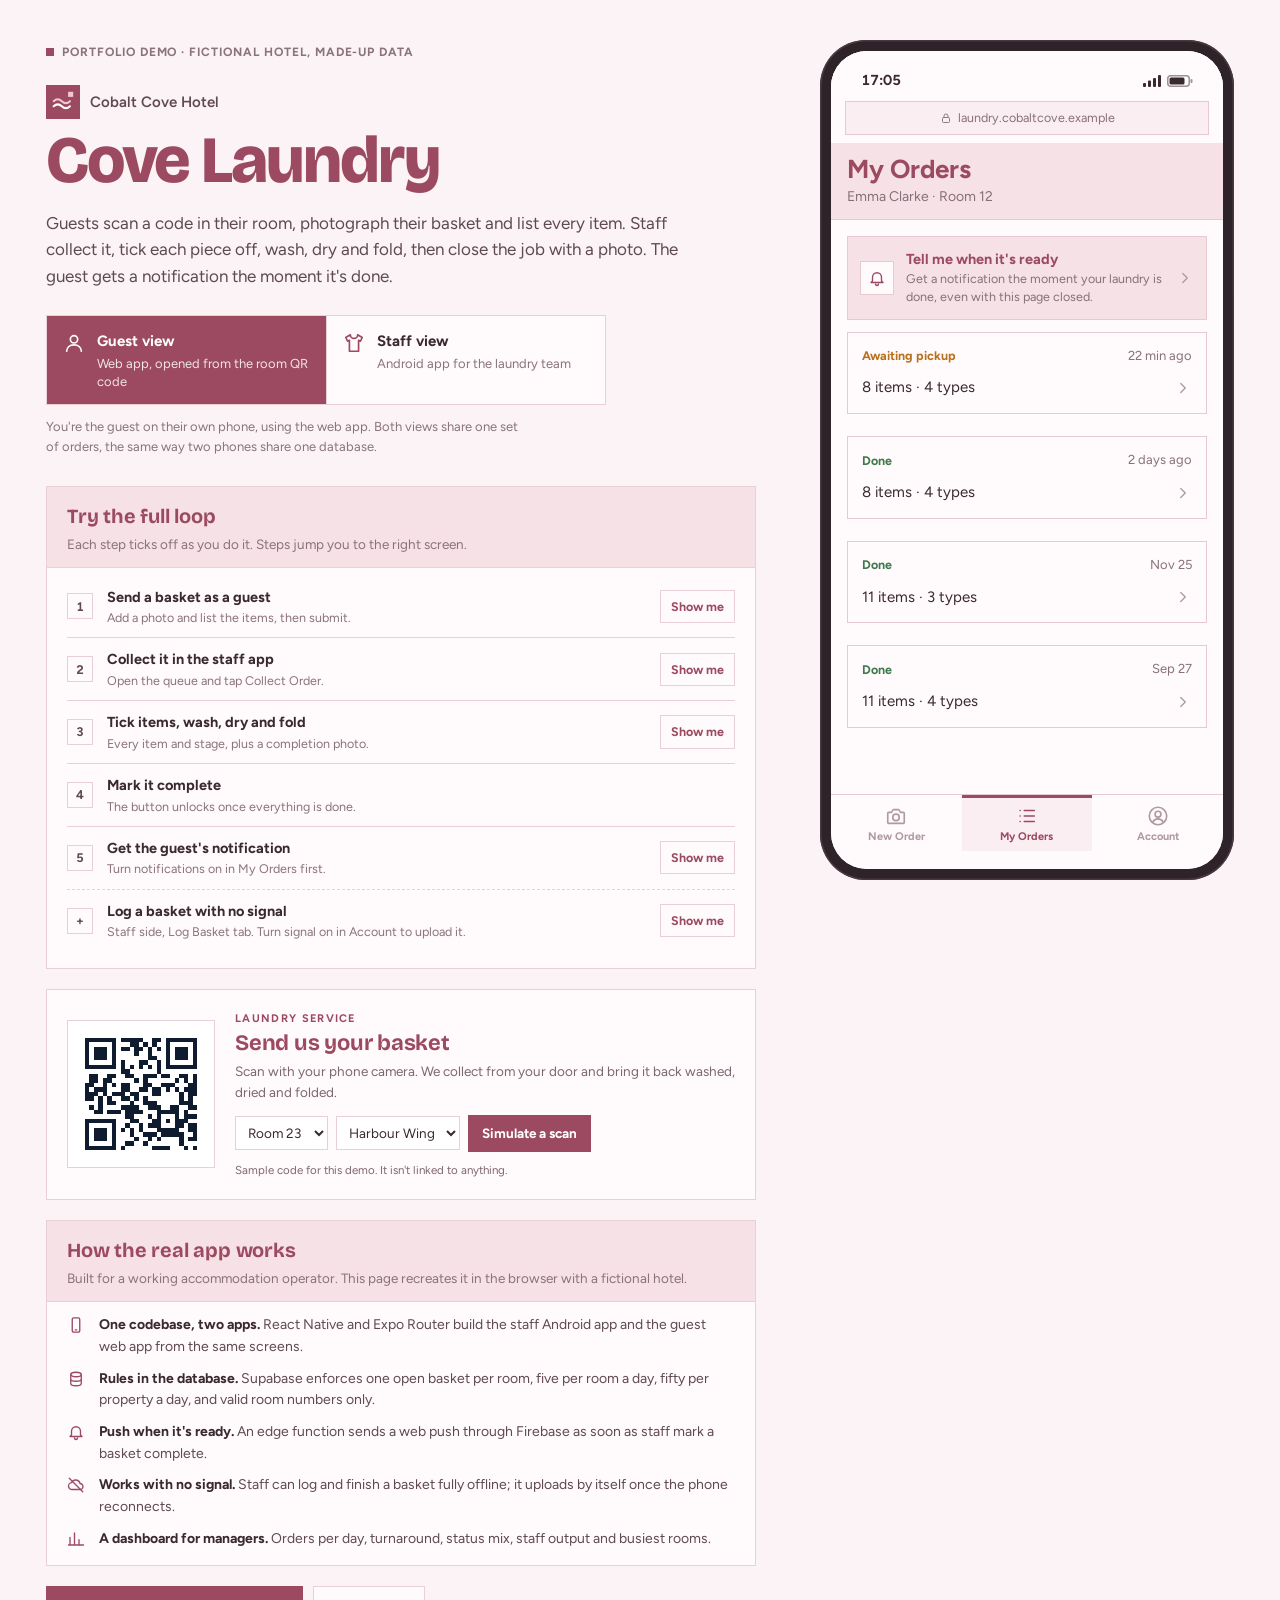
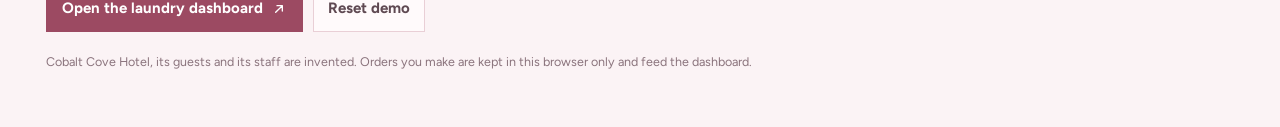
<file: demos/cove-laundry/index.html>
<!doctype html>
<html lang="en">
<head>
<meta charset="utf-8">
<meta name="viewport" content="width=device-width, initial-scale=1, viewport-fit=cover">
<title>Cove Laundry</title>
<meta name="claude:viewport-fit-sides" content="cover">
<meta name="description" content="Interactive demo of a hotel laundry app: guests send a basket from a QR code in their room, staff collect, process and complete it.">
<link rel="preconnect" href="https://fonts.googleapis.com">
<link rel="preconnect" href="https://fonts.gstatic.com" crossorigin>
<link rel="stylesheet" href="https://fonts.googleapis.com/css2?family=Bricolage+Grotesque:opsz,wght@12..96,500;12..96,700;12..96,800&family=Figtree:wght@400;500;600;700&display=swap">
<style>

:root {
  
  --bg: #fbf3f5;          /* page background */
  --panel: #fffafb;       /* boxes on the page */
  --band: #f6e1e7;        /* tinted header strips */
  --ink: #3a2a30;         /* main text */
  --ink-2: #5f4952;       /* secondary text */
  --muted: #8a737c;       /* hints and captions */
  --line: #e9cfd6;        /* borders */
  --accent: #9c4a62;      /* buttons, links, highlights */
  --accent-ink: #ffffff;  /* text on accent buttons */
  --soft: #f6e1e7;        /* selected / hover fill */
  --bezel: #2e2328;       /* phone frame */
  --bezel-edge: #4a3940;
  --paper: #fffafb;       /* the printed room card */
  --paper-ink: #3a2a30;
  --paper-muted: #7d6770;
  --paper-line: #e9cfd6;
  --done: #3f7a4e;        /* ticked steps */

  --f-display: "Bricolage Grotesque", "Segoe UI", system-ui, sans-serif;
  --f-body: "Figtree", "Segoe UI", system-ui, -apple-system, sans-serif;

  
  --s-bg: #fffafb;         /* screen background */
  --s-band: #f6e1e7;       /* header strip at the top of each screen */
  --s-surface: #fffafb;    /* rows and panels */
  --s-hover: #fbeef2;      /* row hover */
  --s-border: #e6c9d1;     /* all lines and outlines */
  --s-accent: #9c4a62;     /* titles, buttons, active tab */
  --s-accent-l: #b55e78;   /* "In progress", secondary buttons */
  --s-accent-soft: #f6e1e7;/* tags and tinted boxes */
  --s-grey: #b09aa2;       /* icons, inactive tabs */
  --s-text: #3a2a30;       /* body text */
  --s-muted: #86707a;      /* hints and timestamps */
  --s-success: #3f7a4e;
  --s-success-l: #e6f1e8;
  --s-warning: #b8701a;
  --s-warning-l: #fbefdf;
  --s-danger: #ae3b2e;
  --s-danger-l: #fbe9e6;
  --s-white: #ffffff;
  --s-overlay: rgba(58, 42, 48, 0.55);
  --s-push: #fffafb;
}
/* Page around the phone (dark theme). Same names, darker values. */
@media (prefers-color-scheme: dark) {
  :root:not([data-theme="light"]) {
    --bg: #1b1417; --panel: #241a1e; --band: #2e2126; --ink: #f6eaee; --ink-2: #dac6cd;
    --muted: #a8919a; --line: #3d2d33; --accent: #e6a2b5; --accent-ink: #2a1a20; --soft: #33242a;
    --bezel: #0d090b; --bezel-edge: #3d2d33; --done: #6fbf83;
    color-scheme: dark;
  }
}
:root[data-theme="dark"] {
  --bg: #1b1417; --panel: #241a1e; --band: #2e2126; --ink: #f6eaee; --ink-2: #dac6cd;
  --muted: #a8919a; --line: #3d2d33; --accent: #e6a2b5; --accent-ink: #2a1a20; --soft: #33242a;
  --bezel: #0d090b; --bezel-edge: #3d2d33; --done: #6fbf83;
  color-scheme: dark;
}

* { box-sizing: border-box; border-radius: 0; }
body {
  margin: 0;
  background: var(--bg);
  color: var(--ink);
  font: 15px/1.55 var(--f-body);
  -webkit-font-smoothing: antialiased;
}
button, input, select { font: inherit; }
:focus-visible { outline: 2px solid var(--accent); outline-offset: 2px; }

/*page around the phone*/
.page {
  max-width: 1220px;
  margin: 0 auto;
  padding-block: 40px 56px;
  padding-left: max(16px, env(safe-area-inset-left, 0px));
  padding-right: max(16px, env(safe-area-inset-right, 0px));
  display: grid;
  grid-template-columns: minmax(0, 1fr) 414px;
  grid-template-areas: "intro device" "details device";
  column-gap: 64px;
  row-gap: 28px;
  align-items: start;
}
.intro { grid-area: intro; min-width: 0; }
.details { grid-area: details; min-width: 0; display: grid; gap: 20px; }
.device-col { grid-area: device; position: sticky; top: 24px; }

.eyebrow {
  display: inline-flex; align-items: center; gap: 8px;
  font-size: 12px; font-weight: 700; letter-spacing: 0.08em; text-transform: uppercase;
  color: var(--muted);
}
.eyebrow .dot { width: 8px; height: 8px; background: var(--accent); }
.brandline { display: flex; align-items: center; gap: 10px; margin-top: 22px; color: var(--ink-2); font-weight: 600; }
.brandline svg { width: 34px; height: 34px; flex: none; }
h1 {
  font-family: var(--f-display);
  font-weight: 800;
  font-size: clamp(42px, 6vw, 66px);
  line-height: 0.98;
  letter-spacing: -0.03em;
  margin: 10px 0 16px;
  color: var(--accent);
  text-wrap: balance;
}
.lede { font-size: 17px; color: var(--ink-2); max-width: 60ch; margin: 0 0 26px; }

.modes { display: grid; grid-template-columns: 1fr 1fr; gap: 0; max-width: 560px; border: 1px solid var(--line); }
.mode {
  display: flex; gap: 12px; align-items: flex-start; text-align: left;
  padding: 14px 16px; cursor: pointer;
  background: var(--panel); color: var(--ink); border: 0;
  transition: background .15s, color .15s;
}
.mode + .mode { border-left: 1px solid var(--line); }
.mode:hover { background: var(--soft); }
.mode svg { width: 22px; height: 22px; flex: none; margin-top: 2px; color: var(--accent); }
.mode b { display: block; font-weight: 700; }
.mode span { display: block; font-size: 13px; color: var(--muted); line-height: 1.35; margin-top: 2px; }
.mode[aria-pressed="true"] { background: var(--accent); color: var(--accent-ink); }
.mode[aria-pressed="true"] svg, .mode[aria-pressed="true"] span { color: var(--accent-ink); }
.mode[aria-pressed="true"] span { opacity: .85; }
.modehint { color: var(--muted); font-size: 13px; margin: 12px 0 0; max-width: 60ch; }

.panel { background: var(--panel); border: 1px solid var(--line); }
.panel-head { background: var(--band); border-bottom: 1px solid var(--line); padding: 14px 20px 12px; }
.panel-body { padding: 8px 20px 16px; }
.panel h2 {
  font-family: var(--f-display); font-weight: 700; font-size: 20px; letter-spacing: -0.01em;
  margin: 0; color: var(--accent);
}
.panel .hint { color: var(--muted); font-size: 13.5px; margin: 2px 0 0; }

.steps { list-style: none; padding: 0; margin: 0; display: grid; }
.step {
  display: grid; grid-template-columns: 28px minmax(0, 1fr) auto; gap: 12px; align-items: center;
  padding: 10px 0; border-top: 1px solid var(--line);
}
.step:first-child { border-top: 0; }
.step .num {
  width: 26px; height: 26px; display: grid; place-items: center;
  font-size: 12.5px; font-weight: 700; border: 1px solid var(--line); color: var(--ink-2);
  font-variant-numeric: tabular-nums; background: var(--panel);
}
.step.done .num { background: var(--done); border-color: var(--done); color: #fff; }
.step .txt b { display: block; font-weight: 700; font-size: 14.5px; }
.step .txt span { display: block; font-size: 12.5px; color: var(--muted); }
.step.done .txt b { color: var(--ink-2); }
.linkbtn {
  border: 1px solid var(--line); background: var(--panel); color: var(--accent); font-weight: 700; font-size: 12.5px; cursor: pointer;
  padding: 6px 10px; white-space: nowrap;
}
.linkbtn:hover { background: var(--soft); }

/* In room card a printed tent card, paper-white in both themes. */
.roomcard {
  background: var(--paper); color: var(--paper-ink);
  border: 1px solid var(--paper-line);
  padding: 20px; display: grid; grid-template-columns: 148px minmax(0, 1fr); gap: 20px; align-items: center;
}
.qrbox { background: #fff; border: 1px solid var(--paper-line); padding: 8px; }
.qrbox svg { display: block; width: 100%; height: auto; }
.roomcard .kicker { font-size: 11px; letter-spacing: .12em; text-transform: uppercase; font-weight: 700; color: #9c4a62; }
.roomcard h3 { font-family: var(--f-display); font-size: 22px; line-height: 1.1; margin: 4px 0 6px; letter-spacing: -0.01em; color: #9c4a62; }
.roomcard p { margin: 0 0 12px; font-size: 13.5px; color: var(--paper-muted); }
.roomcard .pickrow { display: flex; flex-wrap: wrap; gap: 8px; align-items: center; }
.roomcard select {
  border: 1px solid var(--paper-line); background: #fff; color: var(--paper-ink);
  padding: 7px 8px; font-size: 13.5px; color-scheme: light;
}
.scanbtn {
  border: 0; padding: 8px 14px; cursor: pointer; font-weight: 700; font-size: 13.5px;
  background: #9c4a62; color: #fff;
}
.scanbtn:hover { background: #86394f; }
.roomcard .fine { font-size: 11.5px; color: var(--paper-muted); margin: 10px 0 0; }

.stack { margin: 0; padding: 4px 0 0; list-style: none; display: grid; gap: 10px; }
.stack li { display: grid; grid-template-columns: 22px minmax(0, 1fr); gap: 10px; font-size: 14px; color: var(--ink-2); }
.stack li svg { width: 18px; height: 18px; color: var(--accent); margin-top: 2px; }
.stack li b { color: var(--ink); font-weight: 700; }

.actions { display: flex; flex-wrap: wrap; gap: 10px; align-items: center; }
.cta {
  display: inline-flex; align-items: center; gap: 8px; text-decoration: none;
  background: var(--accent); color: var(--accent-ink); font-weight: 700;
  padding: 11px 16px; border: 0; cursor: pointer;
}
.cta svg { width: 16px; height: 16px; }
.ghost {
  display: inline-flex; align-items: center; gap: 8px; cursor: pointer;
  background: var(--panel); color: var(--ink-2); border: 1px solid var(--line);
  padding: 10px 14px; font-weight: 700;
}
.ghost:hover { color: var(--ink); border-color: var(--muted); }
.ghost.warn { color: #ae3b2e; border-color: #ae3b2e; }
.small { color: var(--muted); font-size: 12.5px; margin: 0; }

/*phone*/
.phone {
  width: 414px; max-width: 100%;
  height: clamp(640px, calc(100vh - 48px), 840px);
  padding: 11px; border-radius: 46px;
  background: var(--bezel);
  box-shadow: inset 0 0 0 1.5px var(--bezel-edge);
}
.screen {
  position: relative; height: 100%; overflow: hidden; border-radius: 36px;
  background: var(--s-bg); color: var(--s-text);
  display: flex; flex-direction: column;
  font-family: var(--f-body); font-size: 15px; line-height: 1.45;
  color-scheme: light;
}
#app { display: flex; flex-direction: column; height: 100%; min-height: 0; }
.sbar {
  flex: none; height: 46px; padding: 14px 30px 0; display: flex; align-items: center; justify-content: space-between;
  font-weight: 700; font-size: 14.5px; color: var(--s-text); background: var(--s-surface);
  font-variant-numeric: tabular-nums;
}
.sbar.staff { background: var(--s-band); }
.sbar .icons { display: flex; align-items: center; gap: 6px; }
.sbar .icons svg { height: 12px; width: auto; }
.sbar .nosig { font-size: 11.5px; font-weight: 700; color: var(--s-warning); }
.urlbar {
  flex: none; margin: 4px 14px 8px; padding: 7px 12px;
  background: var(--s-hover); border: 1px solid var(--s-border); color: var(--s-muted); font-size: 12.5px;
  display: flex; align-items: center; gap: 6px; justify-content: center;
}
.urlbar svg { width: 12px; height: 12px; }
.urlwrap { background: var(--s-surface); flex: none; }
.view { flex: 1; min-height: 0; overflow-y: auto; overscroll-behavior: contain; scrollbar-width: thin; }
.pad { padding: 16px 16px 28px; }

/* Header strip at the top of every screen*/
.band {
  position: sticky; top: 0; z-index: 2;
  background: var(--s-band); border-bottom: 1px solid var(--s-border);
  padding: 12px 16px 12px;
}
.band.detail { display: flex; align-items: center; justify-content: space-between; gap: 12px; padding: 10px 16px; }
.band-title { font-weight: 700; font-size: 17px; color: var(--s-accent); text-align: right; }
.backbtn {
  border: 1px solid var(--s-border); background: var(--s-surface); color: var(--s-accent);
  font-weight: 700; font-size: 14px; padding: 6px 16px; cursor: pointer;
}
.backbtn:hover { background: var(--s-hover); }
.s-title { font-size: 26px; font-weight: 700; margin: 0; color: var(--s-accent); line-height: 1.15; }
.s-sub { color: var(--s-muted); margin: 2px 0 0; font-size: 14px; }
.pad > .s-sub { margin: 2px 0 14px; }
.inline-head { margin-bottom: 18px; }
.inline-head .s-sub { margin-top: 4px; }

.tabbar {
  flex: none; display: grid; background: var(--s-surface); border-top: 1px solid var(--s-border);
  padding: 0 0 18px;
}
.tab {
  border: 0; border-top: 3px solid transparent; background: none; cursor: pointer; display: grid; justify-items: center; gap: 2px;
  color: var(--s-grey); font-size: 11px; font-weight: 700; padding: 7px 2px 6px;
}
.tab svg { width: 22px; height: 22px; }
.tab[aria-current="page"] { color: var(--s-accent); border-top-color: var(--s-accent); background: var(--s-hover); }

.card {
  background: var(--s-surface); border: 1px solid var(--s-border); padding: 14px;
}
.card + .card { margin-top: 12px; }
.card h3 { margin: 0; font-size: 16px; font-weight: 700; color: var(--s-accent); }
.card .h-hint { color: var(--s-muted); font-size: 13px; font-weight: 500; margin: 3px 0 12px; }
.card-row { display: flex; align-items: center; gap: 10px; justify-content: space-between; }
.tap { cursor: pointer; transition: background .12s; display: block; width: 100%; text-align: left; font: inherit; color: inherit; }
.tap:hover { background: var(--s-hover); }
.tap.card-row { display: flex; }
.list { display: grid; gap: 10px; }


.badge { display: inline-block; flex: none; font-size: 12.5px; font-weight: 700; white-space: nowrap; padding: 0; }
.b-pending { color: var(--s-warning); }
.b-in_progress { color: var(--s-accent-l); }
.b-completed { color: var(--s-success); }

.meta { color: var(--s-muted); font-size: 13px; }
.who { font-weight: 700; font-size: 16px; color: var(--s-accent); }
.chev { width: 18px; height: 18px; color: var(--s-grey); flex: none; }
.hint-line { display: flex; align-items: center; gap: 6px; margin-top: 8px; color: var(--s-warning); font-size: 12.5px; font-weight: 700; }
.hint-line svg { width: 15px; height: 15px; }
.unsynced {
  display: inline-flex; align-items: center; gap: 6px; margin-top: 6px;
  background: var(--s-warning-l); color: var(--s-warning); border: 1px solid #efd3ad; padding: 2px 8px;
  font-size: 11.5px; font-weight: 700;
}
.unsynced svg { width: 13px; height: 13px; }

.btn {
  display: inline-flex; align-items: center; justify-content: center; gap: 8px;
  height: 46px; padding: 0 16px; cursor: pointer; width: 100%;
  font-weight: 700; font-size: 15px; border: 1px solid transparent; text-decoration: none;
}
.btn svg { width: 18px; height: 18px; }
.btn.lg { height: 50px; font-size: 16px; }
.btn.primary { background: var(--s-accent); color: var(--s-white); }
.btn.primary:hover:not(:disabled) { background: #86394f; }
.btn.secondary { background: var(--s-accent-l); color: var(--s-white); }
.btn.outline { background: var(--s-surface); color: var(--s-accent); border-color: var(--s-border); }
.btn.outline:hover:not(:disabled) { background: var(--s-hover); }
.btn:disabled, .btn[aria-disabled="true"] { opacity: .42; cursor: not-allowed; }
.btn-row { display: flex; gap: 8px; }
.mt { margin-top: 12px; }
.mt-l { margin-top: 18px; }

.field { display: grid; gap: 5px; }
.field + .field { margin-top: 14px; }
.field > span { font-size: 13px; font-weight: 700; color: var(--s-muted); }
.input {
  width: 100%; height: 44px; padding: 0 12px; font-size: 15px;
  border: 1px solid var(--s-border); background: #fff; color: var(--s-text);
  appearance: none;
}
select.input {
  background-image: url("data:image/svg+xml,%3Csvg xmlns='http://www.w3.org/2000/svg' viewBox='0 0 24 24' fill='none' stroke='%23B09AA2' stroke-width='2'%3E%3Cpath d='M6 9l6 6 6-6'/%3E%3C/svg%3E");
  background-repeat: no-repeat; background-position: right 12px center; background-size: 18px; padding-right: 38px;
}
.input::placeholder { color: var(--s-grey); }
.input:focus { outline: 2px solid var(--s-accent-l); outline-offset: -1px; }

.photo { position: relative; overflow: hidden; background: var(--s-hover); height: 180px; border: 1px solid var(--s-border); }
.photo svg, .photo img { display: block; width: 100%; height: 100%; object-fit: cover; }
.chip-x {
  position: absolute; top: 8px; right: 8px; display: inline-flex; align-items: center; gap: 4px;
  background: var(--s-overlay); color: var(--s-white); border: 0; padding: 5px 10px;
  font-size: 12px; font-weight: 700; cursor: pointer;
}
.chip-x svg { width: 13px; height: 13px; }

.items { display: grid; margin-bottom: 12px; border-top: 1px solid var(--s-border); }
.item {
  display: flex; align-items: center; gap: 10px; padding: 9px 0; border-bottom: 1px solid var(--s-border);
  font: inherit; color: inherit; background: none; border-left: 0; border-right: 0; border-top: 0; text-align: left; width: 100%;
}
button.item { cursor: pointer; }
button.item:hover:not(:disabled) { background: var(--s-hover); }
button.item:disabled { cursor: default; }
.qty {
  min-width: 28px; height: 24px; background: var(--s-accent-soft); color: var(--s-accent); border: 1px solid var(--s-border);
  display: inline-grid; place-items: center; padding: 0 6px; font-size: 12.5px; font-weight: 700;
  font-variant-numeric: tabular-nums;
}
.item .nm { flex: 1; }
.item .nm.checked { color: var(--s-muted); text-decoration: line-through; }
.item svg { width: 20px; height: 20px; flex: none; }
.icon-btn { border: 0; background: none; cursor: pointer; padding: 4px; display: grid; place-items: center; }
.icon-btn svg { width: 18px; height: 18px; }
.c-danger { color: var(--s-danger); }
.c-success { color: var(--s-success); }
.c-grey { color: var(--s-grey); }

.addrow { display: flex; gap: 8px; }
.addrow .input { flex: 1; min-width: 0; }
.stepper {
  display: flex; align-items: center; height: 44px; padding: 0 2px;
  background: #fff; border: 1px solid var(--s-border);
}
.stepper button { width: 30px; height: 30px; border: 0; background: none; color: var(--s-accent); cursor: pointer; display: grid; place-items: center; }
.stepper button:hover { background: var(--s-hover); }
.stepper button svg { width: 16px; height: 16px; }
.stepper b { min-width: 22px; text-align: center; font-variant-numeric: tabular-nums; }
.quick { display: flex; flex-wrap: wrap; gap: 6px; margin-top: 10px; }
.quick button {
  border: 1px solid var(--s-border); background: var(--s-surface); color: var(--s-muted);
  padding: 4px 10px; font-size: 12.5px; font-weight: 600; cursor: pointer;
}
.quick button:hover { color: var(--s-accent); border-color: var(--s-accent); }

.banner {
  display: flex; gap: 12px; align-items: center; padding: 12px; margin-bottom: 12px;
  background: var(--s-accent-soft); border: 1px solid var(--s-border); cursor: pointer; width: 100%; text-align: left;
  color: var(--s-text); font: inherit;
}
.banner:hover { background: #f2d6de; }
.banner .ic { width: 34px; height: 34px; background: var(--s-surface); border: 1px solid var(--s-border); display: grid; place-items: center; color: var(--s-accent); flex: none; }
.banner .ic svg { width: 18px; height: 18px; }
.banner b { display: block; font-size: 14.5px; color: var(--s-accent); }
.banner span { display: block; font-size: 12.5px; color: var(--s-muted); }
.banner.ok { background: var(--s-success-l); border-color: #cfe3d3; cursor: default; }
.banner.ok b { color: var(--s-success); }
.banner.ok .ic { color: var(--s-success); border-color: #cfe3d3; }

.note {
  display: flex; gap: 10px; align-items: flex-start; padding: 12px;
  background: var(--s-accent-soft); border: 1px solid var(--s-border); color: var(--s-text); font-size: 13px; margin-bottom: 14px;
}
.note svg { width: 18px; height: 18px; color: var(--s-accent); flex: none; margin-top: 1px; }
.error {
  display: flex; gap: 10px; align-items: flex-start; padding: 12px;
  background: var(--s-danger-l); border: 1px solid #efc9c3; color: #8f2a20; font-size: 13.5px; margin-bottom: 12px;
}
.error svg { width: 18px; height: 18px; flex: none; margin-top: 1px; }
.error.warn { background: var(--s-warning-l); border-color: #efd3ad; color: var(--s-warning); }

.timeline { display: grid; }
.tl { display: grid; grid-template-columns: 22px minmax(0, 1fr); gap: 12px; }
.tl .mk { display: grid; justify-items: center; }
.tl .dot { width: 20px; height: 20px; border: 1px solid var(--s-border); background: #fff; display: grid; place-items: center; }
.tl .dot svg { width: 12px; height: 12px; color: var(--s-white); }
.tl.done .dot { background: var(--s-success); border-color: var(--s-success); }
.tl .ln { width: 2px; flex: 1; min-height: 22px; background: var(--s-border); }
.tl.done .ln { background: var(--s-success); }
.tl .tx { padding-bottom: 14px; }
.tl .tx b { display: block; font-weight: 700; color: var(--s-muted); }
.tl.done .tx b { color: var(--s-text); }
.tl .tx span { font-size: 12.5px; color: var(--s-muted); }

.stages { display: grid; grid-template-columns: repeat(3, 1fr); border: 1px solid var(--s-border); }
.stage {
  display: grid; justify-items: center; gap: 4px; padding: 12px 6px; cursor: pointer;
  border: 0; background: var(--s-surface); color: var(--s-muted); font-weight: 700; font-size: 13px;
}
.stage + .stage { border-left: 1px solid var(--s-border); }
.stage svg { width: 20px; height: 20px; }
.stage.on { background: var(--s-success-l); color: var(--s-success); }
.stage:disabled { opacity: .55; cursor: default; }
.chips { display: flex; gap: 6px; flex-wrap: wrap; }
.chipst { display: inline-flex; align-items: center; gap: 5px; padding: 3px 9px; font-size: 12.5px; font-weight: 700; background: var(--s-hover); border: 1px solid var(--s-border); color: var(--s-muted); }
.chipst.on { background: var(--s-success-l); border-color: #cfe3d3; color: var(--s-success); }
.chipst svg { width: 14px; height: 14px; }

.profile { display: grid; justify-items: center; text-align: center; padding: 22px 16px; }
.avatar { width: 60px; height: 60px; background: var(--s-accent); color: var(--s-white); display: grid; place-items: center; margin-bottom: 10px; }
.avatar svg { width: 28px; height: 28px; }
.profile .nm { font-size: 19px; font-weight: 700; color: var(--s-accent); }
.roletag { margin-top: 10px; background: var(--s-accent-soft); border: 1px solid var(--s-border); color: var(--s-accent); padding: 2px 10px; font-size: 12px; font-weight: 700; }
.statrow { display: grid; grid-template-columns: repeat(3, 1fr); margin-top: 12px; border: 1px solid var(--s-border); }
.stat { text-align: center; padding: 10px 4px; }
.stat + .stat { border-left: 1px solid var(--s-border); }
.stat b { display: block; font-size: 24px; font-weight: 700; font-variant-numeric: tabular-nums; }
.stat span { font-size: 12px; color: var(--s-muted); font-weight: 600; }
.switch {
  width: 48px; height: 26px; border: 1px solid var(--s-border); cursor: pointer; position: relative; flex: none;
  background: var(--s-hover); transition: background .15s;
}
.switch::after { content: ""; position: absolute; top: 3px; left: 3px; width: 18px; height: 18px; background: var(--s-grey); transition: transform .15s, background .15s; }
.switch[aria-checked="true"] { background: var(--s-success-l); border-color: var(--s-success); }
.switch[aria-checked="true"]::after { transform: translateX(22px); background: var(--s-success); }

.empty { text-align: center; padding: 48px 18px; color: var(--s-muted); }
.empty svg { width: 44px; height: 44px; color: var(--s-grey); }
.empty b { display: block; color: var(--s-accent); font-size: 16px; margin: 8px 0 4px; }
.empty span { font-size: 13.5px; }

.hotelmark { display: flex; align-items: center; gap: 10px; margin: 4px 0 26px; }
.hotelmark svg { width: 40px; height: 40px; }
.hotelmark b { display: block; font-size: 15px; color: var(--s-accent); }
.hotelmark span { display: block; font-size: 12px; color: var(--s-muted); letter-spacing: .06em; text-transform: uppercase; font-weight: 700; }
.namechips { display: flex; flex-wrap: wrap; gap: 6px; margin-top: 10px; }
.namechips button { border: 1px solid var(--s-border); background: var(--s-surface); color: var(--s-text); padding: 5px 11px; font-size: 13px; cursor: pointer; }
.namechips button:hover { border-color: var(--s-accent); color: var(--s-accent); }
.offline-note { display: flex; gap: 10px; padding: 12px; background: var(--s-accent-soft); border: 1px solid var(--s-border); font-size: 13px; color: var(--s-text); margin-bottom: 12px; }
.offline-note svg { width: 18px; height: 18px; color: var(--s-accent); flex: none; margin-top: 1px; }
.listnote { text-align: center; color: var(--s-muted); font-size: 12.5px; padding: 6px 0 0; }

/* toasts, push notifications and sheets live above the re-rendered app */
#toasts { position: absolute; left: 10px; right: 10px; top: 50px; display: grid; gap: 8px; z-index: 30; pointer-events: none; }
.toast {
  pointer-events: auto; background: var(--s-text); color: var(--s-white); padding: 12px 14px;
  font-size: 13.5px; animation: drop .25s ease-out; border-left: 4px solid var(--s-accent-l);
}
.toast b { display: block; font-size: 14px; }
.toast.push {
  background: var(--s-push); color: var(--s-text); border: 1px solid var(--s-border); border-left: 4px solid var(--s-accent); cursor: pointer;
  display: grid; grid-template-columns: 36px minmax(0, 1fr); gap: 10px; align-items: start;
  box-shadow: 0 8px 24px rgba(58, 42, 48, .16);
}
.toast.push .appic { width: 36px; height: 36px; background: var(--s-accent); display: grid; place-items: center; color: #fff; }
.toast.push .appic svg { width: 20px; height: 20px; }
.toast.push small { display: block; color: var(--s-muted); font-size: 11.5px; }
.toast.push b { color: var(--s-accent); }
.toast.push span { display: block; color: var(--s-muted); }
@keyframes drop { from { transform: translateY(-14px); opacity: 0; } to { transform: none; opacity: 1; } }
#sheet[hidden] { display: none; }
#sheet { position: absolute; inset: 0; background: var(--s-overlay); z-index: 40; display: grid; align-items: end; }
.sheetbox { background: var(--s-surface); border-top: 4px solid var(--s-accent); padding: 20px 18px 30px; animation: rise .22s ease-out; }
.sheetbox h3 { margin: 0 0 6px; font-size: 18px; color: var(--s-accent); }
.sheetbox p { margin: 0 0 18px; color: var(--s-muted); font-size: 14px; }
@keyframes rise { from { transform: translateY(30px); opacity: .4; } to { transform: none; opacity: 1; } }
@media (prefers-reduced-motion: reduce) { .toast, .sheetbox { animation: none; } }

@media (max-width: 1040px) {
  .page { grid-template-columns: minmax(0, 1fr); grid-template-areas: "intro" "device" "details"; padding-block: 28px 48px; }
  .device-col { position: static; justify-self: center; width: 100%; max-width: 414px; }
  .phone { height: 780px; }
}
@media (max-width: 480px) {
  .phone { padding: 0; border-radius: 0; height: 740px; box-shadow: 0 0 0 1px var(--line); }
  .screen { border-radius: 0; }
  .sbar { padding: 6px 18px 0; height: 34px; }
  .modes { grid-template-columns: 1fr; }
  .mode + .mode { border-left: 0; border-top: 1px solid var(--line); }
  .roomcard { grid-template-columns: 1fr; justify-items: start; }
  .roomcard .qrbox { width: 150px; }
  .panel-head, .panel-body { padding-left: 16px; padding-right: 16px; }
}
</style>
</head>
<body>

<div class="page">
  <header class="intro">
    <div class="eyebrow"><span class="dot"></span>Portfolio demo · fictional hotel, made-up data</div>
    <div class="brandline">
      <svg viewBox="0 0 40 40" aria-hidden="true"><rect width="40" height="40" fill="#9c4a62"/><path d="M9 25c3.2-3 6.4-3 9.6 0s6.4 3 9.6 0" fill="none" stroke="#fff" stroke-width="2.4" stroke-linecap="round"/><path d="M9 19c3.2-3 6.4-3 9.6 0s6.4 3 9.6 0" fill="none" stroke="#f4c6d3" stroke-width="2.4" stroke-linecap="round"/><rect x="26" y="8" width="6" height="6" fill="#f4c6d3"/></svg>
      Cobalt Cove Hotel
    </div>
    <h1>Cove Laundry</h1>
    <p class="lede">Guests scan a code in their room, photograph their basket and list every item. Staff collect it, tick each piece off, wash, dry and fold, then close the job with a photo. The guest gets a notification the moment it's done.</p>
    <div class="modes" id="modes">
      <button class="mode" type="button" data-mode="guest" aria-pressed="true">
        <svg viewBox="0 0 24 24" fill="none" stroke="currentColor" stroke-width="1.8" stroke-linecap="round" stroke-linejoin="round" aria-hidden="true"><circle cx="12" cy="8" r="4"/><path d="M4 21c0-4.4 3.6-7 8-7s8 2.6 8 7"/></svg>
        <div><b>Guest view</b><span>Web app, opened from the room QR code</span></div>
      </button>
      <button class="mode" type="button" data-mode="staff" aria-pressed="false">
        <svg viewBox="0 0 24 24" fill="none" stroke="currentColor" stroke-width="1.8" stroke-linecap="round" stroke-linejoin="round" aria-hidden="true"><path d="M8 3l-5 3 2 4 2-1v12h10V9l2 1 2-4-5-3a4 4 0 0 1-8 0z"/></svg>
        <div><b>Staff view</b><span>Android app for the laundry team</span></div>
      </button>
    </div>
    <p class="modehint" id="modeHint">Both views share one set of orders, the same way two phones share one database in the real app.</p>
  </header>

  <div class="device-col">
    <div class="phone">
      <div class="screen" id="screen">
        <div id="app"></div>
        <div id="toasts" aria-live="polite"></div>
        <div id="sheet" hidden></div>
      </div>
    </div>
  </div>

  <aside class="details">
    <section class="panel" aria-labelledby="tourTitle">
      <div class="panel-head">
        <h2 id="tourTitle">Try the full loop</h2>
        <p class="hint">Each step ticks off as you do it. Steps jump you to the right screen.</p>
      </div>
      <div class="panel-body"><ol class="steps" id="steps"></ol></div>
    </section>

    <section class="roomcard" aria-label="In-room QR card">
      <div class="qrbox" id="qr"></div>
      <div>
        <div class="kicker">Laundry service</div>
        <h3>Send us your basket</h3>
        <p>Scan with your phone camera. We collect from your door and bring it back washed, dried and folded.</p>
        <div class="pickrow">
          <select id="qrRoom" aria-label="Room on the card"></select>
          <select id="qrSite" aria-label="Property on the card"></select>
          <button class="scanbtn" type="button" id="scanBtn">Simulate a scan</button>
        </div>
        <p class="fine">Sample code for this demo. It isn't linked to anything.</p>
      </div>
    </section>

    <section class="panel" aria-labelledby="stackTitle">
      <div class="panel-head">
        <h2 id="stackTitle">How the real app works</h2>
        <p class="hint">Built for a working accommodation operator. This page recreates it in the browser with a fictional hotel.</p>
      </div>
      <div class="panel-body"><ul class="stack">
        <li><svg viewBox="0 0 24 24" fill="none" stroke="currentColor" stroke-width="1.8" stroke-linecap="round" stroke-linejoin="round"><rect x="7" y="2.5" width="10" height="19" rx="2"/><path d="M11 18.5h2"/></svg><div><b>One codebase, two apps.</b> React Native and Expo Router build the staff Android app and the guest web app from the same screens.</div></li>
        <li><svg viewBox="0 0 24 24" fill="none" stroke="currentColor" stroke-width="1.8" stroke-linecap="round" stroke-linejoin="round"><ellipse cx="12" cy="6" rx="7" ry="3"/><path d="M5 6v12c0 1.7 3.1 3 7 3s7-1.3 7-3V6M5 12c0 1.7 3.1 3 7 3s7-1.3 7-3"/></svg><div><b>Rules in the database.</b> Supabase enforces one open basket per room, five per room a day, fifty per property a day, and valid room numbers only.</div></li>
        <li><svg viewBox="0 0 24 24" fill="none" stroke="currentColor" stroke-width="1.8" stroke-linecap="round" stroke-linejoin="round"><path d="M6 16V11a6 6 0 1 1 12 0v5l2 2H4z"/><path d="M10 20a2 2 0 0 0 4 0"/></svg><div><b>Push when it's ready.</b> An edge function sends a web push through Firebase as soon as staff mark a basket complete.</div></li>
        <li><svg viewBox="0 0 24 24" fill="none" stroke="currentColor" stroke-width="1.8" stroke-linecap="round" stroke-linejoin="round"><path d="M7 18h10a4 4 0 0 0 .5-8A6 6 0 0 0 6.2 8.8 4.6 4.6 0 0 0 7 18z"/><path d="M3 3l18 18"/></svg><div><b>Works with no signal.</b> Staff can log and finish a basket fully offline; it uploads by itself once the phone reconnects.</div></li>
        <li><svg viewBox="0 0 24 24" fill="none" stroke="currentColor" stroke-width="1.8" stroke-linecap="round" stroke-linejoin="round"><path d="M4 20V10M10 20V4M16 20v-7M22 20H2"/></svg><div><b>A dashboard for managers.</b> Orders per day, turnaround, status mix, staff output and busiest rooms.</div></li>
      </ul></div>
    </section>

    <div class="actions">
      <a class="cta" href="dashboard.html" target="_blank" rel="noopener">Open the laundry dashboard
        <svg viewBox="0 0 24 24" fill="none" stroke="currentColor" stroke-width="2" stroke-linecap="round" stroke-linejoin="round"><path d="M7 17L17 7M9 7h8v8"/></svg></a>
      <button class="ghost" type="button" id="resetBtn">Reset demo</button>
    </div>
    <p class="small">Cobalt Cove Hotel, its guests and its staff are invented. Orders you make are kept in this browser only and feed the dashboard.</p>
  </aside>
</div>

<script src="demo-data.js"></script>
<script>
(function () {
  "use strict";
  var D = window.CoveData;
  var S = D.load();

  /*icons */
  var P = {
    camera: '<path d="M4 8h3l2-3h6l2 3h3a1 1 0 0 1 1 1v10a1 1 0 0 1-1 1H4a1 1 0 0 1-1-1V9a1 1 0 0 1 1-1z"/><circle cx="12" cy="13.5" r="3.5"/>',
    list: '<path d="M9 6h11M9 12h11M9 18h11M4.5 6h.01M4.5 12h.01M4.5 18h.01"/>',
    user: '<circle cx="12" cy="12" r="9.5"/><circle cx="12" cy="10" r="3.2"/><path d="M6.2 18.6c1.3-2.3 3.4-3.4 5.8-3.4s4.5 1.1 5.8 3.4"/>',
    person: '<circle cx="12" cy="8" r="4"/><path d="M4 21c0-4.4 3.6-7 8-7s8 2.6 8 7"/>',
    tray: '<path d="M3 13l2.5-7h13L21 13v6a1 1 0 0 1-1 1H4a1 1 0 0 1-1-1z"/><path d="M3 13h5l1 2h6l1-2h5"/>',
    plusCircle: '<circle cx="12" cy="12" r="9.5"/><path d="M12 8v8M8 12h8"/>',
    checkDone: '<path d="M2 13l4 4L16 7"/><path d="M12 15l2 2L22 7"/>',
    chevR: '<path d="M9 6l6 6-6 6"/>',
    chevL: '<path d="M15 6l-6 6 6 6"/>',
    trash: '<path d="M4 7h16M10 11v6M14 11v6M6 7l1 13h10l1-13M9 7V4h6v3"/>',
    water: '<path d="M12 3s6 6.5 6 11a6 6 0 0 1-12 0c0-4.5 6-11 6-11z"/>',
    sun: '<circle cx="12" cy="12" r="4"/><path d="M12 2.5v2M12 19.5v2M4.6 4.6l1.4 1.4M18 18l1.4 1.4M2.5 12h2M19.5 12h2M4.6 19.4L6 18M18 6l1.4-1.4"/>',
    fold: '<path d="M12 3l9 5-9 5-9-5 9-5z"/><path d="M3 13l9 5 9-5"/>',
    basket: '<path d="M3 10h18l-2 9.5a1 1 0 0 1-1 .5H6a1 1 0 0 1-1-.5z"/><path d="M8 10l4-6 4 6M9 14v3M12 14v3M15 14v3"/>',
    bell: '<path d="M6 16V11a6 6 0 1 1 12 0v5l2 2H4z"/><path d="M10 20a2 2 0 0 0 4 0"/>',
    bellOff: '<path d="M6 16V11a6 6 0 0 1 9.4-4.9M18 11v5l2 2H8"/><path d="M10 20a2 2 0 0 0 4 0M3 3l18 18"/>',
    phone: '<rect x="7" y="2.5" width="10" height="19" rx="2"/><path d="M11 18.5h2"/>',
    cloudOff: '<path d="M7 18h10a4 4 0 0 0 .5-8A6 6 0 0 0 6.2 8.8 4.6 4.6 0 0 0 7 18z"/><path d="M3 3l18 18"/>',
    image: '<rect x="3" y="4" width="18" height="16" rx="2"/><circle cx="9" cy="10" r="2"/><path d="M21 16l-5-5-9 9"/>',
    close: '<path d="M6 6l12 12M18 6L6 18"/>',
    swap: '<path d="M4 8h15l-3-3M20 16H5l3 3"/>',
    check: '<path d="M5 12.5l4.5 4.5L19 7.5"/>',
    plus: '<path d="M12 5v14M5 12h14"/>',
    minus: '<path d="M5 12h14"/>',
    sparkles: '<path d="M12 3l1.8 5.2L19 10l-5.2 1.8L12 17l-1.8-5.2L5 10l5.2-1.8z"/><path d="M19 16l.7 1.8 1.8.7-1.8.7L19 21l-.7-1.8-1.8-.7 1.8-.7z"/>',
    shirt: '<path d="M8 3l-5 3 2 4 2-1v12h10V9l2 1 2-4-5-3a4 4 0 0 1-8 0z"/>',
    pin: '<path d="M12 21s-7-6.2-7-11a7 7 0 0 1 14 0c0 4.8-7 11-7 11z"/><circle cx="12" cy="10" r="2.5"/>',
    qr: '<rect x="3" y="3" width="7" height="7" rx="1"/><rect x="14" y="3" width="7" height="7" rx="1"/><rect x="3" y="14" width="7" height="7" rx="1"/><path d="M14 14h3v3h-3zM20 14v.01M14 20h.01M17 17h4v4h-4"/>',
    lock: '<rect x="5" y="11" width="14" height="10" rx="2"/><path d="M8 11V8a4 4 0 0 1 8 0v3"/>',
    alert: '<circle cx="12" cy="12" r="9.5"/><path d="M12 7.5v5.5M12 16.5h.01"/>',
    upload: '<path d="M12 16V4M7 9l5-5 5 5M4 20h16"/>',
  };
  function ic(name, cls) {
    return '<svg class="' + (cls || "") + '" viewBox="0 0 24 24" fill="none" stroke="currentColor" stroke-width="1.8" stroke-linecap="round" stroke-linejoin="round" aria-hidden="true">' + P[name] + "</svg>";
  }
  function checkCircle(cls) {
    return '<svg class="' + (cls || "") + '" viewBox="0 0 24 24" aria-hidden="true"><circle cx="12" cy="12" r="10" fill="currentColor"/><path d="M7.5 12.5l3 3 6-6.5" fill="none" stroke="#fff" stroke-width="2" stroke-linecap="round" stroke-linejoin="round"/></svg>';
  }
  function ring(cls) {
    return '<svg class="' + (cls || "") + '" viewBox="0 0 24 24" aria-hidden="true"><circle cx="12" cy="12" r="9" fill="none" stroke="currentColor" stroke-width="1.8"/></svg>';
  }
  function boxChecked(cls) {
    return '<svg class="' + (cls || "") + '" viewBox="0 0 24 24" aria-hidden="true"><rect x="3" y="3" width="18" height="18" rx="4" fill="currentColor"/><path d="M7.5 12.5l3 3 6-6.5" fill="none" stroke="#fff" stroke-width="2" stroke-linecap="round" stroke-linejoin="round"/></svg>';
  }
  function boxEmpty(cls) {
    return '<svg class="' + (cls || "") + '" viewBox="0 0 24 24" aria-hidden="true"><rect x="3.9" y="3.9" width="16.2" height="16.2" rx="3.5" fill="none" stroke="currentColor" stroke-width="1.8"/></svg>';
  }
  var LOGO = '<svg viewBox="0 0 40 40" aria-hidden="true"><rect width="40" height="40" fill="#9c4a62"/><path d="M9 25c3.2-3 6.4-3 9.6 0s6.4 3 9.6 0" fill="none" stroke="#fff" stroke-width="2.4" stroke-linecap="round"/><path d="M9 19c3.2-3 6.4-3 9.6 0s6.4 3 9.6 0" fill="none" stroke="#f4c6d3" stroke-width="2.4" stroke-linecap="round"/><rect x="26" y="8" width="6" height="6" fill="#f4c6d3"/></svg>';

  /* ---------------------------------------------------------- helpers */
  function esc(s) {
    return String(s == null ? "" : s).replace(/[&<>"']/g, function (c) {
      return { "&": "&amp;", "<": "&lt;", ">": "&gt;", '"': "&quot;", "'": "&#39;" }[c];
    });
  }
  function rand(seed) {
    var a = seed | 0;
    return function () {
      a |= 0; a = (a + 0x6d2b79f5) | 0;
      var t = Math.imul(a ^ (a >>> 15), 1 | a);
      t = (t + Math.imul(t ^ (t >>> 7), 61 | t)) ^ t;
      return ((t ^ (t >>> 14)) >>> 0) / 4294967296;
    };
  }
  function hash(str) {
    var h = 2166136261;
    for (var i = 0; i < str.length; i++) { h ^= str.charCodeAt(i); h = Math.imul(h, 16777619); }
    return h >>> 0;
  }
  function fmtRel(iso) {
    var m = (Date.now() - new Date(iso).getTime()) / 6e4;
    if (m < 1) return "just now";
    if (m < 60) return Math.round(m) + " min ago";
    var h = m / 60;
    if (h < 24) return Math.round(h) + " h ago";
    var d = Math.floor(h / 24);
    if (d === 1) return "yesterday";
    if (d < 7) return d + " days ago";
    return new Date(iso).toLocaleDateString(undefined, { day: "numeric", month: "short" });
  }
  function fmtDT(iso) {
    var d = new Date(iso);
    return d.toLocaleDateString(undefined, { day: "numeric", month: "short" }) + ", " +
      d.toLocaleTimeString(undefined, { hour: "2-digit", minute: "2-digit" });
  }
  function total(o) { return o.items.reduce(function (s, i) { return s + i.quantity; }, 0); }
  function plural(n, w) { return n + " " + w + (n === 1 ? "" : "s"); }
  function shortId(o) { return o.id.slice(-6).toUpperCase(); }
  function find(id) { return S.orders.filter(function (o) { return o.id === id; })[0]; }
  function isToday(iso) { return D.dayKey(iso) === D.dayKey(new Date()); }
  function persist() { D.save(S); }

  /*fake photos*/
  var CLOTH = ["#3e6fb0", "#d9534f", "#f2c14e", "#5ba37a", "#e9edf2", "#2d3142", "#9b6fb5", "#e88d67", "#78b7d0", "#c9cfd8"];
  function basketSVG(seed) {
    var r = rand(seed);
    var s = '<svg viewBox="0 0 320 180" preserveAspectRatio="xMidYMid slice" role="img" aria-label="Photo of a laundry basket">';
    s += '<rect width="320" height="180" fill="#f4eaed"/><rect y="118" width="320" height="62" fill="#e4d3d8"/>';
    s += '<path d="M0 118h320" stroke="#d6c0c7" stroke-width="2"/>';
    s += '<ellipse cx="160" cy="166" rx="104" ry="9" fill="#c4a9b1" opacity=".55"/>';
    var n = 7 + Math.floor(r() * 4);
    for (var i = 0; i < n; i++) {
      var x = 78 + r() * 164, y = 50 + r() * 26, rx = 22 + r() * 22, ry = 12 + r() * 10;
      var c = CLOTH[Math.floor(r() * CLOTH.length)];
      s += '<ellipse cx="' + x.toFixed(1) + '" cy="' + y.toFixed(1) + '" rx="' + rx.toFixed(1) + '" ry="' + ry.toFixed(1) + '" fill="' + c + '" transform="rotate(' + ((r() - 0.5) * 40).toFixed(1) + " " + x.toFixed(1) + " " + y.toFixed(1) + ')"/>';
    }
    // a sleeve hanging over the rim
    var sc = CLOTH[Math.floor(r() * 4)];
    s += '<path d="M' + (200 + r() * 30).toFixed(0) + ' 70 q 18 10 14 40" stroke="' + sc + '" stroke-width="13" fill="none" stroke-linecap="round"/>';
    s += '<path d="M58 76h204l-22 86H80z" fill="#b98a55"/>';
    for (var k = 0; k < 5; k++) { var yy = 92 + k * 15; s += '<path d="M' + (62 + k * 4.5) + " " + yy + "H" + (258 - k * 4.5) + '" stroke="#9c7142" stroke-width="2.4"/>'; }
    for (var v = 0; v < 11; v++) { var xx = 74 + v * 17.2; s += '<path d="M' + xx.toFixed(1) + ' 82 L' + (xx + (160 - xx) * 0.1).toFixed(1) + ' 160" stroke="#a87b48" stroke-width="1.6"/>'; }
    s += '<rect x="52" y="70" width="216" height="12" rx="6" fill="#a87b48"/>';
    s += '<rect x="138" y="74" width="44" height="5" rx="2.5" fill="#7a5530"/>';
    return s + "</svg>";
  }
  function foldedSVG(seed) {
    var r = rand(seed);
    var s = '<svg viewBox="0 0 320 180" preserveAspectRatio="xMidYMid slice" role="img" aria-label="Photo of folded laundry">';
    s += '<rect width="320" height="180" fill="#f6eff1"/><rect y="132" width="320" height="48" fill="#d9cbb5"/><path d="M0 132h320" stroke="#c4b49b" stroke-width="2"/>';
    var y = 132, layers = 5 + Math.floor(r() * 3);
    for (var i = 0; i < layers; i++) {
      var w = 130 + r() * 34, h = 13 + r() * 6, x = 112 - w / 2 + 40 + (r() - 0.5) * 8;
      y -= h;
      var c = CLOTH[Math.floor(r() * CLOTH.length)];
      s += '<rect x="' + x.toFixed(1) + '" y="' + y.toFixed(1) + '" width="' + w.toFixed(1) + '" height="' + (h - 1).toFixed(1) + '" rx="5" fill="' + c + '"/>';
      s += '<path d="M' + (x + w * 0.5).toFixed(1) + " " + (y + 2).toFixed(1) + "v" + (h - 5).toFixed(1) + '" stroke="rgba(0,0,0,.12)" stroke-width="1.5"/>';
    }
    var ty = 132;
    for (var t = 0; t < 3; t++) { ty -= 15; s += '<rect x="214" y="' + ty + '" width="70" height="14" rx="5" fill="' + (t % 2 ? "#ffffff" : "#d8e4f2") + '"/>'; }
    s += '<path d="M28 0l40 0 0 96" stroke="#eadde1" stroke-width="2" fill="none"/>';
    return s + "</svg>";
  }
  function photo(ref, label) {
    var inner;
    if (!ref) return "";
    if (ref.indexOf("sample:") === 0) inner = basketSVG(+ref.slice(7));
    else if (ref.indexOf("folded:") === 0) inner = foldedSVG(+ref.slice(7));
    else inner = '<img src="' + esc(ref) + '" alt="' + esc(label || "Photo") + '">';
    return inner;
  }

  /*fake QR*/
  function qrSVG(text) {
    var N = 25, r = rand(hash(text)), M = [], R = [];
    for (var y = 0; y < N; y++) { M.push([]); R.push([]); for (var x = 0; x < N; x++) { M[y].push(0); R[y].push(0); } }
    function finder(ox, oy) {
      for (var y = -1; y <= 7; y++) for (var x = -1; x <= 7; x++) {
        var X = ox + x, Y = oy + y;
        if (X < 0 || Y < 0 || X >= N || Y >= N) continue;
        R[Y][X] = 1;
        var edge = x === 0 || x === 6 || y === 0 || y === 6, core = x >= 2 && x <= 4 && y >= 2 && y <= 4;
        M[Y][X] = (x >= 0 && x <= 6 && y >= 0 && y <= 6 && (edge || core)) ? 1 : 0;
      }
    }
    finder(0, 0); finder(N - 7, 0); finder(0, N - 7);
    for (var i = 8; i < N - 8; i++) { R[6][i] = R[i][6] = 1; M[6][i] = M[i][6] = i % 2 === 0 ? 1 : 0; }
    for (var ay = -2; ay <= 2; ay++) for (var ax = -2; ax <= 2; ax++) {
      var Y = 18 + ay, X = 18 + ax; R[Y][X] = 1;
      M[Y][X] = (Math.max(Math.abs(ax), Math.abs(ay)) !== 1) ? 1 : 0;
    }
    for (var y2 = 0; y2 < N; y2++) for (var x2 = 0; x2 < N; x2++) if (!R[y2][x2]) M[y2][x2] = r() < 0.48 ? 1 : 0;
    var d = "";
    for (var y3 = 0; y3 < N; y3++) for (var x3 = 0; x3 < N; x3++) if (M[y3][x3]) d += "M" + (x3 + 2) + " " + (y3 + 2) + "h1v1h-1z";
    return '<svg viewBox="0 0 ' + (N + 4) + " " + (N + 4) + '" shape-rendering="crispEdges" role="img" aria-label="Sample QR code"><rect width="' + (N + 4) + '" height="' + (N + 4) + '" fill="#ffffff"/><path d="' + d + '" fill="#0f1b2e"/></svg>';
  }

  /*UI state*/
  var ui = {
    stacks: { guest: [{ name: S.guest ? "orders" : "login" }], staff: [{ name: S.staff ? "queue" : "login" }] },
    scroll: {},
    error: null,
  };
  var drafts = {
    guest: { photo: null, items: [], itemName: "", qty: 1 },
    staff: { clientName: "", room: "", photo: null, items: [], itemName: "", qty: 1 },
    login: { name: "", room: "", site: "harbour", fromQR: false },
    staffLogin: { name: "" },
    completion: {},
  };
  var draftSeq = 0;
  var mode = S.mode === "staff" ? "staff" : "guest";

  function stack() { return ui.stacks[mode]; }
  function cur() { var st = stack(); return st[st.length - 1]; }
  function routeKey(r) { return mode + ":" + r.name + ":" + ((r.params && r.params.id) || ""); }
  function go(name, params) { saveScroll(); stack().push({ name: name, params: params || {} }); ui.error = null; render(true); }
  function back() { saveScroll(); if (stack().length > 1) stack().pop(); ui.error = null; render(); }
  function tab(name) { saveScroll(); ui.stacks[mode] = [{ name: name }]; ui.error = null; render(); }
  function saveScroll() { var v = document.getElementById("view"); if (v) ui.scroll[routeKey(cur())] = v.scrollTop; }

  /* rendering*/
  var appEl = document.getElementById("app");
  var toastsEl = document.getElementById("toasts");
  var sheetEl = document.getElementById("sheet");

  function clock() { var d = new Date(); return d.getHours() + ":" + String(d.getMinutes()).padStart(2, "0"); }
  function statusBar() {
    var sig = mode === "staff" && !S.signal
      ? '<span class="nosig">No signal</span>'
      : '<svg viewBox="0 0 18 12"><rect x="0" y="8" width="3" height="4" rx="1" fill="currentColor"/><rect x="5" y="5.5" width="3" height="6.5" rx="1" fill="currentColor"/><rect x="10" y="3" width="3" height="9" rx="1" fill="currentColor"/><rect x="15" y="0" width="3" height="12" rx="1" fill="currentColor"/></svg>';
    var batt = '<svg viewBox="0 0 26 12"><rect x=".75" y=".75" width="21.5" height="10.5" rx="3" fill="none" stroke="currentColor" stroke-width="1.5" opacity=".5"/><rect x="2.5" y="2.5" width="15" height="7" rx="1.5" fill="currentColor"/><rect x="23.5" y="4" width="2" height="4" rx="1" fill="currentColor" opacity=".5"/></svg>';
    return '<div class="sbar ' + mode + '"><span id="clock">' + clock() + '</span><span class="icons">' + sig + batt + "</span></div>";
  }
  function urlBar() {
    return '<div class="urlwrap">' + statusBar() + '<div class="urlbar">' + ic("lock") + esc(D.BRAND.domain) + "</div></div>";
  }
  function tabBar() {
    var r = cur();
    if (mode === "staff" && r.name === "order") return "";
    if (r.name === "login") return "";
    var tabs = mode === "guest"
      ? [["new", "New Order", "camera"], ["orders", "My Orders", "list"], ["account", "Account", "user"]]
      : [["queue", "Queue", "tray"], ["log", "Log Basket", "plusCircle"], ["completed", "Completed", "checkDone"], ["account", "Account", "user"]];
    var root = stack()[0].name;
    return '<nav class="tabbar" style="grid-template-columns:repeat(' + tabs.length + ',1fr)">' + tabs.map(function (t) {
      return '<button class="tab" type="button" data-act="tab" data-to="' + t[0] + '"' + (root === t[0] ? ' aria-current="page"' : "") + ">" + ic(t[2]) + t[1] + "</button>";
    }).join("") + "</nav>";
  }

  function render(toTop) {
    var r = cur();
    var view = VIEWS[mode][r.name] ? VIEWS[mode][r.name](r.params || {}) : "";
    appEl.innerHTML = (mode === "guest" ? urlBar() : statusBar()) +
      '<div class="view" id="view">' + view + "</div>" + tabBar();
    var v = document.getElementById("view");
    v.scrollTop = toTop ? 0 : (ui.scroll[routeKey(r)] || 0);
    renderSide();
  }

  function badge(st) {
    var l = { pending: "Awaiting pickup", in_progress: "In progress", completed: "Done" }[st];
    return '<span class="badge b-' + st + '">' + l + "</span>";
  }
  // Tinted strip at the top of a screen. Tab screens get a big title and
  // a subtitle screens you can go back from get a square Back button with
  // the title on the right (the same pattern Simple Stock uses).
  // It also opens the screen's padded body, so callers close that </div>.
  function header(title, sub, withBack) {
    if (withBack) {
      return '<div class="band detail"><button class="backbtn" type="button" data-act="back">Back</button><span class="band-title">' + title + "</span></div>" +
        '<div class="pad">' + (sub != null ? '<p class="s-sub">' + sub + "</p>" : "");
    }
    return '<div class="band"><h2 class="s-title">' + title + "</h2>" + (sub != null ? '<p class="s-sub">' + sub + "</p>" : "") + '</div><div class="pad">';
  }
  // Title block inside the page body sign-in screens.
  function inlineHead(title, sub) {
    return '<div class="inline-head"><h2 class="s-title">' + title + '</h2><p class="s-sub">' + sub + "</p></div>";
  }
  function empty(icon, title, sub) {
    return '<div class="empty">' + ic(icon) + "<b>" + esc(title) + "</b><span>" + esc(sub) + "</span></div>";
  }
  function errorBox() {
    return ui.error ? '<div class="error" role="alert">' + ic("alert") + "<div>" + esc(ui.error) + "</div></div>" : "";
  }

  /* shared editors: photo card + item list card guest new order, staff log */
  function photoCard(target, title, hint) {
    var d = drafts[target];
    var body = d.photo
      ? '<div class="photo">' + photo(d.photo, "Basket photo") + '<button class="chip-x" type="button" data-act="removePhoto" data-target="' + target + '">' + ic("close") + "Remove</button></div>"
      : '<div class="btn-row"><button class="btn secondary" type="button" data-act="samplePhoto" data-target="' + target + '">' + ic("camera") + "Take Photo</button>" +
        '<label class="btn outline" for="file-' + target + '" tabindex="0">' + ic("image") + "Choose Photo</label>" +
        '<input type="file" accept="image/*" id="file-' + target + '" data-target="' + target + '" hidden></div>';
    return '<section class="card"><h3>' + title + '</h3><p class="h-hint">' + hint + "</p>" + body + "</section>";
  }
  function itemsCard(target, title, hint) {
    var d = drafts[target];
    var list = d.items.length ? '<div class="items">' + d.items.map(function (it) {
      return '<div class="item"><span class="qty">' + it.quantity + '</span><span class="nm">' + esc(it.name) + '</span><button class="icon-btn c-danger" type="button" data-act="removeItem" data-target="' + target + '" data-id="' + it.id + '" aria-label="Remove ' + esc(it.name) + '">' + ic("trash") + "</button></div>";
    }).join("") + "</div>" : "";
    var used = {}; d.items.forEach(function (it) { used[it.name.toLowerCase()] = 1; });
    var quick = ["T-shirt", "Jeans", "Socks (pairs)", "Towel", "Shirt", "Underwear", "Shorts", "Dress"].filter(function (n) { return !used[n.toLowerCase()]; }).slice(0, 5);
    return '<section class="card"><h3>' + title + '</h3><p class="h-hint">' + hint + "</p>" + list +
      '<div class="addrow"><input class="input" id="item-' + target + '" data-target="' + target + '" placeholder="e.g. T-shirt" value="' + esc(d.itemName) + '" autocomplete="off" aria-label="Item name">' +
      '<div class="stepper"><button type="button" data-act="qty" data-target="' + target + '" data-d="-1" aria-label="Fewer">' + ic("minus") + "</button><b>" + d.qty + '</b><button type="button" data-act="qty" data-target="' + target + '" data-d="1" aria-label="More">' + ic("plus") + "</button></div></div>" +
      '<button class="btn outline mt" type="button" id="add-' + target + '" data-act="addItem" data-target="' + target + '"' + (d.itemName.trim() ? "" : " disabled") + ">Add Item</button>" +
      (quick.length ? '<div class="quick">' + quick.map(function (n) { return '<button type="button" data-act="addQuick" data-target="' + target + '" data-name="' + esc(n) + '">+ ' + esc(n) + "</button>"; }).join("") + "</div>" : "") +
      "</section>";
  }
  function siteRow() {
    var site = mode === "guest" ? S.guest.site : S.staff.site;
    return '<button class="card card-row tap mt" type="button" data-act="go" data-to="site">' +
      '<div><div class="meta">Site</div><div class="who">' + esc(D.siteLabel(site)) + "</div></div>" + ic("chevR", "chev") + "</button>";
  }

  var VIEWS = { guest: {}, staff: {} };

  /*guest views*/
  VIEWS.guest.login = function () {
    var L = drafts.login;
    var rooms = '<option value="">Select your room</option>';
    for (var i = 1; i <= 50; i++) rooms += '<option value="' + i + '"' + (String(i) === L.room ? " selected" : "") + ">Room " + i + "</option>";
    var sites = D.SITES.map(function (s) { return '<option value="' + s.id + '"' + (s.id === L.site ? " selected" : "") + ">" + s.label + "</option>"; }).join("");
    var ok = L.name.trim() && L.room;
    return '<div class="pad"><div class="hotelmark">' + LOGO + "<div><span>" + esc(D.BRAND.company) + "</span><b>Laundry service</b></div></div>" +
      inlineHead("Guest sign in", "Enter your details so staff know whose laundry this is.") +
      (L.fromQR ? '<div class="note">' + ic("qr") + "<div>Room " + esc(L.room) + " · " + esc(D.siteLabel(L.site)) + " filled in from the card in your room.</div></div>" : "") +
      '<label class="field"><span>Your name</span><input class="input" id="g-name" placeholder="e.g. Sarah Nkosi" value="' + esc(L.name) + '" autocomplete="off"></label>' +
      '<label class="field"><span>Room number</span><select class="input" id="g-room">' + rooms + "</select></label>" +
      '<label class="field"><span>Property</span><select class="input" id="g-site">' + sites + "</select></label>" +
      '<button class="btn primary lg mt-l" type="button" id="g-continue" data-act="guestLogin"' + (ok ? "" : " disabled") + ">Continue</button></div>";
  };

  VIEWS.guest.new = function () {
    var g = S.guest, d = drafts.guest;
    var ok = d.photo && d.items.length;
    return header("New Order", esc(g.name) + " · Room " + esc(g.roomNumber)) + errorBox() +
      photoCard("guest", "1. Photo of your basket", "A clear photo helps staff confirm everything on arrival.") +
      itemsCard("guest", "2. List every item", "Add each item in the basket so nothing gets lost.") +
      '<button class="btn primary lg mt" type="button" data-act="submitGuest"' + (ok ? "" : " disabled") + ">Submit Order</button>" +
      (ok ? "" : '<p class="listnote">Add a photo and at least one item to submit.</p>') + "</div>";
  };

  function myOrders() {
    var g = S.guest;
    return S.orders.filter(function (o) {
      return o.clientName.trim().toLowerCase() === g.name.trim().toLowerCase() && o.roomNumber === g.roomNumber && o.site === g.site;
    }).sort(function (a, b) { return a.submittedAt < b.submittedAt ? 1 : -1; });
  }

  VIEWS.guest.orders = function () {
    var g = S.guest, mine = myOrders();
    var hasActive = mine.some(function (o) { return o.status !== "completed"; });
    var banner = "";
    if (S.guestPush === "default") {
      banner = '<button class="banner" type="button" data-act="askPush"><span class="ic">' + ic("bell") + "</span><span style=\"flex:1\"><b>Tell me when it's ready</b><span>Get a notification the moment your laundry is done, even with this page closed.</span></span>" + ic("chevR", "chev") + "</button>";
    } else if (S.guestPush === "denied") {
      banner = '<div class="banner ok" style="background:var(--s-bg);border-color:var(--s-border)"><span class="ic" style="color:var(--s-muted)">' + ic("bellOff") + "</span><span><span>Notifications are blocked for this site. To turn them on, tap the icon next to the web address and allow notifications.</span></span></div>";
    } else if (hasActive) {
      banner = '<div class="banner ok"><span class="ic">' + ic("bell") + "</span><span><b>Notifications on</b><span>We'll let you know when your basket is ready.</span></span></div>";
    }
    var rows = mine.map(function (o) {
      return '<button class="card tap" type="button" data-act="open" data-id="' + o.id + '"><div class="card-row">' + badge(o.status) + '<span class="meta">' + fmtRel(o.submittedAt) + '</span></div><div class="card-row" style="margin-top:12px"><span>' + plural(total(o), "item") + " · " + plural(o.items.length, "type") + "</span>" + ic("chevR", "chev") + "</div></button>";
    }).join("");
    return header("My Orders", esc(g.name) + " · Room " + esc(g.roomNumber)) + banner +
      (mine.length ? '<div class="list">' + rows + "</div>" : empty("basket", "No orders yet", "Submit a basket from the New Order tab to see it here.")) + "</div>";
  };

  VIEWS.guest.order = function (p) {
    var o = find(p.id);
    if (!o) return header("Order", "Order not found.", true) + "</div>";
    var steps = [
      ["Submitted", true, o.submittedAt],
      ["Collected by staff", !!o.collectedAt, o.collectedAt],
      ["Washed, dried & folded", o.status === "completed", o.completedAt],
    ];
    var tl = steps.map(function (s, i) {
      return '<div class="tl' + (s[1] ? " done" : "") + '"><div class="mk"><span class="dot">' + (s[1] ? ic("check") : "") + "</span>" + (i < steps.length - 1 ? '<span class="ln"></span>' : "") + '</div><div class="tx"><b>' + s[0] + "</b>" + (s[2] ? "<span>" + fmtDT(s[2]) + "</span>" : "") + "</div></div>";
    }).join("");
    var items = o.items.map(function (it) {
      var chk = o.status !== "pending" ? (o.itemChecks[it.id] ? checkCircle("c-success") : ring("c-grey")) : "";
      return '<div class="item"><span class="qty">' + it.quantity + '</span><span class="nm">' + esc(it.name) + "</span>" + chk + "</div>";
    }).join("");
    var done = o.status === "completed" ? '<section class="card"><h3>Completed</h3><div class="chips" style="margin-top:10px">' +
      ["Washed", "Dried", "Folded"].map(function (l) { return '<span class="chipst on">' + checkCircle() + l + "</span>"; }).join("") + "</div>" +
      (o.completedPhoto ? '<div class="photo mt">' + photo(o.completedPhoto, "Folded laundry") + "</div>" : "") +
      (o.completedBy ? '<p class="meta" style="margin:10px 0 0">Handled by ' + esc(o.completedBy) + "</p>" : "") + "</section>" : "";
    return header("Order details", null, true) +
      '<div class="card-row" style="align-items:flex-start"><h2 class="s-title" style="font-size:22px">Order #' + shortId(o) + "</h2>" + badge(o.status) + "</div>" +
      '<p class="s-sub">Submitted ' + fmtDT(o.submittedAt) + "</p>" +
      '<section class="card"><h3>Status</h3><div class="timeline" style="margin-top:12px">' + tl + "</div></section>" +
      (o.basketPhoto ? '<section class="card"><h3 style="margin-bottom:10px">Your basket</h3><div class="photo">' + photo(o.basketPhoto, "Basket photo") + "</div></section>" : "") +
      '<section class="card"><h3>Items (' + total(o) + ' total)</h3><div class="items" style="margin:6px 0 0">' + items + "</div></section>" + done + "</div>";
  };

  VIEWS.guest.account = function () {
    var g = S.guest;
    return header("Account") +
      '<section class="card profile"><span class="avatar">' + ic("person") + '</span><span class="nm">' + esc(g.name) + '</span><span class="meta">Room ' + esc(g.roomNumber) + '</span><span class="roletag">Guest mode</span></section>' +
      siteRow() +
      '<section class="card mt"><h3>About Cove Laundry</h3><p class="meta" style="margin:6px 0 0;font-size:14px">Submit a photo and list of your laundry from the New Order tab. You\'ll see live status updates here once our staff collect, process and complete your order.</p></section>' +
      '<button class="btn outline mt-l" type="button" data-act="signOut">' + ic("swap") + "Sign Out</button></div>";
  };

  VIEWS.guest.site = VIEWS.staff.site = function () {
    var cur = mode === "guest" ? S.guest.site : S.staff.site;
    return header("Select Site", "Choose which property " + (mode === "guest" ? "you're staying at." : "this device is managing laundry for. Both share the same orders system, so this just filters what you see here."), true) +
      '<div class="list">' + D.SITES.map(function (s) {
        return '<button class="card card-row tap" type="button" data-act="pickSite" data-site="' + s.id + '"' + (s.id === cur ? ' style="border-color:var(--s-accent);background:var(--s-hover)"' : "") + '><span class="who">' + s.label + "</span>" + (s.id === cur ? checkCircle("c-success") .replace('class="c-success"', 'class="c-success" style="width:22px;height:22px;color:var(--s-accent)"') : "") + "</button>";
      }).join("") + "</div></div>";
  };

  /*staff views*/
  VIEWS.staff.login = function () {
    var L = drafts.staffLogin;
    return '<div class="pad"><div class="hotelmark">' + LOGO + "<div><span>" + esc(D.BRAND.company) + "</span><b>Laundry staff</b></div></div>" +
      inlineHead("Staff sign in", "Enter your name so guests can see who processed their order.") +
      '<label class="field"><span>Staff name</span><input class="input" id="s-name" placeholder="e.g. Thabo M." value="' + esc(L.name) + '" autocomplete="off"></label>' +
      '<div class="namechips">' + D.STAFF.map(function (n) { return '<button type="button" data-act="staffPick" data-name="' + esc(n) + '">' + esc(n) + "</button>"; }).join("") + "</div>" +
      '<button class="btn primary lg mt-l" type="button" id="s-continue" data-act="staffLogin"' + (L.name.trim() ? "" : " disabled") + ">Continue</button></div>";
  };

  function siteOrders() { var s = S.staff.site; return S.orders.filter(function (o) { return o.site === s; }); }

  VIEWS.staff.queue = function () {
    var q = siteOrders().filter(function (o) { return o.status !== "completed"; })
      .sort(function (a, b) { return a.submittedAt < b.submittedAt ? -1 : 1; });
    var pend = q.filter(function (o) { return o.status === "pending"; }).length;
    var rows = q.map(function (o) {
      return '<button class="card tap" type="button" data-act="open" data-id="' + o.id + '"><div class="card-row" style="align-items:flex-start"><span class="who">' + esc(o.clientName) + " · Room " + esc(o.roomNumber) + "</span>" + badge(o.status) + "</div>" +
        (o.local ? '<span class="unsynced">' + ic("phone") + "On this phone · uploads when you're online</span>" : "") +
        '<div class="card-row" style="margin-top:10px"><span class="meta">' + plural(total(o), "item") + " · submitted " + fmtRel(o.submittedAt) + "</span>" + ic("chevR", "chev") + "</div>" +
        (o.status === "pending" ? '<div class="hint-line">' + ic("basket") + "Tap to collect</div>" : "") + "</button>";
    }).join("");
    return header("Queue", pend + " awaiting pickup · " + (q.length - pend) + " in progress · " + esc(D.siteLabel(S.staff.site))) +
      (q.length ? '<div class="list">' + rows + "</div>" : empty("checkDone", "Queue is empty", "New guest orders will show up here as soon as they're submitted.")) + "</div>";
  };

  VIEWS.staff.log = function () {
    var d = drafts.staff;
    var ok = d.clientName.trim() && d.room.trim() && d.items.length;
    return header("Log a Basket", "For guests who can't submit an order themselves.") + errorBox() +
      '<div class="offline-note">' + ic("cloudOff") + "<div>Works with no signal. Saved on this phone, added straight to your queue, and uploaded automatically once you're back online.</div></div>" +
      '<section class="card"><h3 style="margin-bottom:12px">1. Whose laundry is it?</h3><div style="display:grid;gap:10px"><input class="input" id="l-name" placeholder="Guest name" value="' + esc(d.clientName) + '" autocomplete="off" aria-label="Guest name"><input class="input" id="l-room" placeholder="Room number" inputmode="numeric" value="' + esc(d.room) + '" autocomplete="off" aria-label="Room number"></div></section>' +
      photoCard("staff", "2. Photo of the basket", "Proof of what you collected, in case anything is queried later.") +
      itemsCard("staff", "3. List every item", "Count them in front of the guest so nothing goes missing.") +
      '<button class="btn primary lg mt" type="button" id="l-submit" data-act="logBasket"' + (ok ? "" : " disabled") + ">Log Basket &amp; Collect</button></div>";
  };

  VIEWS.staff.completed = function () {
    var c = siteOrders().filter(function (o) { return o.status === "completed"; })
      .sort(function (a, b) { return (a.completedAt || "") < (b.completedAt || "") ? 1 : -1; });
    var shown = c.slice(0, 40);
    var rows = shown.map(function (o) {
      return '<button class="card tap" type="button" data-act="open" data-id="' + o.id + '"><div class="card-row"><span class="who">' + esc(o.clientName) + " · Room " + esc(o.roomNumber) + "</span>" + checkCircle("c-success").replace("<svg", '<svg style="width:18px;height:18px;flex:none"') + "</div>" +
        '<div class="meta" style="margin-top:6px">' + plural(total(o), "item") + (o.completedAt ? " · completed " + fmtDT(o.completedAt) : "") + "</div>" +
        (o.completedBy ? '<div class="meta" style="font-size:12px;margin-top:2px">Handled by ' + esc(o.completedBy) + "</div>" : "") + "</button>";
    }).join("");
    return header("Completed", c.length + " orders finished · " + esc(D.siteLabel(S.staff.site))) +
      (c.length ? '<div class="list">' + rows + "</div>" + (c.length > shown.length ? '<p class="listnote">Showing the latest ' + shown.length + ". The dashboard has the full history.</p>" : "")
        : empty("sparkles", "Nothing completed yet", "Finished orders will appear here for your records.")) + "</div>";
  };

  VIEWS.staff.account = function () {
    var today = siteOrders().filter(function (o) { return isToday(o.submittedAt) || o.status !== "completed"; });
    var st = {
      p: today.filter(function (o) { return o.status === "pending"; }).length,
      i: today.filter(function (o) { return o.status === "in_progress"; }).length,
      c: siteOrders().filter(function (o) { return o.status === "completed" && o.completedAt && isToday(o.completedAt); }).length,
    };
    var waiting = S.orders.filter(function (o) { return o.local; }).length;
    return header("Account") +
      '<section class="card profile"><span class="avatar">' + ic("shirt") + '</span><span class="nm">' + esc(S.staff.name) + '</span><span class="roletag">Staff mode</span></section>' +
      siteRow() +
      '<section class="card mt"><h3>Today at a glance</h3><div class="statrow">' +
      '<div class="stat"><b style="color:var(--s-warning)">' + st.p + "</b><span>Awaiting</span></div>" +
      '<div class="stat"><b style="color:var(--s-accent-l)">' + st.i + "</b><span>In progress</span></div>" +
      '<div class="stat"><b style="color:var(--s-success)">' + st.c + "</b><span>Completed</span></div></div></section>" +
      '<section class="card mt"><div class="card-row"><div><h3>Phone signal</h3><p class="meta" style="margin:4px 0 0">Demo control. ' + (waiting ? plural(waiting, "basket") + " waiting to upload." : "Nothing waiting to upload.") + '</p></div><button class="switch" type="button" role="switch" aria-label="Phone signal" aria-checked="' + (S.signal ? "true" : "false") + '" data-act="toggleSignal"></button></div></section>' +
      '<button class="btn outline mt-l" type="button" data-act="signOut">' + ic("swap") + "Sign Out</button></div>";
  };

  VIEWS.staff.order = function (p) {
    var o = find(p.id);
    if (!o) return header("Order", "Order not found.", true) + "</div>";
    var editable = o.status === "in_progress";
    var allChecked = o.items.length && o.items.every(function (it) { return o.itemChecks[it.id]; });
    var stages = o.washed && o.dried && o.folded;
    var comp = drafts.completion[o.id] || null;
    var canComplete = editable && allChecked && stages && comp;
    var items = o.items.map(function (it) {
      var c = !!o.itemChecks[it.id];
      return '<button class="item" type="button" data-act="check" data-id="' + o.id + '" data-item="' + it.id + '"' + (editable ? "" : " disabled") + ">" +
        (c ? boxChecked("c-success") : boxEmpty("c-grey")) + '<span class="qty">' + it.quantity + '</span><span class="nm' + (c ? " checked" : "") + '">' + esc(it.name) + "</span></button>";
    }).join("");
    function stage(key, label, icon) {
      return '<button class="stage' + (o[key] ? " on" : "") + '" type="button" data-act="stage" data-id="' + o.id + '" data-key="' + key + '"' + (editable ? "" : " disabled") + ' aria-pressed="' + (o[key] ? "true" : "false") + '">' + ic(icon) + label + "</button>";
    }
    var missing = [];
    if (editable) {
      if (!allChecked) missing.push("tick every item");
      if (!stages) missing.push("mark washed, dried and folded");
      if (!comp) missing.push("add a completion photo");
    }
    return header("Basket", null, true) +
      '<div class="card-row" style="align-items:flex-start"><h2 class="s-title" style="font-size:22px">' + esc(o.clientName) + " · Room " + esc(o.roomNumber) + "</h2>" + badge(o.status) + "</div>" +
      '<p class="s-sub">Submitted ' + fmtDT(o.submittedAt) + (o.loggedBy ? " · logged by " + esc(o.loggedBy) : "") + "</p>" +
      (o.local ? '<div class="error warn">' + ic("phone") + "<div>Saved on this phone only. You can work through it as normal. It uploads by itself once you're back online.</div></div>" : "") +
      (o.basketPhoto ? '<section class="card"><h3 style="margin-bottom:10px">Guest\'s basket photo</h3><div class="photo">' + photo(o.basketPhoto, "Basket photo") + "</div></section>" : "") +
      (o.status === "pending" ? '<button class="btn primary lg mt" type="button" data-act="collect" data-id="' + o.id + '">' + ic("basket") + "Collect Order</button>" : "") +
      '<section class="card mt"><div class="card-row"><h3>Item checklist (' + total(o) + " total)</h3>" + (allChecked ? checkCircle("c-success").replace("<svg", '<svg style="width:18px;height:18px"') : "") + "</div>" +
      '<p class="h-hint">Confirm every item listed by the guest is accounted for.</p><div class="items" style="margin:0">' + items + "</div></section>" +
      '<section class="card"><h3>Processing</h3><p class="h-hint">Mark each stage as it\'s completed.</p><div class="stages">' + stage("washed", "Washed", "water") + stage("dried", "Dried", "sun") + stage("folded", "Folded", "fold") + "</div></section>" +
      (editable ? '<section class="card"><h3>Completion photo</h3><p class="h-hint">Take a photo of the finished, folded laundry.</p>' +
        (comp ? '<div class="photo">' + photo(comp, "Folded laundry") + '<button class="chip-x" type="button" data-act="removeComp" data-id="' + o.id + '">' + ic("close") + "Remove</button></div>"
          : '<div class="btn-row"><button class="btn secondary" type="button" data-act="compPhoto" data-id="' + o.id + '">' + ic("camera") + "Take Photo</button>" +
            '<label class="btn outline" for="file-comp" tabindex="0">' + ic("image") + 'Choose Photo</label><input type="file" accept="image/*" id="file-comp" data-target="comp" data-id="' + o.id + '" hidden></div>') + "</section>" +
        '<button class="btn primary lg mt" type="button" data-act="complete" data-id="' + o.id + '"' + (canComplete ? "" : " disabled") + ">" + ic("checkDone") + "Mark Complete</button>" +
        (missing.length ? '<p class="listnote">To finish: ' + missing.join(", ") + ".</p>" : "") : "") +
      (o.status === "completed" ? '<section class="card"><h3>Completed</h3>' + (o.completedPhoto ? '<div class="photo mt">' + photo(o.completedPhoto, "Folded laundry") + "</div>" : "") +
        (o.completedBy ? '<p class="meta" style="margin:10px 0 0">Handled by ' + esc(o.completedBy) + (o.completedAt ? " · " + fmtDT(o.completedAt) : "") + "</p>" : "") + "</section>" : "") +
      "</div>";
  };

  /*toasts, sheet*/
  function toast(title, body, ms) {
    var t = document.createElement("div");
    t.className = "toast";
    t.innerHTML = "<b>" + esc(title) + "</b>" + (body ? esc(body) : "");
    toastsEl.appendChild(t);
    setTimeout(function () { t.remove(); }, ms || 3400);
  }
  function pushNote(o) {
    var t = document.createElement("div");
    t.className = "toast push";
    t.setAttribute("role", "button");
    t.tabIndex = 0;
    t.innerHTML = '<span class="appic">' + ic("water") + "</span><div><small>" + esc(D.BRAND.app) + " · now</small><b>Your laundry is ready</b><span>Room " + esc(o.roomNumber) + ": " + plural(total(o), "item") + " washed, dried and folded. Tap to view.</span></div>";
    function openIt() {
      t.remove();
      S.tour.notified = true; persist();
      if (mode !== "guest") setMode("guest");
      ui.stacks.guest = [{ name: "orders" }, { name: "order", params: { id: o.id } }];
      render(true);
    }
    t.addEventListener("click", openIt);
    t.addEventListener("keydown", function (e) { if (e.key === "Enter") openIt(); });
    toastsEl.appendChild(t);
    setTimeout(function () { t.remove(); }, 9000);
  }
  function sheet(opts) {
    sheetEl.innerHTML = '<div class="sheetbox" role="dialog" aria-modal="true" aria-label="' + esc(opts.title) + '"><h3>' + esc(opts.title) + "</h3><p>" + esc(opts.body) + '</p><div class="btn-row"><button class="btn outline" type="button" data-sheet="no">' + esc(opts.no || "Cancel") + '</button><button class="btn primary" type="button" data-sheet="yes">' + esc(opts.yes) + "</button></div></div>";
    sheetEl.hidden = false;
    sheetEl.onclick = function (e) {
      var b = e.target.closest("[data-sheet]");
      if (!b && e.target !== sheetEl) return;
      sheetEl.hidden = true; sheetEl.innerHTML = "";
      if (b && b.dataset.sheet === "yes") opts.onYes && opts.onYes();
      else opts.onNo && opts.onNo();
    };
    var y = sheetEl.querySelector('[data-sheet="yes"]'); if (y) y.focus();
  }

  /*rules*/
  // Mirrors the database rules in the real app's migrations.
  function checkRules(site, room) {
    var n = parseInt(room, 10);
    if (!(n >= 1 && n <= 50) || String(n) !== String(room).trim()) return "Room numbers run from 1 to 50. Check the number and try again.";
    var active = S.orders.some(function (o) { return o.site === site && o.roomNumber === String(n) && o.status !== "completed"; });
    if (active) return "Room " + n + " already has a basket on the go. Another one can be sent once it's done.";
    var roomToday = S.orders.filter(function (o) { return o.site === site && o.roomNumber === String(n) && isToday(o.submittedAt); }).length;
    if (roomToday >= 5) return "Room " + n + " has already sent 5 baskets today, which is the daily limit.";
    var siteToday = S.orders.filter(function (o) { return o.site === site && isToday(o.submittedAt); }).length;
    if (siteToday >= 50) return D.siteLabel(site) + " has reached today's limit of 50 baskets. Please ask at reception.";
    return null;
  }

  function newOrder(fields) {
    var id = fields.local ? D.uid("local_") : D.uid("ord_");
    var items = fields.items.map(function (it, i) { return { id: id + "_i" + i, name: it.name, quantity: it.quantity }; });
    var o = D.blankOrder(Object.assign({}, fields, { id: id, items: items, submittedAt: new Date().toISOString(), demoUser: true }));
    S.orders.unshift(o);
    return o;
  }

  function syncLocal() {
    var moved = 0;
    S.orders.forEach(function (o) {
      if (!o.local) return;
      var old = o.id, nid = D.uid("ord_");
      o.id = nid; o.local = false;
      o.items.forEach(function (it, i) {
        var nk = nid + "_i" + i;
        if (o.itemChecks[it.id] != null) { o.itemChecks[nk] = o.itemChecks[it.id]; delete o.itemChecks[it.id]; }
        it.id = nk;
      });
      if (drafts.completion[old]) { drafts.completion[nid] = drafts.completion[old]; delete drafts.completion[old]; }
      ["guest", "staff"].forEach(function (m) {
        ui.stacks[m].forEach(function (r) { if (r.params && r.params.id === old) r.params.id = nid; });
      });
      moved++;
    });
    if (moved) {
      persist();
      if (mode === "staff") { render(); toast("Back online", plural(moved, "logged basket") + " uploaded."); }
    }
  }
  var syncTimer = null;
  function scheduleSync() {
    clearTimeout(syncTimer);
    if (S.signal) syncTimer = setTimeout(syncLocal, 2600);
  }

  function markProcessed(o) {
    if (o.washed && o.dried && o.folded && o.items.every(function (it) { return o.itemChecks[it.id]; })) S.tour.processed = true;
  }

  function readFile(file, cb) {
    var fr = new FileReader();
    fr.onload = function () {
      var img = new Image();
      img.onload = function () {
        var max = 720, w = img.width, h = img.height, k = Math.min(1, max / Math.max(w, h));
        var c = document.createElement("canvas"); c.width = Math.round(w * k); c.height = Math.round(h * k);
        c.getContext("2d").drawImage(img, 0, 0, c.width, c.height);
        try { cb(c.toDataURL("image/jpeg", 0.72)); } catch (e) { cb(fr.result); }
      };
      img.onerror = function () { toast("Couldn't open that file", "Choose a JPG or PNG photo."); };
      img.src = fr.result;
    };
    fr.readAsDataURL(file);
  }

  /*actions*/
  var A = {
    tab: function (el) { tab(el.dataset.to); },
    go: function (el) { go(el.dataset.to); },
    back: back,
    open: function (el) { go("order", { id: el.dataset.id }); },

    guestLogin: function () {
      var L = drafts.login;
      if (!L.name.trim() || !L.room) return;
      S.guest = { name: L.name.trim(), roomNumber: L.room, site: L.site };
      persist();
      drafts.login = { name: "", room: "", site: "harbour", fromQR: false };
      ui.stacks.guest = [{ name: myOrders().length ? "orders" : "new" }];
      render(true);
    },
    staffPick: function (el) {
      drafts.staffLogin.name = el.dataset.name;
      var i = document.getElementById("s-name"); if (i) i.value = el.dataset.name;
      var b = document.getElementById("s-continue"); if (b) b.disabled = false;
    },
    staffLogin: function () {
      var n = drafts.staffLogin.name.trim(); if (!n) return;
      S.staff = { name: n, site: (S.staff && S.staff.site) || "harbour" };
      persist();
      drafts.staffLogin = { name: "" };
      ui.stacks.staff = [{ name: "queue" }];
      render(true);
    },
    signOut: function () {
      sheet({
        title: "Sign out?",
        body: mode === "guest" ? "This signs you out of guest mode on this device." : "This signs you out of staff mode on this device.",
        yes: "Sign out",
        onYes: function () {
          if (mode === "guest") S.guest = null; else S.staff = null;
          persist();
          ui.stacks[mode] = [{ name: "login" }];
          render(true);
        },
      });
    },
    pickSite: function (el) {
      if (mode === "guest") S.guest.site = el.dataset.site; else S.staff.site = el.dataset.site;
      persist(); back();
    },

    samplePhoto: function (el) { drafts[el.dataset.target].photo = "sample:" + Math.floor(Math.random() * 1e6); ui.error = null; render(); },
    removePhoto: function (el) { drafts[el.dataset.target].photo = null; render(); },
    qty: function (el) { var d = drafts[el.dataset.target]; d.qty = Math.max(1, Math.min(30, d.qty + (+el.dataset.d))); render(); },
    addItem: function (el) {
      var d = drafts[el.dataset.target], n = d.itemName.trim(); if (!n) return;
      d.items.push({ id: "draft_" + (++draftSeq), name: n, quantity: d.qty });
      d.itemName = ""; d.qty = 1; ui.error = null; render();
      var i = document.getElementById("item-" + el.dataset.target); if (i) i.focus();
    },
    addQuick: function (el) {
      var d = drafts[el.dataset.target];
      d.items.push({ id: "draft_" + (++draftSeq), name: el.dataset.name, quantity: d.qty });
      d.qty = 1; ui.error = null; render();
    },
    removeItem: function (el) { var d = drafts[el.dataset.target]; d.items = d.items.filter(function (i) { return i.id !== el.dataset.id; }); render(); },

    submitGuest: function () {
      var g = S.guest, d = drafts.guest;
      if (!d.photo || !d.items.length) return;
      var err = checkRules(g.site, g.roomNumber);
      if (err) { ui.error = err; render(true); return; }
      var o = newOrder({ clientName: g.name, roomNumber: g.roomNumber, site: g.site, items: d.items, basketPhoto: d.photo, notify: S.guestPush === "granted" });
      drafts.guest = { photo: null, items: [], itemName: "", qty: 1 };
      S.tour.submitted = true; persist();
      ui.stacks.guest = [{ name: "orders" }];
      render(true);
      toast("Order submitted", "Laundry staff will collect your basket shortly.");
      return o;
    },
    askPush: function () {
      sheet({
        title: D.BRAND.domain + " wants to",
        body: "Show notifications",
        yes: "Allow", no: "Block",
        onYes: function () {
          S.guestPush = "granted";
          myOrders().forEach(function (o) { if (o.status !== "completed") o.notify = true; });
          persist(); render();
        },
        onNo: function () { S.guestPush = "denied"; persist(); render(); },
      });
    },

    collect: function (el) {
      var o = find(el.dataset.id); if (!o || o.status !== "pending") return;
      o.status = "in_progress"; o.collectedBy = S.staff.name; o.collectedAt = new Date().toISOString();
      S.tour.collected = true; persist(); render();
      toast("Collected", "Basket for Room " + o.roomNumber + " is now in progress.");
    },
    check: function (el) {
      var o = find(el.dataset.id); if (!o || o.status !== "in_progress") return;
      o.itemChecks[el.dataset.item] = !o.itemChecks[el.dataset.item]; markProcessed(o); persist(); render();
    },
    stage: function (el) {
      var o = find(el.dataset.id); if (!o || o.status !== "in_progress") return;
      o[el.dataset.key] = !o[el.dataset.key]; markProcessed(o); persist(); render();
    },
    compPhoto: function (el) { drafts.completion[el.dataset.id] = "folded:" + Math.floor(Math.random() * 1e6); render(); },
    removeComp: function (el) { delete drafts.completion[el.dataset.id]; render(); },
    complete: function (el) {
      var o = find(el.dataset.id); if (!o) return;
      var comp = drafts.completion[o.id];
      var ok = o.status === "in_progress" && o.items.every(function (it) { return o.itemChecks[it.id]; }) && o.washed && o.dried && o.folded && comp;
      if (!ok) return;
      o.status = "completed"; o.completedPhoto = comp; o.completedBy = S.staff.name; o.completedAt = new Date().toISOString();
      delete drafts.completion[o.id];
      S.tour.processed = true; S.tour.completed = true;
      var guestOrder = S.guest && o.clientName.toLowerCase() === S.guest.name.toLowerCase() && o.roomNumber === S.guest.roomNumber && o.site === S.guest.site;
      if (o.notify) S.pendingPush.push(o.id);
      persist();
      back();
      toast("Order completed", o.notify ? "Push notification sent to the guest." : "The guest can now see this order as done.");
      if (o.notify && guestOrder) setTimeout(function () { if (mode === "staff") toast("See it as the guest", "Switch to Guest view to see the notification arrive.", 4200); }, 900);
    },

    logBasket: function () {
      var d = drafts.staff;
      if (!d.clientName.trim() || !d.room.trim() || !d.items.length) return;
      var err = checkRules(S.staff.site, d.room.trim());
      if (err) { ui.error = err; render(true); return; }
      var now = new Date().toISOString();
      newOrder({
        clientName: d.clientName.trim(), roomNumber: String(parseInt(d.room, 10)), site: S.staff.site, items: d.items,
        basketPhoto: d.photo, status: "in_progress", collectedBy: S.staff.name, collectedAt: now, loggedBy: S.staff.name, local: true,
      });
      drafts.staff = { clientName: "", room: "", photo: null, items: [], itemName: "", qty: 1 };
      S.tour.logged = true; persist();
      ui.stacks.staff = [{ name: "queue" }];
      render(true);
      toast("Basket logged", S.signal ? "Saved on this phone and in your queue. Uploading now." : "Saved on this phone and already in your queue. It uploads by itself once you're back online.", 4200);
      scheduleSync();
    },
    toggleSignal: function () {
      S.signal = !S.signal; persist(); render();
      if (S.signal) scheduleSync();
    },
  };

  /*events*/
  appEl.addEventListener("click", function (e) {
    var el = e.target.closest("[data-act]");
    if (!el || el.disabled) return;
    var fn = A[el.dataset.act];
    if (fn) fn(el);
  });
  appEl.addEventListener("keydown", function (e) {
    if (e.key === "Enter" && e.target.id && e.target.id.indexOf("item-") === 0) {
      e.preventDefault();
      A.addItem(e.target);
    } else if ((e.key === "Enter" || e.key === " ") && e.target.matches("label.btn")) {
      e.preventDefault();
      var inp = document.getElementById(e.target.getAttribute("for")); if (inp) inp.click();
    }
  });
  appEl.addEventListener("input", function (e) {
    var t = e.target, id = t.id;
    if (id.indexOf("item-") === 0) {
      drafts[t.dataset.target].itemName = t.value;
      var b = document.getElementById("add-" + t.dataset.target); if (b) b.disabled = !t.value.trim();
    } else if (id === "g-name") {
      drafts.login.name = t.value; updateGuestContinue();
    } else if (id === "s-name") {
      drafts.staffLogin.name = t.value;
      document.getElementById("s-continue").disabled = !t.value.trim();
    } else if (id === "l-name" || id === "l-room") {
      if (id === "l-name") drafts.staff.clientName = t.value; else drafts.staff.room = t.value;
      var d = drafts.staff;
      document.getElementById("l-submit").disabled = !(d.clientName.trim() && d.room.trim() && d.items.length);
    }
  });
  appEl.addEventListener("change", function (e) {
    var t = e.target;
    if (t.id === "g-room") { drafts.login.room = t.value; drafts.login.fromQR = false; updateGuestContinue(); }
    else if (t.id === "g-site") { drafts.login.site = t.value; drafts.login.fromQR = false; }
    else if (t.type === "file" && t.files && t.files[0]) {
      readFile(t.files[0], function (url) {
        if (t.dataset.target === "comp") drafts.completion[t.dataset.id] = url;
        else drafts[t.dataset.target].photo = url;
        ui.error = null; render();
      });
    }
  });
  function updateGuestContinue() {
    var b = document.getElementById("g-continue");
    if (b) b.disabled = !(drafts.login.name.trim() && drafts.login.room);
  }

  /*mode + side*/
  function setMode(m) {
    if (m === mode) return;
    saveScroll();
    mode = m; S.mode = m; persist();
    toastsEl.innerHTML = "";
    sheetEl.hidden = true;
    render();
    if (m === "guest" && S.pendingPush.length) {
      var ids = S.pendingPush.slice(); S.pendingPush = []; persist();
      ids.forEach(function (id, i) {
        var o = find(id);
        if (o) setTimeout(function () { pushNote(o); }, 700 + i * 600);
      });
    }
  }
  document.getElementById("modes").addEventListener("click", function (e) {
    var b = e.target.closest("[data-mode]"); if (b) setMode(b.dataset.mode);
  });

  var STEPS = [
    { k: "submitted", t: "Send a basket as a guest", s: "Add a photo and list the items, then submit.", go: function () { setMode("guest"); if (!S.guest) return; ui.stacks.guest = [{ name: "new" }]; render(true); } },
    { k: "collected", t: "Collect it in the staff app", s: "Open the queue and tap Collect Order.", go: function () { setMode("staff"); if (!S.staff) return; ui.stacks.staff = [{ name: "queue" }]; render(true); } },
    { k: "processed", t: "Tick items, wash, dry and fold", s: "Every item and stage, plus a completion photo.", go: function () { setMode("staff"); if (!S.staff) return; var o = siteOrders().filter(function (x) { return x.status === "in_progress"; }).sort(function (a, b) { return a.demoUser === b.demoUser ? 0 : a.demoUser ? -1 : 1; })[0]; ui.stacks.staff = o ? [{ name: "queue" }, { name: "order", params: { id: o.id } }] : [{ name: "queue" }]; render(true); } },
    { k: "completed", t: "Mark it complete", s: "The button unlocks once everything is done.", go: null },
    { k: "notified", t: "Get the guest's notification", s: "Turn notifications on in My Orders first.", go: function () { setMode("guest"); if (!S.guest) return; ui.stacks.guest = [{ name: "orders" }]; render(true); } },
  ];
  var ALSO = { k: "logged", t: "Log a basket with no signal", s: "Staff side, Log Basket tab. Turn signal on in Account to upload it.", go: function () { setMode("staff"); if (!S.staff) return; ui.stacks.staff = [{ name: "log" }]; render(true); } };

  function stepHtml(st, n) {
    var done = !!S.tour[st.k];
    return '<li class="step' + (done ? " done" : "") + '"><span class="num">' + (done ? "&#10003;" : n) + '</span><div class="txt"><b>' + esc(st.t) + "</b><span>" + esc(st.s) + "</span></div>" +
      (st.go ? '<button class="linkbtn" type="button" data-step="' + st.k + '">Show me</button>' : "<span></span>") + "</li>";
  }
  function renderSide() {
    document.querySelectorAll("#modes [data-mode]").forEach(function (b) { b.setAttribute("aria-pressed", String(b.dataset.mode === mode)); });
    document.getElementById("modeHint").textContent = mode === "guest"
      ? "You're the guest on their own phone, using the web app. Both views share one set of orders, the same way two phones share one database."
      : "You're on a staff member's Android phone. Both views share one set of orders, the same way two phones share one database.";
    document.getElementById("steps").innerHTML = STEPS.map(function (s, i) { return stepHtml(s, i + 1); }).join("") +
      '<li class="step also' + (S.tour.logged ? " done" : "") + '" style="border-top:1px dashed var(--line)"><span class="num">' + (S.tour.logged ? "&#10003;" : "+") + '</span><div class="txt"><b>' + esc(ALSO.t) + "</b><span>" + esc(ALSO.s) + '</span></div><button class="linkbtn" type="button" data-step="logged">Show me</button></li>';
  }
  document.getElementById("steps").addEventListener("click", function (e) {
    var b = e.target.closest("[data-step]"); if (!b) return;
    var st = STEPS.concat([ALSO]).filter(function (s) { return s.k === b.dataset.step; })[0];
    if (st && st.go) st.go();
    if (window.matchMedia("(max-width: 1040px)").matches) document.querySelector(".device-col").scrollIntoView({ behavior: "smooth", block: "start" });
  });

  // In-room QR card
  var qrRoom = document.getElementById("qrRoom"), qrSite = document.getElementById("qrSite");
  var opts = ""; for (var i = 1; i <= 50; i++) opts += '<option value="' + i + '"' + (i === 23 ? " selected" : "") + ">Room " + i + "</option>";
  qrRoom.innerHTML = opts;
  qrSite.innerHTML = D.SITES.map(function (s) { return '<option value="' + s.id + '">' + s.label + "</option>"; }).join("");
  function drawQR() { document.getElementById("qr").innerHTML = qrSVG("https://" + D.BRAND.domain + "/r/" + qrSite.value + "/" + qrRoom.value); }
  qrRoom.addEventListener("change", drawQR); qrSite.addEventListener("change", drawQR);
  drawQR();
  document.getElementById("scanBtn").addEventListener("click", function () {
    setMode("guest");
    drafts.login = { name: "", room: qrRoom.value, site: qrSite.value, fromQR: true };
    S.guest = null; persist();
    ui.stacks.guest = [{ name: "login" }];
    render(true);
    if (window.matchMedia("(max-width: 1040px)").matches) document.querySelector(".device-col").scrollIntoView({ behavior: "smooth", block: "start" });
    setTimeout(function () { var n = document.getElementById("g-name"); if (n) n.focus({ preventScroll: true }); }, 50);
  });

  var resetArmed = false, resetBtn = document.getElementById("resetBtn");
  resetBtn.addEventListener("click", function () {
    if (!resetArmed) {
      resetArmed = true; resetBtn.textContent = "Tap again to reset"; resetBtn.classList.add("warn");
      setTimeout(function () { resetArmed = false; resetBtn.textContent = "Reset demo"; resetBtn.classList.remove("warn"); }, 3500);
      return;
    }
    resetArmed = false; resetBtn.textContent = "Reset demo"; resetBtn.classList.remove("warn");
    S = D.reset(); D.save(S);
    mode = "guest";
    ui.stacks = { guest: [{ name: "orders" }], staff: [{ name: "queue" }] }; ui.scroll = {}; ui.error = null;
    drafts.guest = { photo: null, items: [], itemName: "", qty: 1 };
    drafts.staff = { clientName: "", room: "", photo: null, items: [], itemName: "", qty: 1 };
    drafts.completion = {};
    toastsEl.innerHTML = ""; render(true);
    toast("Demo reset", "Fresh sample orders loaded.");
  });

  // Keep the dashboard tab (and other tabs) in step with changes.
  window.addEventListener("storage", function (e) {
    if (e.key !== D.KEY) return;
    S = D.load(); render();
  });

  setInterval(function () { var c = document.getElementById("clock"); if (c) c.textContent = clock(); }, 20000);

  persist();
  render(true);
  if (S.signal) scheduleSync();
})();
</script>

</body>
</html>
</file>
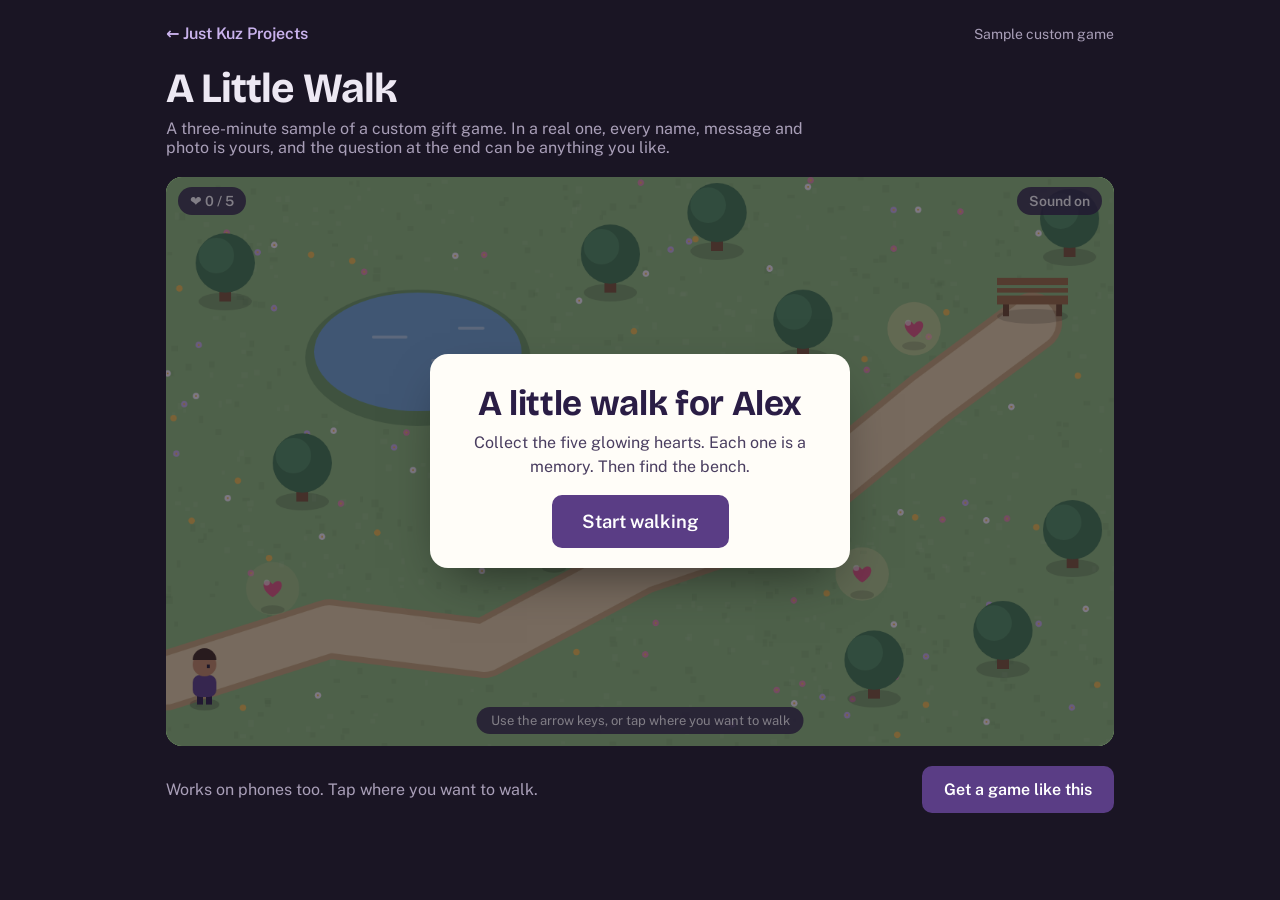
<file: demos/little-walk/index.html>
<!DOCTYPE html>
<html lang="en">
<head>
<meta charset="UTF-8">
<meta name="viewport" content="width=device-width, initial-scale=1.0">
<title>A Little Walk | Sample game by Just Kuz Projects</title>
<meta name="description" content="A three-minute sample of a custom gift game: walk, collect memories, and answer the question at the end.">
<link rel="preconnect" href="https://fonts.googleapis.com">
<link rel="preconnect" href="https://fonts.gstatic.com" crossorigin>
<link href="https://fonts.googleapis.com/css2?family=Bricolage+Grotesque:opsz,wght@12..96,700;12..96,800&family=Public+Sans:wght@400;500;600&display=swap" rel="stylesheet">
<style>
  :root {
    --bg: #1A1524; --ink: #EDE8F3; --muted: #A99FB8; --plum: #5A3D85; --lilac: #C9B2EC;
    --gold: #F2C14E; --card: #FFFDF8; --card-ink: #2A1D45;
  }
  * { box-sizing: border-box; }
  body { margin: 0; background: var(--bg); color: var(--ink); font-family: "Public Sans", system-ui, sans-serif; }
  a { color: var(--lilac); }
  a:hover { color: #fff; }
  :focus-visible { outline: 3px solid var(--gold); outline-offset: 3px; border-radius: 6px; }
  .wrap { max-width: 980px; margin: 0 auto; padding: 24px 16px 48px; }
  header.top { display: flex; justify-content: space-between; align-items: center; gap: 16px; flex-wrap: wrap; margin-bottom: 20px; }
  header.top a { text-decoration: none; font-weight: 600; }
  h1 { font-family: "Bricolage Grotesque", system-ui, sans-serif; font-size: clamp(1.8rem, 4vw, 2.6rem); letter-spacing: -0.02em; margin: 0 0 6px; }
  .intro { color: var(--muted); margin: 0 0 20px; max-width: 40em; }

  /* The game */
  .game { position: relative; width: 100%; aspect-ratio: 5 / 3; border-radius: 16px; overflow: hidden; background: #8FBF7A; touch-action: none; user-select: none; -webkit-user-select: none; }
  canvas { display: block; width: 100%; height: 100%; }
  .hud { position: absolute; left: 0; right: 0; top: 0; display: flex; justify-content: space-between; align-items: center; padding: 10px 12px; pointer-events: none; }
  .pill { pointer-events: auto; background: rgba(42, 29, 69, 0.82); color: #fff; border-radius: 999px; padding: 6px 12px; font-size: 14px; font-weight: 600; display: inline-flex; align-items: center; gap: 6px; border: 0; font-family: inherit; }
  button.pill { cursor: pointer; }
  .hint { position: absolute; left: 50%; bottom: 12px; transform: translateX(-50%); background: rgba(42, 29, 69, 0.82); color: #fff; border-radius: 999px; padding: 6px 14px; font-size: 13px; white-space: nowrap; pointer-events: none; transition: opacity .4s; }

  .overlay { position: absolute; inset: 0; display: none; align-items: center; justify-content: center; padding: 16px; background: rgba(26, 21, 36, 0.55); }
  .overlay.show { display: flex; }
  .card { background: var(--card); color: var(--card-ink); border-radius: 18px; padding: 20px; width: min(420px, 100%); max-height: 100%; overflow: auto; box-shadow: 0 20px 50px -20px rgba(0,0,0,.6); text-align: center; }
  .card h2 { font-family: "Bricolage Grotesque", system-ui, sans-serif; margin: 8px 0 6px; font-size: 1.5rem; letter-spacing: -0.01em; }
  .card p { margin: 0 0 16px; line-height: 1.5; color: #4A3E60; }
  .photo { width: 100%; aspect-ratio: 4 / 3; border-radius: 12px; overflow: hidden; background: #ECE5F6; display: grid; place-items: center; color: #6B5C86; font-size: 13px; }
  .photo img { width: 100%; height: 100%; object-fit: cover; display: block; }
  .photo .ph { display: grid; justify-items: center; gap: 6px; }
  .card p.credit { font-size: 11px; color: #6B5C86; margin: 6px 0 0; text-align: right; min-height: 1em; }
  .btn { font: 600 1rem "Public Sans", system-ui, sans-serif; border-radius: 10px; padding: 12px 20px; border: 2px solid var(--plum); background: var(--plum); color: #fff; cursor: pointer; min-height: 44px; }
  .btn:hover { background: #3B2759; border-color: #3B2759; }
  .btn.ghost { background: transparent; color: var(--plum); }
  .btn.big { font-size: 1.15rem; padding: 14px 28px; }

  .title-card h2 { font-size: clamp(1.6rem, 5vw, 2.2rem); }
  .question { position: relative; width: min(520px, 100%); }
  .question h2 { font-size: clamp(1.5rem, 5vw, 2.3rem); line-height: 1.15; margin: 4px 0 22px; }
  .answers { position: relative; height: 140px; }
  #yesBtn { position: absolute; left: 50%; top: 0; transform: translateX(-110%); }
  #noBtn { position: absolute; left: 50%; top: 0; transform: translateX(10%); transition: left .18s ease, top .18s ease; background: var(--card); }

  #fx { position: absolute; inset: 0; pointer-events: none; }
  .below { display: flex; justify-content: space-between; align-items: center; gap: 16px; flex-wrap: wrap; margin-top: 20px; color: var(--muted); }
  .below .btn { text-decoration: none; display: inline-block; }
  @media (prefers-reduced-motion: reduce) { #noBtn { transition: none; } }
  /* On phones the game window is small, so story cards open full-screen */
  @media (max-width: 700px) {
    .overlay { position: fixed; z-index: 50; background: rgba(26, 21, 36, 0.82); }
  }
  @media (max-width: 520px) {
    .hud { padding: 6px 8px; }
    .pill { font-size: 12px; padding: 4px 9px; }
    .hint { font-size: 11px; bottom: 8px; }
    .card { padding: 14px; }
    .photo { aspect-ratio: 16 / 9; }
    .card p { margin-bottom: 12px; }
  }
</style>
</head>
<body>
<div class="wrap">
  <header class="top">
    <a href="../../services.html#games">&larr; Just Kuz Projects</a>
    <span style="color: var(--muted); font-size: 14px">Sample custom game</span>
  </header>
  <h1>A Little Walk</h1>
  <p class="intro">A three-minute sample of a custom gift game. In a real one, every name, message and photo is yours, and the question at the end can be anything you like.</p>

  <div class="game" id="game">
    <canvas id="view" width="1280" height="768" aria-label="Game: a meadow with a path, trees, a pond and glowing hearts to collect"></canvas>
    <canvas id="fx" width="1280" height="768" aria-hidden="true"></canvas>
    <div class="hud">
      <span class="pill" id="count" aria-live="polite">&#10084; 0 / 5</span>
      <button class="pill" id="mute" type="button" aria-pressed="false">Sound on</button>
    </div>
    <div class="hint" id="hint">Use the arrow keys, or tap where you want to walk</div>

    
    <div class="overlay show" id="titleScreen">
      <div class="card title-card">
        <h2 id="titleText">A little walk for Alex</h2>
        <p>Collect the five glowing hearts. Each one is a memory. Then find the bench.</p>
        <button class="btn big" id="startBtn" type="button">Start walking</button>
      </div>
    </div>

    
    <div class="overlay" id="memoryScreen" role="dialog" aria-modal="true" aria-labelledby="memTitle">
      <div class="card">
        <div class="photo" id="memPhoto"></div>
        <p class="credit" id="memCredit"></p>
        <h2 id="memTitle">Memory</h2>
        <p id="memText"></p>
        <button class="btn" id="memBtn" type="button">Keep walking</button>
      </div>
    </div>

    
    <div class="overlay" id="questionScreen" role="dialog" aria-modal="true" aria-labelledby="qText">
      <div class="card question" id="questionCard">
        <h2 id="qText">Alex, will you go on a date with me?</h2>
        <div class="answers" id="answers">
          <button class="btn big" id="yesBtn" type="button">Yes!</button>
          <button class="btn big ghost" id="noBtn" type="button">No</button>
        </div>
      </div>
    </div>

   
    <div class="overlay" id="sadScreen" role="dialog" aria-modal="true" aria-labelledby="sadTitle">
      <div class="card">
        <div class="photo" id="sadPhoto"></div>
        <p class="credit" id="sadCredit"></p>
        <h2 id="sadTitle">Oh.</h2>
        <p id="sadText"></p>
        <div style="display: flex; gap: 10px; justify-content: center; flex-wrap: wrap">
          <button class="btn" id="mindBtn" type="button">Wait, I meant yes!</button>
          <button class="btn ghost" id="sadAgainBtn" type="button">Play again</button>
        </div>
      </div>
    </div>

   
    <div class="overlay" id="endScreen" role="dialog" aria-modal="true" aria-labelledby="endTitle">
      <div class="card">
        <h2 id="endTitle">Best answer.</h2>
        <p id="endText"></p>
        <button class="btn ghost" id="againBtn" type="button">Play again</button>
      </div>
    </div>
  </div>

  <div class="below">
    <span>Works on phones too. Tap where you want to walk.</span>
    <a class="btn" href="../../services.html#games">Get a game like this</a>
  </div>
</div>

<script>

const STORY = {
  to: "Alex",
  from: "Sam",
  question: "will you go on a date with me?",
  yes: "Yes!",
  no: "No",
  memories: [
    { title: "Where it started", text: "The coffee shop where you laughed so hard you snorted. I think I knew right then.", photo: "https://images.unsplash.com/photo-1641805963238-a8d4717575d6?w=800&q=70&auto=format&fit=crop", credit: "Bro Takes Photos" },
    { title: "The road trip", text: "Six hours, one playlist on repeat, and not a single boring minute.", photo: "https://images.unsplash.com/photo-1533738363-b7f9aef128ce?w=800&q=70&auto=format&fit=crop", credit: "Raoul Droog" },
    { title: "The rainy day", text: "We got completely soaked and you said it was the best day of the month.", photo: "https://images.unsplash.com/photo-1754465164919-ea935adfb7db?w=800&q=70&auto=format&fit=crop", credit: "Quan Jing" },
    { title: "Your terrible jokes", text: "I pretend they aren't funny. They are. Please never stop.", photo: "https://images.unsplash.com/photo-1594318142972-1e2ea7487a3e?w=800&q=70&auto=format&fit=crop", credit: "Marlon Soares" },
    { title: "Today", text: "There's one more thing I want to ask you. It's waiting by the bench.", photo: "https://images.unsplash.com/photo-1489084917528-a57e68a79a1e?w=800&q=70&auto=format&fit=crop", credit: "Marko Blažević" },
  ],
  stillNo: "Still no",
  sadTitle: "Oh.",
  sad: "That's okay. The cat is taking it very hard, though.",
  sadPhoto: "https://images.unsplash.com/photo-1767984538997-fafa0f3755f1?w=800&q=70&auto=format&fit=crop",
  sadCredit: "qui nguyen",
  changedMind: "Wait, I meant yes!",
  endingTitle: "Best answer.",
  ending: "I'll pick you up at seven. Wear something comfy, we're walking. Love, Sam",
};


(function () {
  "use strict";
  const W = 640, H = 384;
  const view = document.getElementById("view");
  const ctx = view.getContext("2d");
  ctx.scale(2, 2);
  const fx = document.getElementById("fx");
  const fctx = fx.getContext("2d");
  fctx.scale(2, 2);
  const reduceMotion = window.matchMedia && window.matchMedia("(prefers-reduced-motion: reduce)").matches;

 
  let seed = 7;
  const rnd = () => { seed = (seed * 16807) % 2147483647; return (seed - 1) / 2147483646; };

 
  const path = [[0, 340], [110, 305], [215, 318], [320, 262], [420, 228], [515, 150], [585, 98]];
  const pond = { x: 170, y: 118, rx: 70, ry: 40 };
  const trees = [[40, 70], [300, 64], [372, 36], [612, 250], [478, 338], [92, 205], [565, 318], [252, 176], [430, 108], [610, 40]].map(([x, y]) => ({ x, y }));
  const bench = { x: 585, y: 82 };
  const memSpots = [[72, 282], [262, 254], [336, 150], [470, 272], [505, 104]];
  const obstacles = [
    { x: 130, y: 120, r: 36 }, { x: 170, y: 114, r: 40 }, { x: 210, y: 120, r: 36 },
    ...trees.map(t => ({ x: t.x, y: t.y + 6, r: 14 })),
    { x: bench.x, y: bench.y - 4, r: 16 },
  ];
  const memories = memSpots.map(([x, y], i) => ({ x, y, i, got: false }));

  const player = { x: 26, y: 344, face: 1, step: 0, moving: false };
  let target = null;
  const keys = new Set();
  let state = "title";
  let collected = 0;
  let t0 = performance.now();

  //pre-render the ground once
  const ground = document.createElement("canvas");
  ground.width = W * 2; ground.height = H * 2;
  (function paintGround() {
    const g = ground.getContext("2d");
    g.scale(2, 2);
    g.fillStyle = "#8FBF7A"; g.fillRect(0, 0, W, H);
    for (let i = 0; i < 900; i++) {
      g.fillStyle = rnd() < 0.5 ? "rgba(255,255,255,0.06)" : "rgba(30,70,30,0.07)";
      g.fillRect(rnd() * W, rnd() * H, 2 + rnd() * 3, 2 + rnd() * 3);
    }
    // path
    g.lineCap = "round"; g.lineJoin = "round";
    g.strokeStyle = "#C9A876"; g.lineWidth = 40; strokePath(g);
    g.strokeStyle = "#E9D3A6"; g.lineWidth = 32; strokePath(g);
    // pond
    g.fillStyle = "#6E9F63";
    g.beginPath(); g.ellipse(pond.x, pond.y + 4, pond.rx + 6, pond.ry + 6, 0, 0, Math.PI * 2); g.fill();
    g.fillStyle = "#6FA8D6";
    g.beginPath(); g.ellipse(pond.x, pond.y, pond.rx, pond.ry, 0, 0, Math.PI * 2); g.fill();
    g.strokeStyle = "rgba(255,255,255,0.45)"; g.lineWidth = 2;
    for (const [dx, dy, w] of [[-30, -10, 22], [10, 6, 30], [28, -16, 16]]) {
      g.beginPath(); g.moveTo(pond.x + dx, pond.y + dy); g.lineTo(pond.x + dx + w, pond.y + dy); g.stroke();
    }
    // flowers
    const petals = ["#F7F2FA", "#F2C14E", "#E58FB0", "#C9B2EC"];
    for (let i = 0; i < 140; i++) {
      const x = rnd() * W, y = rnd() * H;
      if (nearPath(x, y, 26) || inPond(x, y, 12)) continue;
      g.fillStyle = petals[Math.floor(rnd() * petals.length)];
      g.beginPath(); g.arc(x, y, 2.2, 0, Math.PI * 2); g.fill();
      g.fillStyle = "#F2C14E"; g.fillRect(x - 0.6, y - 0.6, 1.2, 1.2);
    }
  })();
  function strokePath(g) {
    g.beginPath(); g.moveTo(path[0][0], path[0][1]);
    for (let i = 1; i < path.length; i++) g.lineTo(path[i][0], path[i][1]);
    g.stroke();
  }
  function nearPath(x, y, d) {
    for (let i = 0; i < path.length - 1; i++) {
      const [ax, ay] = path[i], [bx, by] = path[i + 1];
      const vx = bx - ax, vy = by - ay;
      const t = Math.max(0, Math.min(1, ((x - ax) * vx + (y - ay) * vy) / (vx * vx + vy * vy)));
      if (Math.hypot(x - (ax + t * vx), y - (ay + t * vy)) < d) return true;
    }
    return false;
  }
  function inPond(x, y, pad) {
    const dx = (x - pond.x) / (pond.rx + pad), dy = (y - pond.y) / (pond.ry + pad);
    return dx * dx + dy * dy < 1;
  }

  //drawing
  function drawTree(t) {
    ctx.fillStyle = "rgba(0,0,0,0.16)";
    ctx.beginPath(); ctx.ellipse(t.x, t.y + 14, 18, 6, 0, 0, Math.PI * 2); ctx.fill();
    ctx.fillStyle = "#7A5233"; ctx.fillRect(t.x - 4, t.y - 2, 8, 16);
    ctx.fillStyle = "#3F7A4E";
    ctx.beginPath(); ctx.arc(t.x, t.y - 12, 20, 0, Math.PI * 2); ctx.fill();
    ctx.fillStyle = "#4F9160";
    ctx.beginPath(); ctx.arc(t.x - 6, t.y - 17, 12, 0, Math.PI * 2); ctx.fill();
  }
  function drawBench(time) {
    if (collected === memories.length) {
      const glow = 0.35 + 0.25 * Math.sin(time / 300);
      ctx.fillStyle = `rgba(242,193,78,${glow})`;
      ctx.beginPath(); ctx.arc(bench.x, bench.y, 34, 0, Math.PI * 2); ctx.fill();
    }
    ctx.fillStyle = "rgba(0,0,0,0.16)";
    ctx.beginPath(); ctx.ellipse(bench.x, bench.y + 12, 24, 5, 0, 0, Math.PI * 2); ctx.fill();
    ctx.fillStyle = "#6B4426";
    ctx.fillRect(bench.x - 20, bench.y + 2, 4, 10); ctx.fillRect(bench.x + 16, bench.y + 2, 4, 10);
    ctx.fillStyle = "#9C6B3F";
    ctx.fillRect(bench.x - 24, bench.y - 2, 48, 6);
    ctx.fillRect(bench.x - 24, bench.y - 14, 48, 5);
    ctx.fillRect(bench.x - 24, bench.y - 7, 48, 3);
  }
  function heartPath(c, x, y, s) {
    c.beginPath();
    c.moveTo(x, y + s * 0.35);
    c.bezierCurveTo(x - s, y - s * 0.3, x - s * 0.45, y - s, x, y - s * 0.45);
    c.bezierCurveTo(x + s * 0.45, y - s, x + s, y - s * 0.3, x, y + s * 0.35);
    c.closePath();
  }
  function drawMemory(m, time) {
    const bob = reduceMotion ? 0 : Math.sin(time / 400 + m.i) * 3;
    const pulse = 0.25 + 0.15 * Math.sin(time / 350 + m.i);
    ctx.fillStyle = `rgba(255,236,170,${pulse})`;
    ctx.beginPath(); ctx.arc(m.x, m.y + bob - 4, 18, 0, Math.PI * 2); ctx.fill();
    ctx.fillStyle = "rgba(0,0,0,0.15)";
    ctx.beginPath(); ctx.ellipse(m.x, m.y + 10, 8, 3, 0, 0, Math.PI * 2); ctx.fill();
    ctx.fillStyle = "#E2557E";
    heartPath(ctx, m.x, m.y + bob - 2, 11); ctx.fill();
    ctx.fillStyle = "rgba(255,255,255,0.6)";
    ctx.beginPath(); ctx.arc(m.x - 4, m.y + bob - 8, 2, 0, Math.PI * 2); ctx.fill();
  }
  function drawPlayer(time) {
    const p = player;
    const bob = p.moving && !reduceMotion ? Math.abs(Math.sin(p.step * 9)) * 2.5 : 0;
    ctx.fillStyle = "rgba(0,0,0,0.2)";
    ctx.beginPath(); ctx.ellipse(p.x, p.y + 12, 10, 4, 0, 0, Math.PI * 2); ctx.fill();
    // legs
    const swing = p.moving && !reduceMotion ? Math.sin(p.step * 9) * 3 : 0;
    ctx.fillStyle = "#2A1D45";
    ctx.fillRect(p.x - 5 + swing, p.y + 4 - bob, 4, 8);
    ctx.fillRect(p.x + 1 - swing, p.y + 4 - bob, 4, 8);
    // body
    ctx.fillStyle = "#5A3D85";
    roundRect(ctx, p.x - 8, p.y - 8 - bob, 16, 15, 5); ctx.fill();
    // head
    ctx.fillStyle = "#C68B62";
    ctx.beginPath(); ctx.arc(p.x, p.y - 15 - bob, 8, 0, Math.PI * 2); ctx.fill();
    // hair
    ctx.fillStyle = "#3A2418";
    ctx.beginPath(); ctx.arc(p.x, p.y - 18 - bob, 8, Math.PI, Math.PI * 2); ctx.fill();
    // eye
    ctx.fillStyle = "#1F1A2E";
    ctx.fillRect(p.x + 2.5 * p.face - 1, p.y - 15 - bob, 2, 2.5);
  }
  function roundRect(c, x, y, w, h, r) {
    c.beginPath(); c.moveTo(x + r, y);
    c.arcTo(x + w, y, x + w, y + h, r); c.arcTo(x + w, y + h, x, y + h, r);
    c.arcTo(x, y + h, x, y, r); c.arcTo(x, y, x + w, y, r); c.closePath();
  }

  function draw(time) {
    ctx.drawImage(ground, 0, 0, W, H);
    // the afternoon gets warmer with every memory
    if (collected) { ctx.fillStyle = `rgba(255,150,90,${0.04 * collected})`; ctx.fillRect(0, 0, W, H); }
    drawBench(time);
    for (const m of memories) if (!m.got) drawMemory(m, time);
    const behind = trees.filter(t => t.y + 6 <= player.y), front = trees.filter(t => t.y + 6 > player.y);
    behind.forEach(drawTree);
    drawPlayer(time);
    front.forEach(drawTree);
  }

  // movement
  const SPEED = 120;
  function blocked(x, y) {
    if (x < 10 || x > W - 10 || y < 22 || y > H - 12) return true;
    for (const o of obstacles) if (Math.hypot(x - o.x, y - o.y) < o.r + 8) return true;
    return false;
  }
  function update(dt) {
    let dx = 0, dy = 0;
    if (keys.has("ArrowLeft") || keys.has("a")) dx -= 1;
    if (keys.has("ArrowRight") || keys.has("d")) dx += 1;
    if (keys.has("ArrowUp") || keys.has("w")) dy -= 1;
    if (keys.has("ArrowDown") || keys.has("s")) dy += 1;
    if (dx || dy) target = null;
    else if (target) {
      const tx = target.x - player.x, ty = target.y - player.y, d = Math.hypot(tx, ty);
      if (d < 3) target = null; else { dx = tx / d; dy = ty / d; }
    }
    const len = Math.hypot(dx, dy);
    player.moving = len > 0;
    if (!len) return;
    dx /= len; dy /= len;
    if (dx) player.face = dx > 0 ? 1 : -1;
    const nx = player.x + dx * SPEED * dt, ny = player.y + dy * SPEED * dt;
    if (!blocked(nx, ny)) { player.x = nx; player.y = ny; }
    else if (!blocked(nx, player.y)) player.x = nx;
    else if (!blocked(player.x, ny)) player.y = ny;
    else target = null;
    player.step += dt;
    hideHint();

    for (const m of memories) {
      if (!m.got && Math.hypot(player.x - m.x, player.y - m.y) < 20) { collect(m); break; }
    }
    if (collected === memories.length && Math.hypot(player.x - bench.x, player.y - (bench.y + 14)) < 30) askQuestion();
  }

  //story beats
  const placeholder = '<div class="ph"><svg width="40" height="40" viewBox="0 0 24 24" fill="none" stroke="currentColor" stroke-width="1.6" stroke-linecap="round" stroke-linejoin="round" aria-hidden="true"><rect x="3" y="4" width="18" height="16" rx="2"/><circle cx="9" cy="10" r="2"/><path d="M21 16l-5-5-9 9"/></svg><span>Your photo goes here</span></div>';
  const $ = (id) => document.getElementById(id);
  function show(id) { ["titleScreen", "memoryScreen", "questionScreen", "sadScreen", "endScreen"].forEach(s => $(s).classList.toggle("show", s === id)); }

  function collect(m) {
    m.got = true; collected++;
    keys.clear(); target = null;
    $("count").innerHTML = "&#10084; " + collected + " / " + memories.length;
    const data = STORY.memories[m.i] || { title: "A memory", text: "" };
    $("memTitle").textContent = data.title;
    $("memText").textContent = data.text;
    const ph = $("memPhoto");
    ph.innerHTML = "";
    $("memCredit").textContent = data.photo && data.credit ? "Photo: " + data.credit + " on Unsplash" : "";
    if (data.photo) {
      const img = new Image(); img.alt = data.title;
      img.onerror = () => { ph.innerHTML = placeholder; $("memCredit").textContent = ""; };
      img.src = data.photo; ph.appendChild(img);
    } else {
      ph.innerHTML = placeholder;
    }
    $("memBtn").textContent = collected === memories.length ? "Find the bench" : "Keep walking";
    state = "card"; show("memoryScreen");
    chime(collected);
    setTimeout(() => $("memBtn").focus(), 30);
  }

  let dodges = 0;
  function askQuestion() {
    state = "question"; keys.clear(); target = null;
    $("qText").textContent = STORY.to + ", " + STORY.question;
    $("yesBtn").textContent = STORY.yes;
    resetNo();
    show("questionScreen");
    melody([523, 659, 784]);
    setTimeout(() => $("yesBtn").focus(), 30);
  }
  function resetNo() {
    dodges = 0;
    const no = $("noBtn");
    no.textContent = STORY.no; no.className = "btn big ghost";
    no.style.left = "50%"; no.style.top = "0px"; no.style.transform = "translateX(10%)";
  }
  function dodge(e) {
    if (state !== "question") return;
    const no = $("noBtn");
    if (dodges >= 2) return;
    if (e) e.preventDefault();
    dodges++;
    if (dodges >= 2) no.textContent = STORY.stillNo;
    // jump to a random spot in the answer area that doesn't cover the Yes button
    const area = $("answers"), yes = $("yesBtn");
    const aw = area.clientWidth, bw = no.offsetWidth, bh = no.offsetHeight;
    const ar = area.getBoundingClientRect(), b = yes.getBoundingClientRect();
    const yr = { x: b.left - ar.left, y: b.top - ar.top, w: b.width, h: b.height };
    let x = 0, y = 0;
    for (let tries = 0; tries < 20; tries++) {
      x = Math.random() * Math.max(0, aw - bw);
      y = Math.random() * Math.max(0, area.clientHeight - bh);
      const overlaps = x < yr.x + yr.w + 8 && x + bw + 8 > yr.x && y < yr.y + yr.h + 8 && y + bh + 8 > yr.y;
      if (!overlaps) break;
    }
    no.style.transform = "none";
    no.style.left = x + "px"; no.style.top = y + "px";
  }
  function sayNo() {
    state = "sad";
    $("sadTitle").textContent = STORY.sadTitle;
    $("sadText").textContent = STORY.sad;
    $("mindBtn").textContent = STORY.changedMind;
    const ph = $("sadPhoto");
    ph.innerHTML = "";
    $("sadCredit").textContent = STORY.sadPhoto && STORY.sadCredit ? "Photo: " + STORY.sadCredit + " on Unsplash" : "";
    if (STORY.sadPhoto) {
      const img = new Image(); img.alt = "A very sad cat";
      img.onerror = () => { ph.innerHTML = placeholder; $("sadCredit").textContent = ""; };
      img.src = STORY.sadPhoto; ph.appendChild(img);
    } else ph.innerHTML = placeholder;
    show("sadScreen");
    melody([392, 349, 311]);
    setTimeout(() => $("mindBtn").focus(), 30);
  }
  function sayYes() {
    state = "end";
    $("endTitle").textContent = STORY.endingTitle;
    $("endText").textContent = STORY.ending;
    show("endScreen");
    melody([523, 659, 784, 1047]);
    confetti();
    setTimeout(() => $("againBtn").focus(), 30);
  }

  function restart() {
    memories.forEach(m => m.got = false);
    collected = 0; $("count").innerHTML = "&#10084; 0 / " + memories.length;
    player.x = 26; player.y = 344; target = null; keys.clear();
    parts.length = 0;
    state = "play"; show(null);
  }

  //celebration
  const parts = [];
  function confetti() {
    const n = reduceMotion ? 30 : 160;
    const colors = ["#F2C14E", "#E2557E", "#C9B2EC", "#FFFFFF", "#5A3D85"];
    for (let i = 0; i < n; i++) {
      parts.push({ x: W / 2 + (Math.random() - 0.5) * 80, y: H / 2, vx: (Math.random() - 0.5) * 360, vy: -120 - Math.random() * 260,
        r: 2 + Math.random() * 3, c: colors[i % colors.length], heart: Math.random() < 0.3, life: 2.6 + Math.random() });
    }
  }
  function updateFx(dt) {
    fctx.clearRect(0, 0, W, H);
    for (let i = parts.length - 1; i >= 0; i--) {
      const p = parts[i];
      p.vy += 300 * dt; p.x += p.vx * dt; p.y += p.vy * dt; p.life -= dt;
      if (p.life <= 0 || p.y > H + 20) { parts.splice(i, 1); continue; }
      fctx.fillStyle = p.c;
      if (p.heart) { heartPath(fctx, p.x, p.y, p.r * 2.2); fctx.fill(); }
      else fctx.fillRect(p.x, p.y, p.r * 2, p.r);
    }
  }

  // sound 
  let audio = null, muted = false;
  function tone(freq, when, dur, vol) {
    if (!audio || muted) return;
    const o = audio.createOscillator(), g = audio.createGain();
    o.type = "triangle"; o.frequency.value = freq;
    g.gain.setValueAtTime(0.0001, audio.currentTime + when);
    g.gain.exponentialRampToValueAtTime(vol, audio.currentTime + when + 0.02);
    g.gain.exponentialRampToValueAtTime(0.0001, audio.currentTime + when + dur);
    o.connect(g).connect(audio.destination);
    o.start(audio.currentTime + when); o.stop(audio.currentTime + when + dur + 0.05);
  }
  function chime(n) { const base = [523, 587, 659, 698, 784][(n - 1) % 5]; tone(base, 0, 0.35, 0.12); tone(base * 1.5, 0.08, 0.35, 0.08); }
  function melody(notes) { notes.forEach((f, i) => tone(f, i * 0.14, 0.4, 0.12)); }

  // input
  const KEYMAP = { ArrowLeft: 1, ArrowRight: 1, ArrowUp: 1, ArrowDown: 1, a: 1, d: 1, w: 1, s: 1 };
  window.addEventListener("keydown", (e) => {
    if (state !== "play") return;
    const k = e.key.length === 1 ? e.key.toLowerCase() : e.key;
    if (KEYMAP[k]) { keys.add(k); e.preventDefault(); }
  });
  window.addEventListener("keyup", (e) => { const k = e.key.length === 1 ? e.key.toLowerCase() : e.key; keys.delete(k); });
  window.addEventListener("blur", () => keys.clear());
  view.addEventListener("pointerdown", (e) => {
    if (state !== "play") return;
    const r = view.getBoundingClientRect();
    target = { x: (e.clientX - r.left) / r.width * W, y: (e.clientY - r.top) / r.height * H };
  });

  $("startBtn").addEventListener("click", () => {
    try { audio = new (window.AudioContext || window.webkitAudioContext)(); } catch (err) { audio = null; }
    state = "play"; show(null); view.focus();
  });
  $("memBtn").addEventListener("click", () => { state = "play"; show(null); });
  $("yesBtn").addEventListener("click", sayYes);
  const no = $("noBtn");
  no.addEventListener("pointerenter", (e) => { if (e.pointerType === "mouse") dodge(e); });
  no.addEventListener("click", (e) => { if (dodges >= 2) sayNo(); else dodge(e); });
  $("mindBtn").addEventListener("click", sayYes);
  $("sadAgainBtn").addEventListener("click", restart);
  $("againBtn").addEventListener("click", restart);
  $("mute").addEventListener("click", () => {
    muted = !muted;
    $("mute").textContent = muted ? "Sound off" : "Sound on";
    $("mute").setAttribute("aria-pressed", String(muted));
  });
  let hintHidden = false;
  function hideHint() { if (!hintHidden) { hintHidden = true; setTimeout(() => $("hint").style.opacity = "0", 1500); } }

  $("titleText").textContent = "A little walk for " + STORY.to;
  view.tabIndex = 0;

  // main loop 
  function frame(now) {
    const dt = Math.min(0.05, (now - t0) / 1000); t0 = now;
    if (state === "play") update(dt);
    draw(now);
    updateFx(dt);
    requestAnimationFrame(frame);
  }
  requestAnimationFrame(frame);

  // exposed for automated testing only
  window.__walk = { memories, bench, player, get state() { return state; } };
})();
</script>
</body>
</html>
</file>
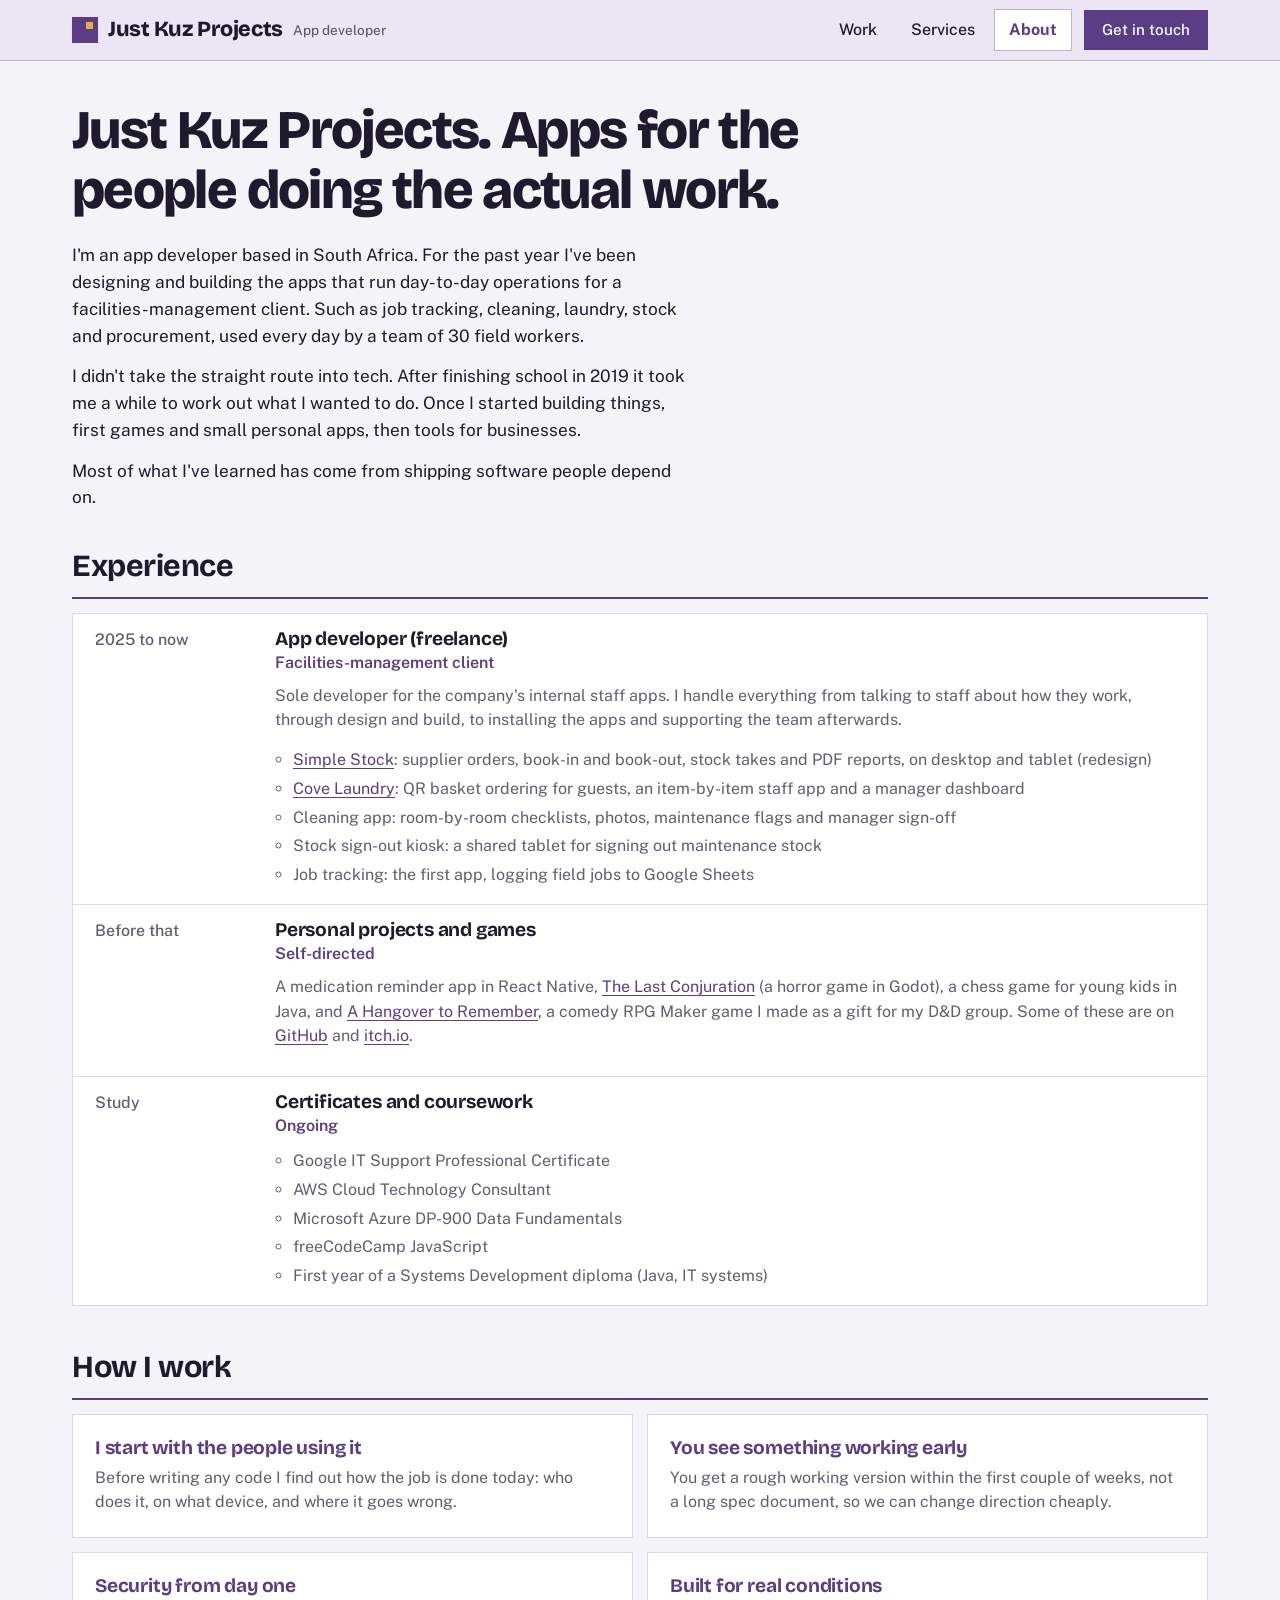
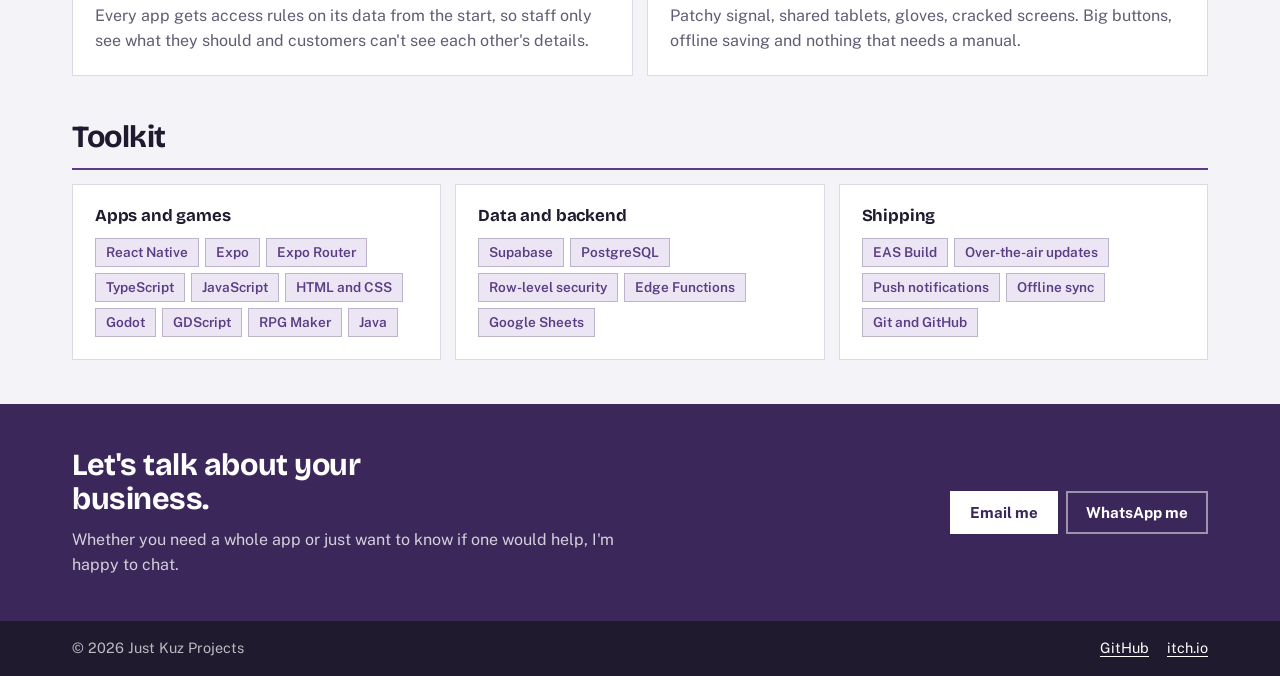
<file: about.html>
<!DOCTYPE html>
<html lang="en">
<head>
  <meta charset="UTF-8">
  <meta name="viewport" content="width=device-width, initial-scale=1.0">
  <title>About | Just Kuz Projects</title>
  <meta name="description" content="App developer in South Africa building practical apps for small teams.">
  <link rel="preconnect" href="https://fonts.googleapis.com">
  <link rel="preconnect" href="https://fonts.gstatic.com" crossorigin>
  <link href="https://fonts.googleapis.com/css2?family=Bricolage+Grotesque:opsz,wght@12..96,500;12..96,700;12..96,800&family=Public+Sans:wght@400;500;600&display=swap" rel="stylesheet">
  <link rel="stylesheet" href="css/style.css">
</head>
<body>
  <a class="skip" href="#main">Skip to content</a>

  <header class="site-header">
    <div class="wrap">
      <a href="index.html" class="brand"><span class="brand-mark" aria-hidden="true"></span>Just Kuz Projects <small>App developer</small></a>
      <button class="nav-toggle" aria-expanded="false" aria-controls="site-nav" aria-label="Menu">
        <svg width="20" height="20" viewBox="0 0 20 20" aria-hidden="true"><path d="M2 5h16M2 10h16M2 15h16" stroke="currentColor" stroke-width="2" stroke-linecap="round"/></svg>
      </button>
      <nav class="nav" id="site-nav">
        <a href="index.html#work">Work</a>
        <a href="services.html">Services</a>
        <a href="about.html" aria-current="page">About</a>
        <a href="#contact" class="btn">Get in touch</a>
      </nav>
    </div>
  </header>

  <main id="main">
    <section class="page-head">
      <div class="wrap about-intro">
        <div>
          <h1>Just Kuz Projects. Apps for the people doing the actual work.</h1>
          <div class="prose">
            
            <p>I'm an app developer based in South Africa. For the past year I've been designing and building the apps that run day-to-day operations for a facilities-management client. Such as job tracking, cleaning, laundry, stock and procurement, used every day by a team of 30 field workers.</p>
            <p>I didn't take the straight route into tech. After finishing school in 2019 it took me a while to work out what I wanted to do. Once I started building things, first games and small personal apps, then tools for businesses.</p>
            <p>Most of what I've learned has come from shipping software people depend on.</p>
          </div>
        </div>
        
          
        </figure>
      </div>
    </section>

    <section class="section" style="padding-top:0">
      <div class="wrap">
        <div class="section-head"><h2>Experience</h2></div>
        <ol class="timeline">
          <li>
            <div class="when">2025 to now <!-- EDIT --></div>
            <div>
              <h3>App developer (freelance)</h3>
              <p class="org">Facilities-management client</p>
              <p class="muted">Sole developer for the company's internal staff apps. I handle everything from talking to staff about how they work, through design and build, to installing the apps and supporting the team afterwards.</p>
              <ul>
                <li><a href="work/simple-stock.html">Simple Stock</a>: supplier orders, book-in and book-out, stock takes and PDF reports, on desktop and tablet (redesign)</li>
                <li><a href="work/cove-laundry.html">Cove Laundry</a>: QR basket ordering for guests, an item-by-item staff app and a manager dashboard</li>
                <li>Cleaning app: room-by-room checklists, photos, maintenance flags and manager sign-off</li>
                <li>Stock sign-out kiosk: a shared tablet for signing out maintenance stock</li>
                <li>Job tracking: the first app, logging field jobs to Google Sheets</li>
              </ul>
            </div>
          </li>
          <li>
            <div class="when">Before that</div>
            <div>
              <h3>Personal projects and games</h3>
              <p class="org">Self-directed</p>
              <p class="muted">A medication reminder app in React Native, <a href="work/the-last-conjuration.html">The Last Conjuration</a> (a horror game in Godot), a chess game for young kids in Java, and <a href="https://meleengames.itch.io/a-hang-over-to-remember-but-a-game-that-you-wont">A Hangover to Remember</a>, a comedy RPG Maker game I made as a gift for my D&amp;D group. Some of these are on <a href="https://github.com/mevelyns">GitHub</a> and <a href="https://meleengames.itch.io/">itch.io</a>.</p>
            </div>
          </li>
          <li>
            <div class="when">Study</div>
            <div>
              <h3>Certificates and coursework</h3>
              <p class="org">Ongoing</p>
              <ul>
                <li>Google IT Support Professional Certificate</li>
                <li>AWS Cloud Technology Consultant</li>
                <li>Microsoft Azure DP-900 Data Fundamentals</li>
                <li>freeCodeCamp JavaScript</li>
                <li>First year of a Systems Development diploma (Java, IT systems) </li>
              </ul>
            </div>
          </li>
        </ol>
      </div>
    </section>

    <section class="section">
      <div class="wrap">
        <div class="section-head"><h2>How I work</h2></div>
        <div class="principles">
          <div>
            <h3>I start with the people using it</h3>
            <p>Before writing any code I find out how the job is done today: who does it, on what device, and where it goes wrong.</p>
          </div>
          <div>
            <h3>You see something working early</h3>
            <p>You get a rough working version within the first couple of weeks, not a long spec document, so we can change direction cheaply.</p>
          </div>
          <div>
            <h3>Security from day one</h3>
            <p>Every app gets access rules on its data from the start, so staff only see what they should and customers can't see each other's details.</p>
          </div>
          <div>
            <h3>Built for real conditions</h3>
            <p>Patchy signal, shared tablets, gloves, cracked screens. Big buttons, offline saving and nothing that needs a manual.</p>
          </div>
        </div>
      </div>
    </section>

    <section class="section">
      <div class="wrap">
        <div class="section-head"><h2>Toolkit</h2></div>
        <div class="toolkit">
          <div>
            <h3>Apps and games</h3>
            <ul class="stack"><li>React Native</li><li>Expo</li><li>Expo Router</li><li>TypeScript</li><li>JavaScript</li><li>HTML and CSS</li><li>Godot</li><li>GDScript</li><li>RPG Maker</li><li>Java</li></ul>
          </div>
          <div>
            <h3>Data and backend</h3>
            <ul class="stack"><li>Supabase</li><li>PostgreSQL</li><li>Row-level security</li><li>Edge Functions</li><li>Google Sheets</li></ul>
          </div>
          <div>
            <h3>Shipping</h3>
            <ul class="stack"><li>EAS Build</li><li>Over-the-air updates</li><li>Push notifications</li><li>Offline sync</li><li>Git and GitHub</li></ul>
          </div>
        </div>
      </div>
    </section>
  </main>

  <section class="contact-band" id="contact">
    <div class="wrap">
      <div>
        <h2>Let's talk about your business.</h2>
        <p>Whether you need a whole app or just want to know if one would help, I'm happy to chat.</p>
      </div>
      <div class="btn-row">
        <a href="mailto:melissa@justkuz.co.za" class="btn light">Email me</a>
        <a href="https://wa.me/0676116641" class="btn outline-light">WhatsApp me</a>
      </div>
    </div>
  </section>

  <footer class="site-footer">
    <div class="wrap">
      <span>&copy; <span id="year">2026</span> Just Kuz Projects</span>
      <nav aria-label="Elsewhere"><a href="https://github.com/mevelyns">GitHub</a><a href="https://meleengames.itch.io/">itch.io</a></nav>
    </div>
  </footer>
  <script src="js/main.js"></script>
</body>
</html>
</file>
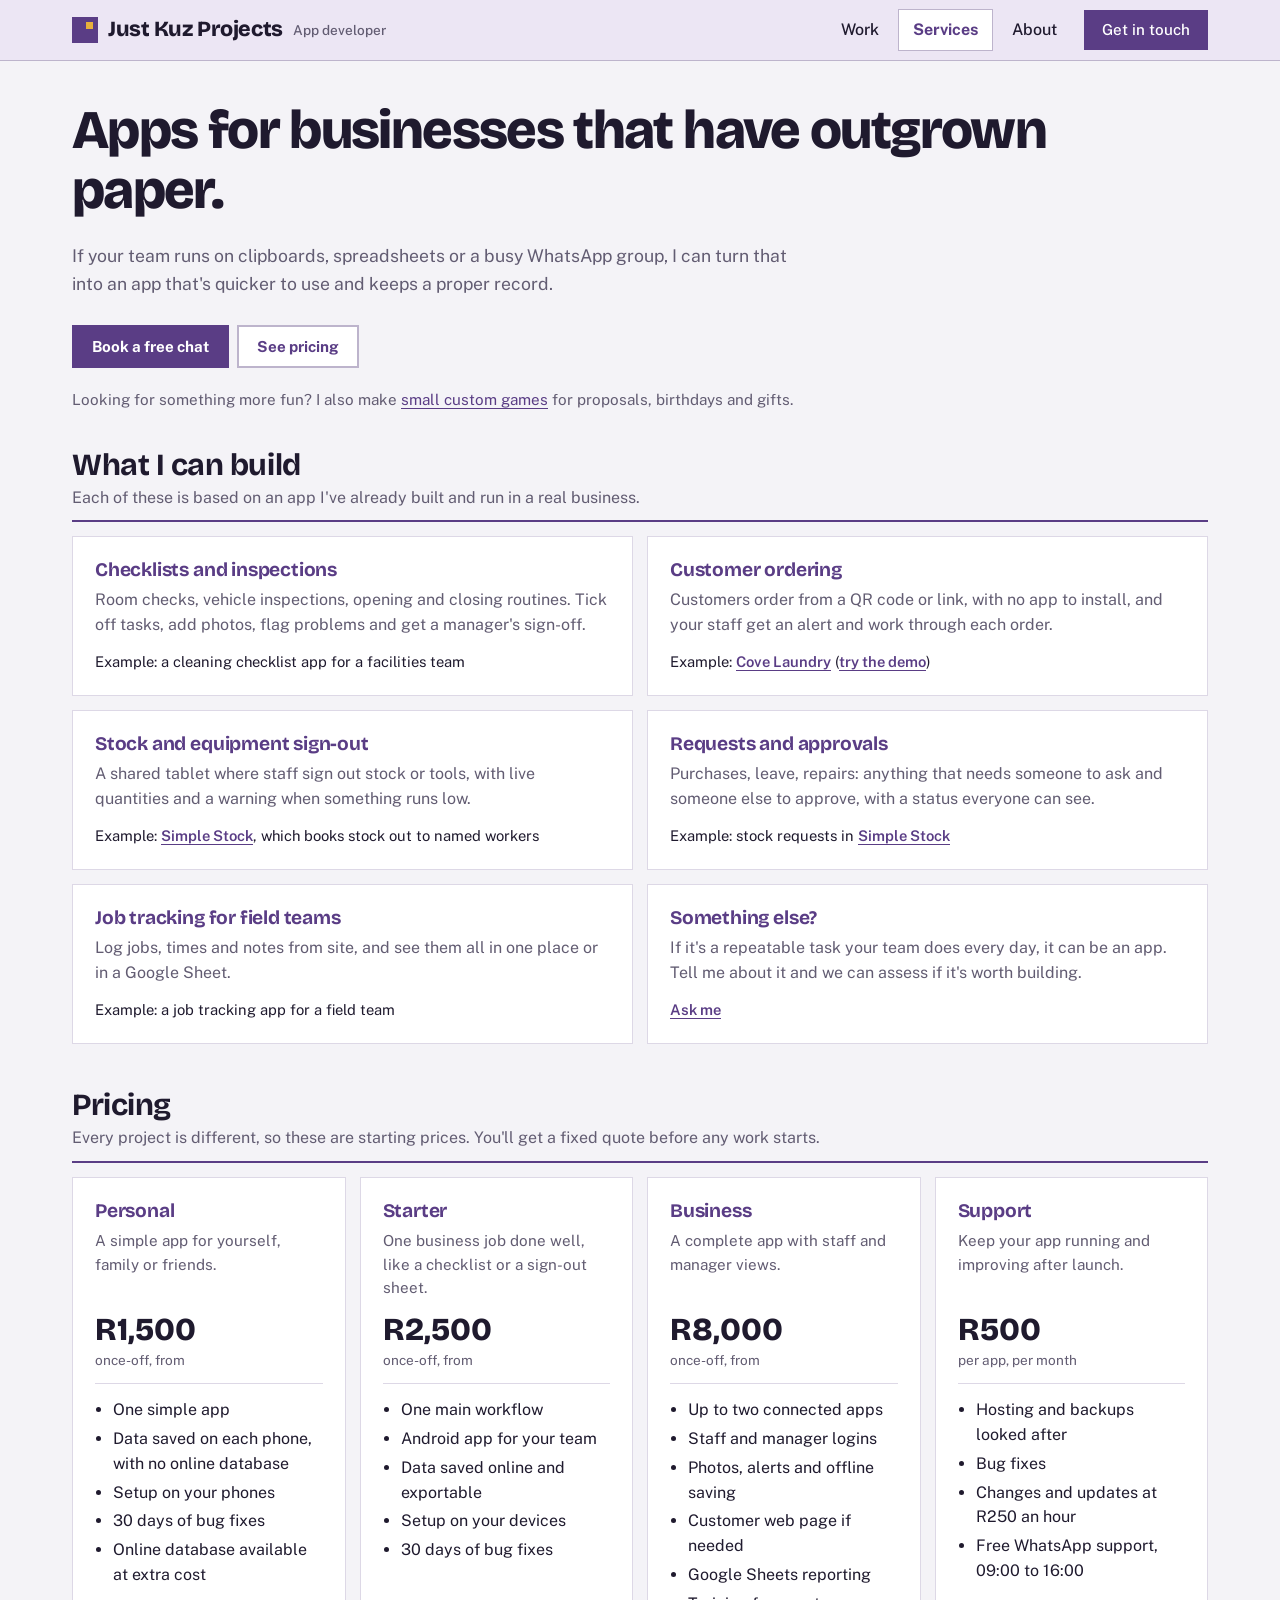
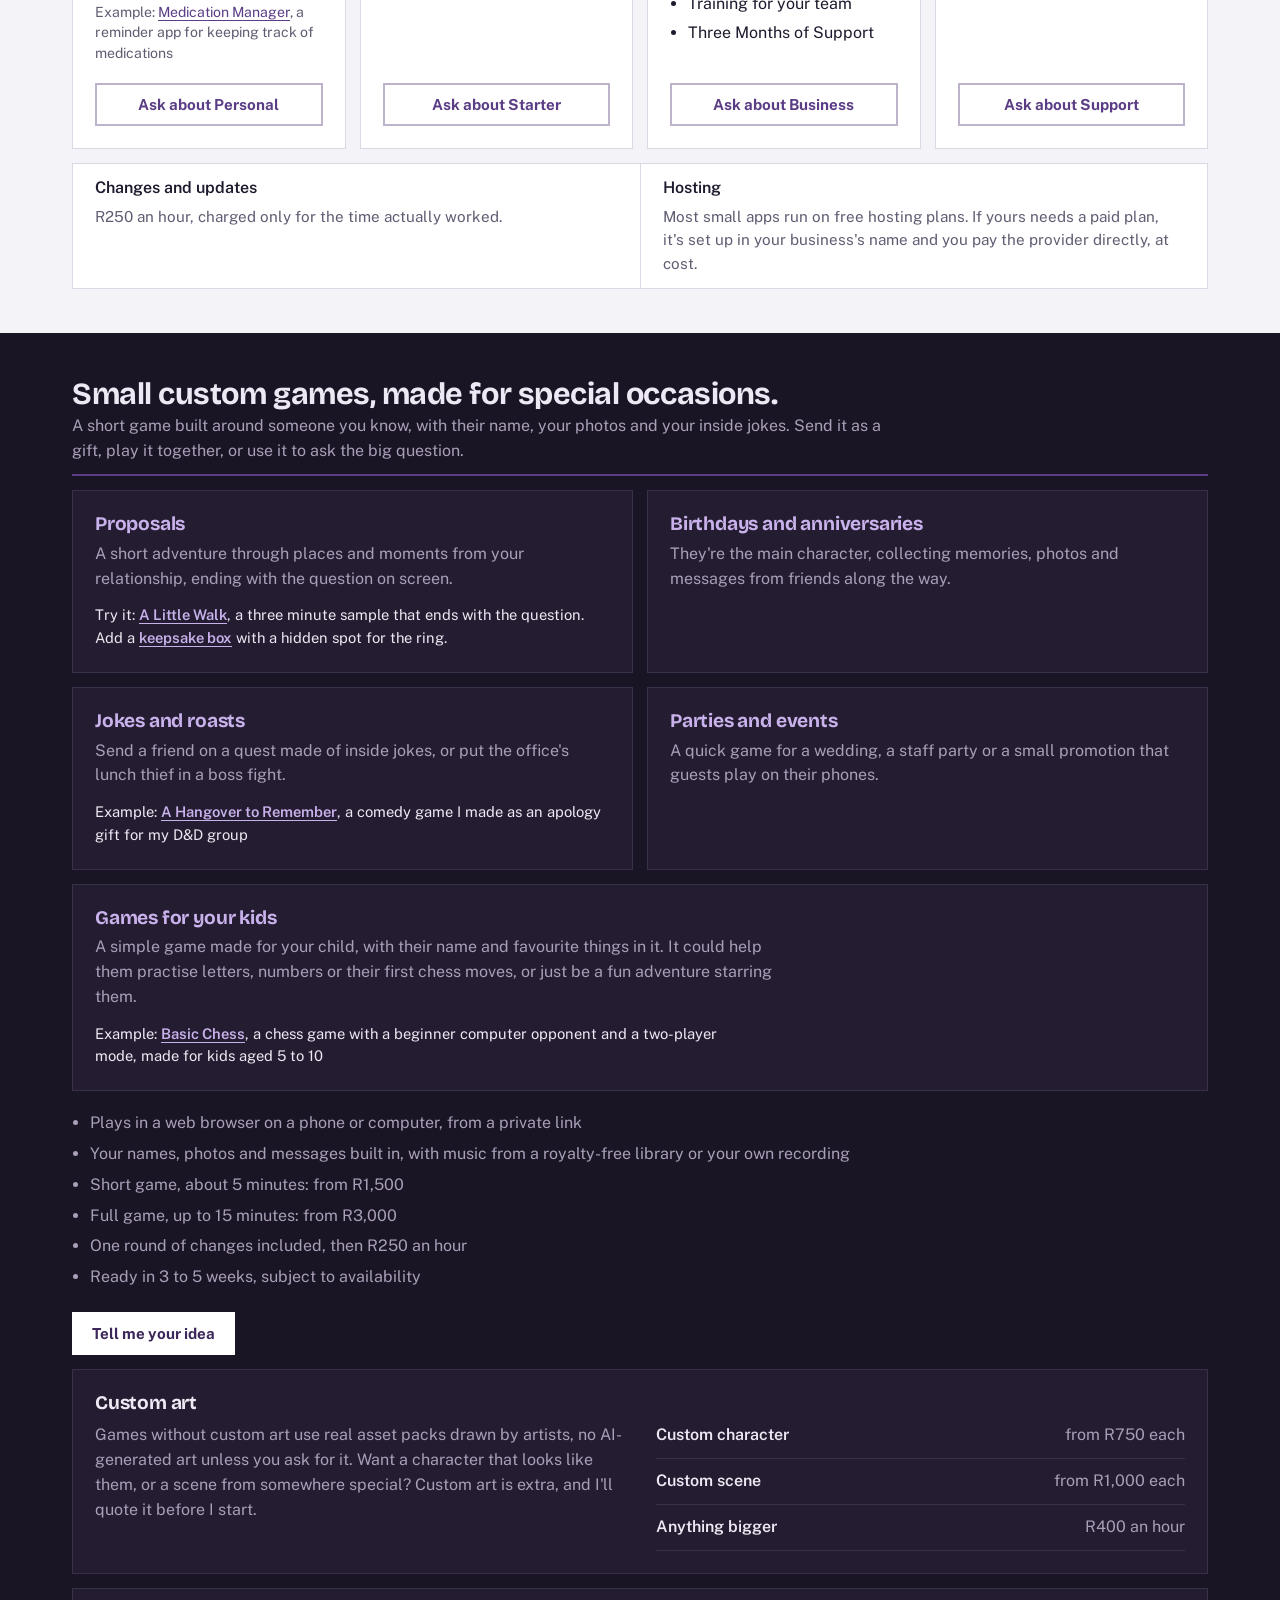
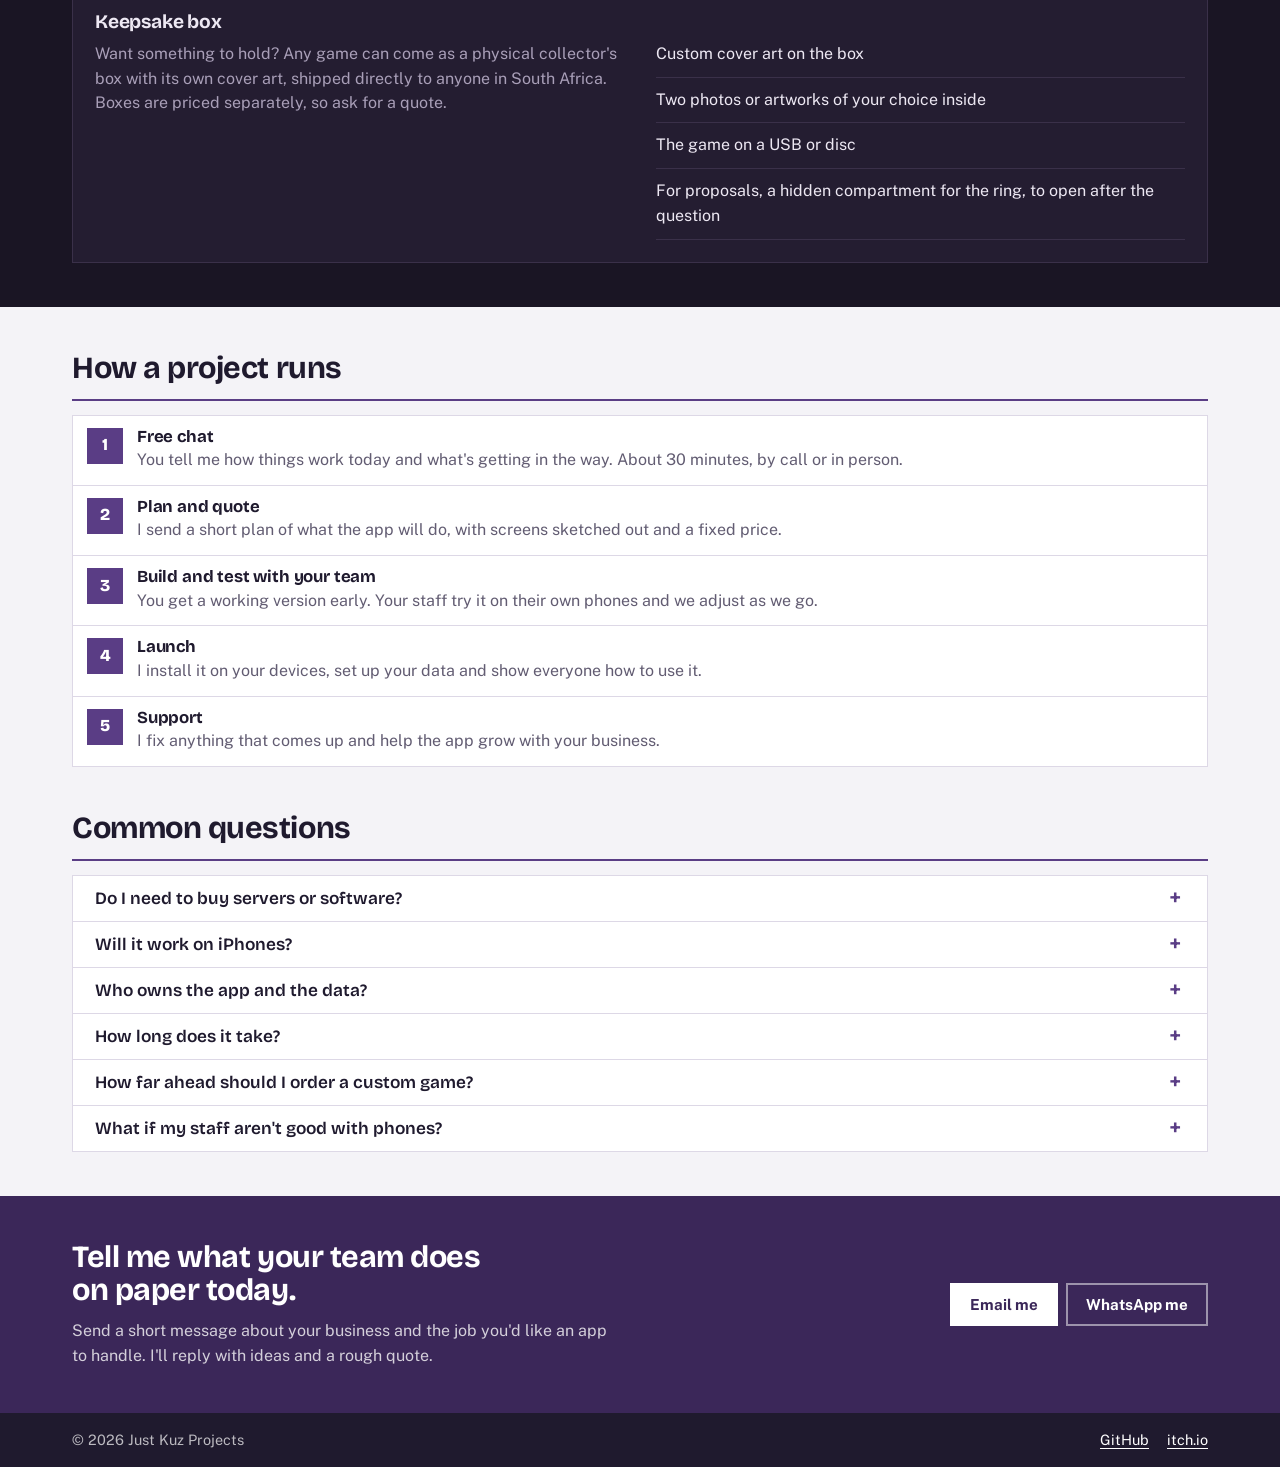
<file: services.html>
<!DOCTYPE html>
<html lang="en">
<head>
  <meta charset="UTF-8">
  <meta name="viewport" content="width=device-width, initial-scale=1.0">
  <title>Services | Just Kuz Projects</title>
  <meta name="description" content="Simple, affordable apps for small businesses, plus small custom games for proposals, birthdays and gifts.">
  <link rel="preconnect" href="https://fonts.googleapis.com">
  <link rel="preconnect" href="https://fonts.gstatic.com" crossorigin>
  <link href="https://fonts.googleapis.com/css2?family=Bricolage+Grotesque:opsz,wght@12..96,500;12..96,700;12..96,800&family=Public+Sans:wght@400;500;600&display=swap" rel="stylesheet">
  <link rel="stylesheet" href="css/style.css">
</head>
<body>
  <a class="skip" href="#main">Skip to content</a>

  <header class="site-header">
    <div class="wrap">
      <a href="index.html" class="brand"><span class="brand-mark" aria-hidden="true"></span>Just Kuz Projects <small>App developer</small></a>
      <button class="nav-toggle" aria-expanded="false" aria-controls="site-nav" aria-label="Menu">
        <svg width="20" height="20" viewBox="0 0 20 20" aria-hidden="true"><path d="M2 5h16M2 10h16M2 15h16" stroke="currentColor" stroke-width="2" stroke-linecap="round"/></svg>
      </button>
      <nav class="nav" id="site-nav">
        <a href="index.html#work">Work</a>
        <a href="services.html" aria-current="page">Services</a>
        <a href="about.html">About</a>
        <a href="#contact" class="btn">Get in touch</a>
      </nav>
    </div>
  </header>

  <main id="main">
    <header class="page-head">
      <div class="wrap">
        <h1>Apps for businesses that have outgrown paper.</h1>
        <p class="lede">If your team runs on clipboards, spreadsheets or a busy WhatsApp group, I can turn that into an app that's quicker to use and keeps a proper record.</p>
        <div class="btn-row" style="margin-top:28px">
          <a href="#contact" class="btn">Book a free chat</a>
          <a href="#pricing" class="btn ghost">See pricing</a>
        </div>
        <p class="aside-note">Looking for something more fun? I also make <a href="#games">small custom games</a> for proposals, birthdays and gifts.</p>
      </div>
    </header>

    <section class="section" style="padding-top:0">
      <div class="wrap">
        <div class="section-head">
          <h2>What I can build</h2>
          <p>Each of these is based on an app I've already built and run in a real business.</p>
        </div>
        <div class="offer-grid">
          <div>
            <h3>Checklists and inspections</h3>
            <p>Room checks, vehicle inspections, opening and closing routines. Tick off tasks, add photos, flag problems and get a manager's sign-off.</p>
            <p class="eg">Example: a cleaning checklist app for a facilities team</p>
          </div>
          <div>
            <h3>Customer ordering</h3>
            <p>Customers order from a QR code or link, with no app to install, and your staff get an alert and work through each order.</p>
            <p class="eg">Example: <a href="work/cove-laundry.html">Cove Laundry</a> (<a href="demos/cove-laundry/index.html">try the demo</a>)</p>
          </div>
          <div>
            <h3>Stock and equipment sign-out</h3>
            <p>A shared tablet where staff sign out stock or tools, with live quantities and a warning when something runs low.</p>
            <p class="eg">Example: <a href="work/simple-stock.html">Simple Stock</a>, which books stock out to named workers</p>
          </div>
          <div>
            <h3>Requests and approvals</h3>
            <p>Purchases, leave, repairs: anything that needs someone to ask and someone else to approve, with a status everyone can see.</p>
            <p class="eg">Example: stock requests in <a href="work/simple-stock.html">Simple Stock</a></p>
          </div>
          <div>
            <h3>Job tracking for field teams</h3>
            <p>Log jobs, times and notes from site, and see them all in one place or in a Google Sheet.</p>
            <p class="eg">Example: a job tracking app for a field team</p>
          </div>
          <div>
            <h3>Something else?</h3>
            <p>If it's a repeatable task your team does every day, it can be an app. Tell me about it and we can assess if it's worth building.</p>
            <p class="eg"><a href="#contact">Ask me</a></p>
          </div>
        </div>
      </div>
    </section>

    
    <section class="section" id="pricing">
      <div class="wrap">
        <div class="section-head">
          <h2>Pricing</h2>
          <p>Every project is different, so these are starting prices. You'll get a fixed quote before any work starts.</p>
        </div>
        <div class="packages">
          <div class="pkg">
            <h3>Personal</h3>
            <p class="tagline">A simple app for yourself, family or friends.</p>
            <p class="price">R1,500</p>
            <p class="price-note">once-off, from</p>
            <ul>
              <li>One simple app</li>
              <li>Data saved on each phone, with no online database</li>
              <li>Setup on your phones</li>
              <li>30 days of bug fixes</li>
              <li>Online database available at extra cost</li>
            </ul>
            <p class="eg">Example: <a href="https://github.com/mevelyns/MedicationManager/tree/main">Medication Manager</a>, a reminder app for keeping track of medications</p>
            <a href="#contact" class="btn ghost">Ask about Personal</a>
          </div>
          <div class="pkg">
            <h3>Starter</h3>
            <p class="tagline">One business job done well, like a checklist or a sign-out sheet.</p>
            <p class="price">R2,500</p>
            <p class="price-note">once-off, from</p>
            <ul>
              <li>One main workflow</li>
              <li>Android app for your team</li>
              <li>Data saved online and exportable</li>
              <li>Setup on your devices</li>
              <li>30 days of bug fixes</li>
            </ul>
            <a href="#contact" class="btn ghost">Ask about Starter</a>
          </div>
          <div class="pkg">
           
            <h3>Business</h3>
            <p class="tagline">A complete app with staff and manager views.</p>
            <p class="price">R8,000</p>
            <p class="price-note">once-off, from</p>
            <ul>
              <li>Up to two connected apps</li>
              <li>Staff and manager logins</li>
              <li>Photos, alerts and offline saving</li>
              <li>Customer web page if needed</li>
              <li>Google Sheets reporting</li>
              <li>Training for your team</li>
              <li>Three Months of Support</li>
            </ul>
            <a href="#contact" class="btn ghost">Ask about Business</a>
          </div>
          <div class="pkg">
            <h3>Support</h3>
            <p class="tagline">Keep your app running and improving after launch.</p>
            <p class="price">R500</p>
            <p class="price-note">per app, per month</p>
            <ul>
              <li>Hosting and backups looked after</li>
              <li>Bug fixes</li>
              <li>Changes and updates at R250 an hour</li>
              <li>Free WhatsApp support, 09:00 to 16:00</li>
            </ul>
            <a href="#contact" class="btn ghost">Ask about Support</a>
          </div>
        </div>
        <dl class="pricing-notes">
          <div>
            <dt>Changes and updates</dt>
            <dd>R250 an hour, charged only for the time actually worked.</dd>
          </div>
          <div>
            <dt>Hosting</dt>
            <dd>Most small apps run on free hosting plans. If yours needs a paid plan, it's set up in your business's name and you pay the provider directly, at cost.</dd>
          </div>
        </dl>
      </div>
    </section>

    
    <section class="band-dark" id="games">
      <div class="wrap">
        <div class="section-head">
          <h2>Small custom games, made for special occasions.</h2>
          <p>A short game built around someone you know, with their name, your photos and your inside jokes. Send it as a gift, play it together, or use it to ask the big question.</p>
        </div>
        <div class="offer-grid">
          <div>
            <h3>Proposals</h3>
            <p>A short adventure through places and moments from your relationship, ending with the question on screen.</p>
            <p class="eg">Try it: <a href="demos/little-walk/index.html">A Little Walk</a>, a three minute sample that ends with the question.</p>
            <p class="eg">Add a <a href="#keepsake">keepsake box</a> with a hidden spot for the ring.</p>
          </div>
          <div>
            <h3>Birthdays and anniversaries</h3>
            <p>They're the main character, collecting memories, photos and messages from friends along the way.</p>
          </div>
          <div>
            <h3>Jokes and roasts</h3>
            <p>Send a friend on a quest made of inside jokes, or put the office's lunch thief in a boss fight.</p>
            <p class="eg">Example: <a href="https://meleengames.itch.io/a-hang-over-to-remember-but-a-game-that-you-wont">A Hangover to Remember</a>, a comedy game I made as an apology gift for my D&amp;D group</p>
          </div>
          <div>
            <h3>Parties and events</h3>
            <p>A quick game for a wedding, a staff party or a small promotion that guests play on their phones.</p>
          </div>
          <div class="span-all">
            <h3>Games for your kids</h3>
            <p>A simple game made for your child, with their name and favourite things in it. It could help them practise letters, numbers or their first chess moves, or just be a fun adventure starring them.</p>
            <p class="eg">Example: <a href="https://meleengames.itch.io/simplechess">Basic Chess</a>, a chess game with a beginner computer opponent and a two-player mode, made for kids aged 5 to 10</p>
          </div>
        </div>
        <div class="games-details">
          <ul>
            <li>Plays in a web browser on a phone or computer, from a private link</li>
            <li>Your names, photos and messages built in, with music from a royalty-free library or your own recording</li>
            <li>Short game, about 5 minutes: from R1,500</li>
            <li>Full game, up to 15 minutes: from R3,000</li>
            <li>One round of changes included, then R250 an hour</li>
            <li>Ready in 3 to 5 weeks, subject to availability</li>
          </ul>
          <div class="btn-row">
            <a href="#contact" class="btn light">Tell me your idea</a>
          </div>
        </div>
        <div class="games-art">
          <h3>Custom art</h3>
          <p>Games without custom art use real asset packs drawn by artists, no AI-generated art unless you ask for it. Want a character that looks like them, or a scene from somewhere special? Custom art is extra, and I'll quote it before I start.</p>
          <dl>
            <div><dt>Custom character</dt><dd>from R750 each</dd></div>
            <div><dt>Custom scene</dt><dd>from R1,000 each</dd></div>
            <div><dt>Anything bigger</dt><dd>R400 an hour</dd></div>
          </dl>
        </div>
        <div class="games-art" id="keepsake">
          <h3>Keepsake box</h3>
          <p>Want something to hold? Any game can come as a physical collector's box with its own cover art, shipped directly to anyone in South Africa. Boxes are priced separately, so ask for a quote.</p>
          <ul class="keepsake-list">
            <li>Custom cover art on the box</li>
            <li>Two photos or artworks of your choice inside</li>
            <li>The game on a USB or disc</li>
            <li>For proposals, a hidden compartment for the ring, to open after the question</li>
          </ul>
        </div>
      </div>
    </section>

    <section class="section">
      <div class="wrap">
        <div class="section-head"><h2>How a project runs</h2></div>
        <ol class="steps">
          <li><div><h3>Free chat</h3><p>You tell me how things work today and what's getting in the way. About 30 minutes, by call or in person.</p></div></li>
          <li><div><h3>Plan and quote</h3><p>I send a short plan of what the app will do, with screens sketched out and a fixed price.</p></div></li>
          <li><div><h3>Build and test with your team</h3><p>You get a working version early. Your staff try it on their own phones and we adjust as we go.</p></div></li>
          <li><div><h3>Launch</h3><p>I install it on your devices, set up your data and show everyone how to use it.</p></div></li>
          <li><div><h3>Support</h3><p>I fix anything that comes up and help the app grow with your business.</p></div></li>
        </ol>
      </div>
    </section>

    <section class="section">
      <div class="wrap">
        <div class="section-head"><h2>Common questions</h2></div>
        <div class="faq">
          <details>
            <summary>Do I need to buy servers or software?</summary>
            <p>No. Your app's data is stored with a cloud database provider. For most small businesses the free or entry level plan is enough, and I'll tell you up front if you'll need to pay for anything.</p>
          </details>
          <details>
            <summary>Will it work on iPhones?</summary>
            <p>Yes, the apps can be built for both Android and iPhone. Putting an app on iPhones needs an Apple developer account, which Apple charges a yearly fee for. Many businesses start with Android only, or use a web version for iPhone users.</p>
          </details>
          <details>
            <summary>Who owns the app and the data?</summary>
            <p>You do. The data lives in an account in your business's name, and you can export it at any time.</p>
          </details>
          <details>
            <summary>How long does it take?</summary>
            <p>A Personal app usually takes 1 to 2 weeks, and a Starter app 2 to 3 weeks. A Business app takes 4 to 8 weeks, depending on how much it needs to do.</p>
          </details>
          <details>
            <summary>How far ahead should I order a custom game?</summary>
            <p>Games take 3 to 5 weeks, depending on availability, so get in touch at least 5 weeks before the date, especially for a proposal or a birthday. That leaves time for you to play it first and ask for changes.</p>
          </details>
          <details>
            <summary>What if my staff aren't good with phones?</summary>
            <p>That's who I design for. The apps I've built are used daily by field workers with large buttons, plain words and as few steps as possible.</p>
          </details>
        </div>
      </div>
    </section>
  </main>

  <section class="contact-band" id="contact">
    <div class="wrap">
      <div>
        <h2>Tell me what your team does on paper today.</h2>
        <p>Send a short message about your business and the job you'd like an app to handle. I'll reply with ideas and a rough quote.</p>
      </div>
      <div class="btn-row">
        <a href="mailto:melissa@justkuz.co.za" class="btn light">Email me</a>
        <a href="https://wa.me/0676116641" class="btn outline-light">WhatsApp me</a>
      </div>
    </div>
  </section>

  <footer class="site-footer">
    <div class="wrap">
      <span>&copy; <span id="year">2026</span> Just Kuz Projects</span>
      <nav aria-label="Elsewhere"><a href="https://github.com/mevelyns">GitHub</a><a href="https://meleengames.itch.io/">itch.io</a></nav>
    </div>
  </footer>
  <script src="js/main.js"></script>
</body>
</html>
</file>
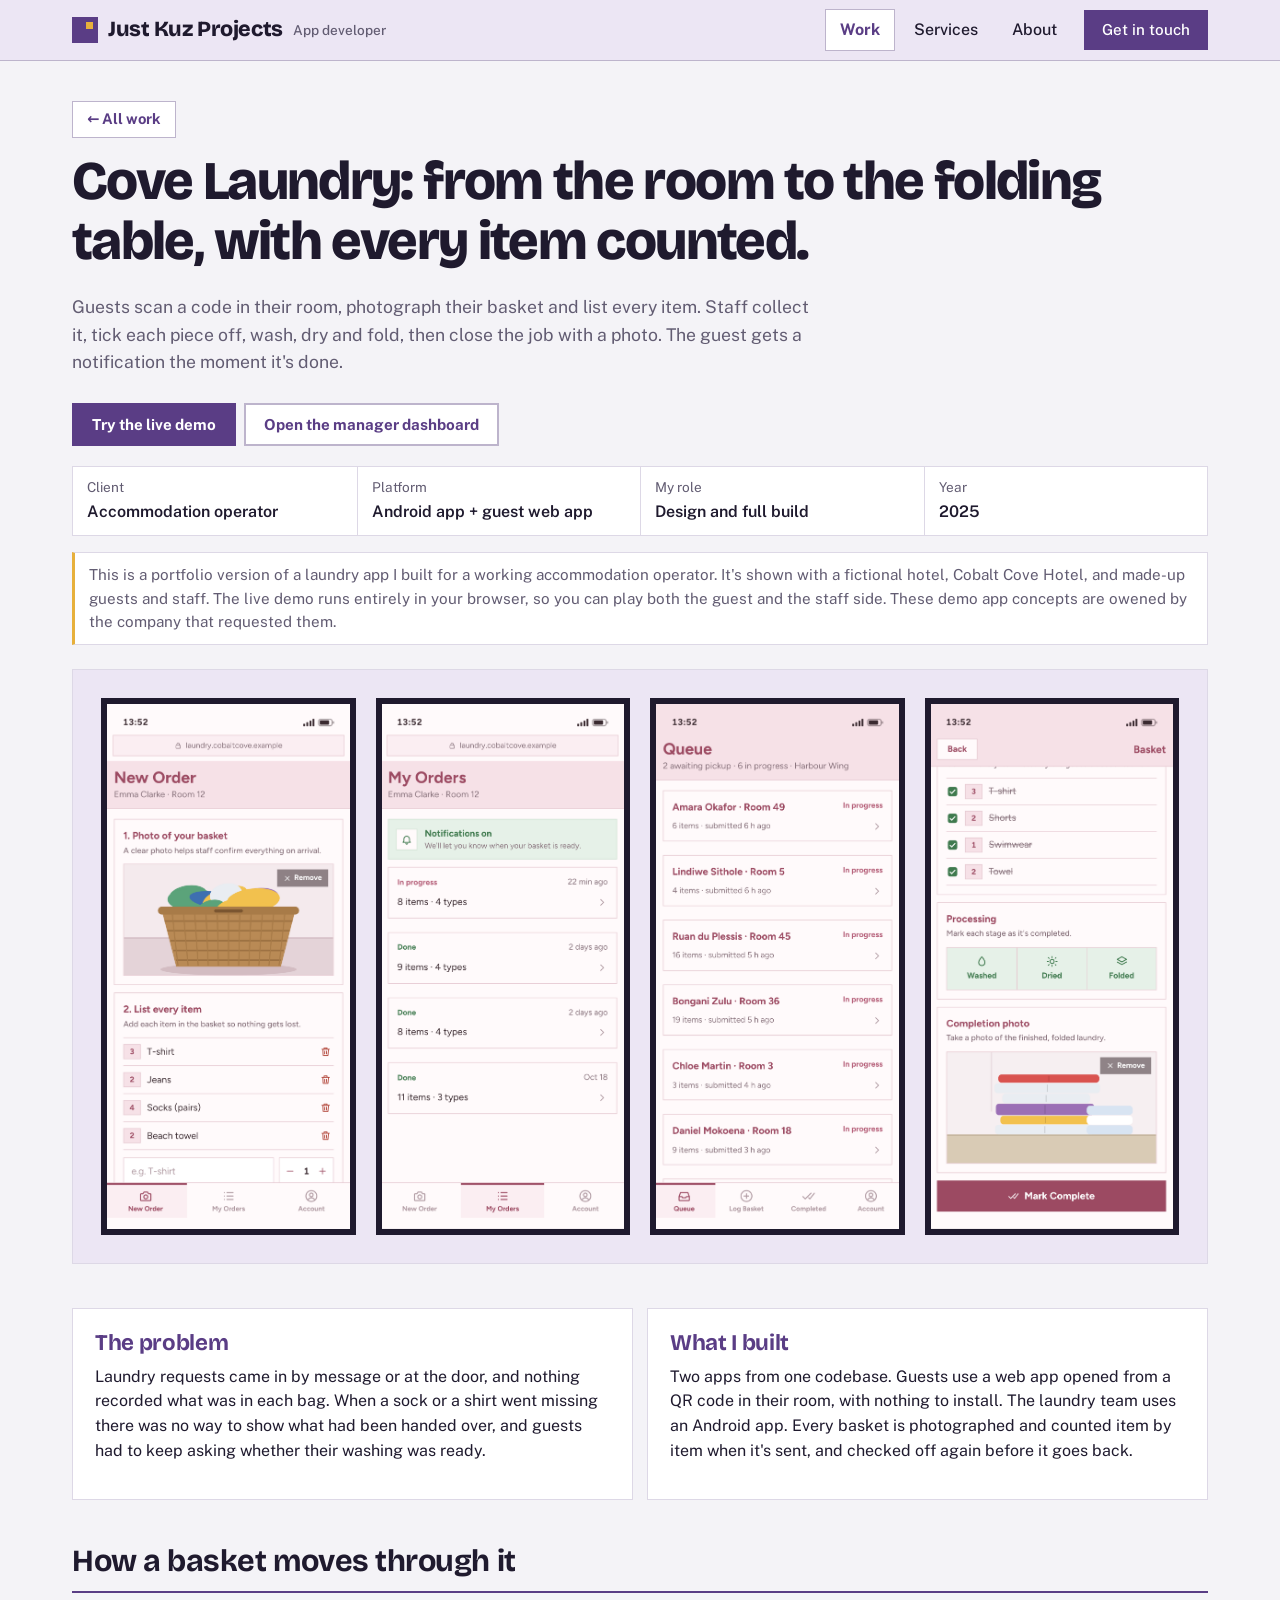
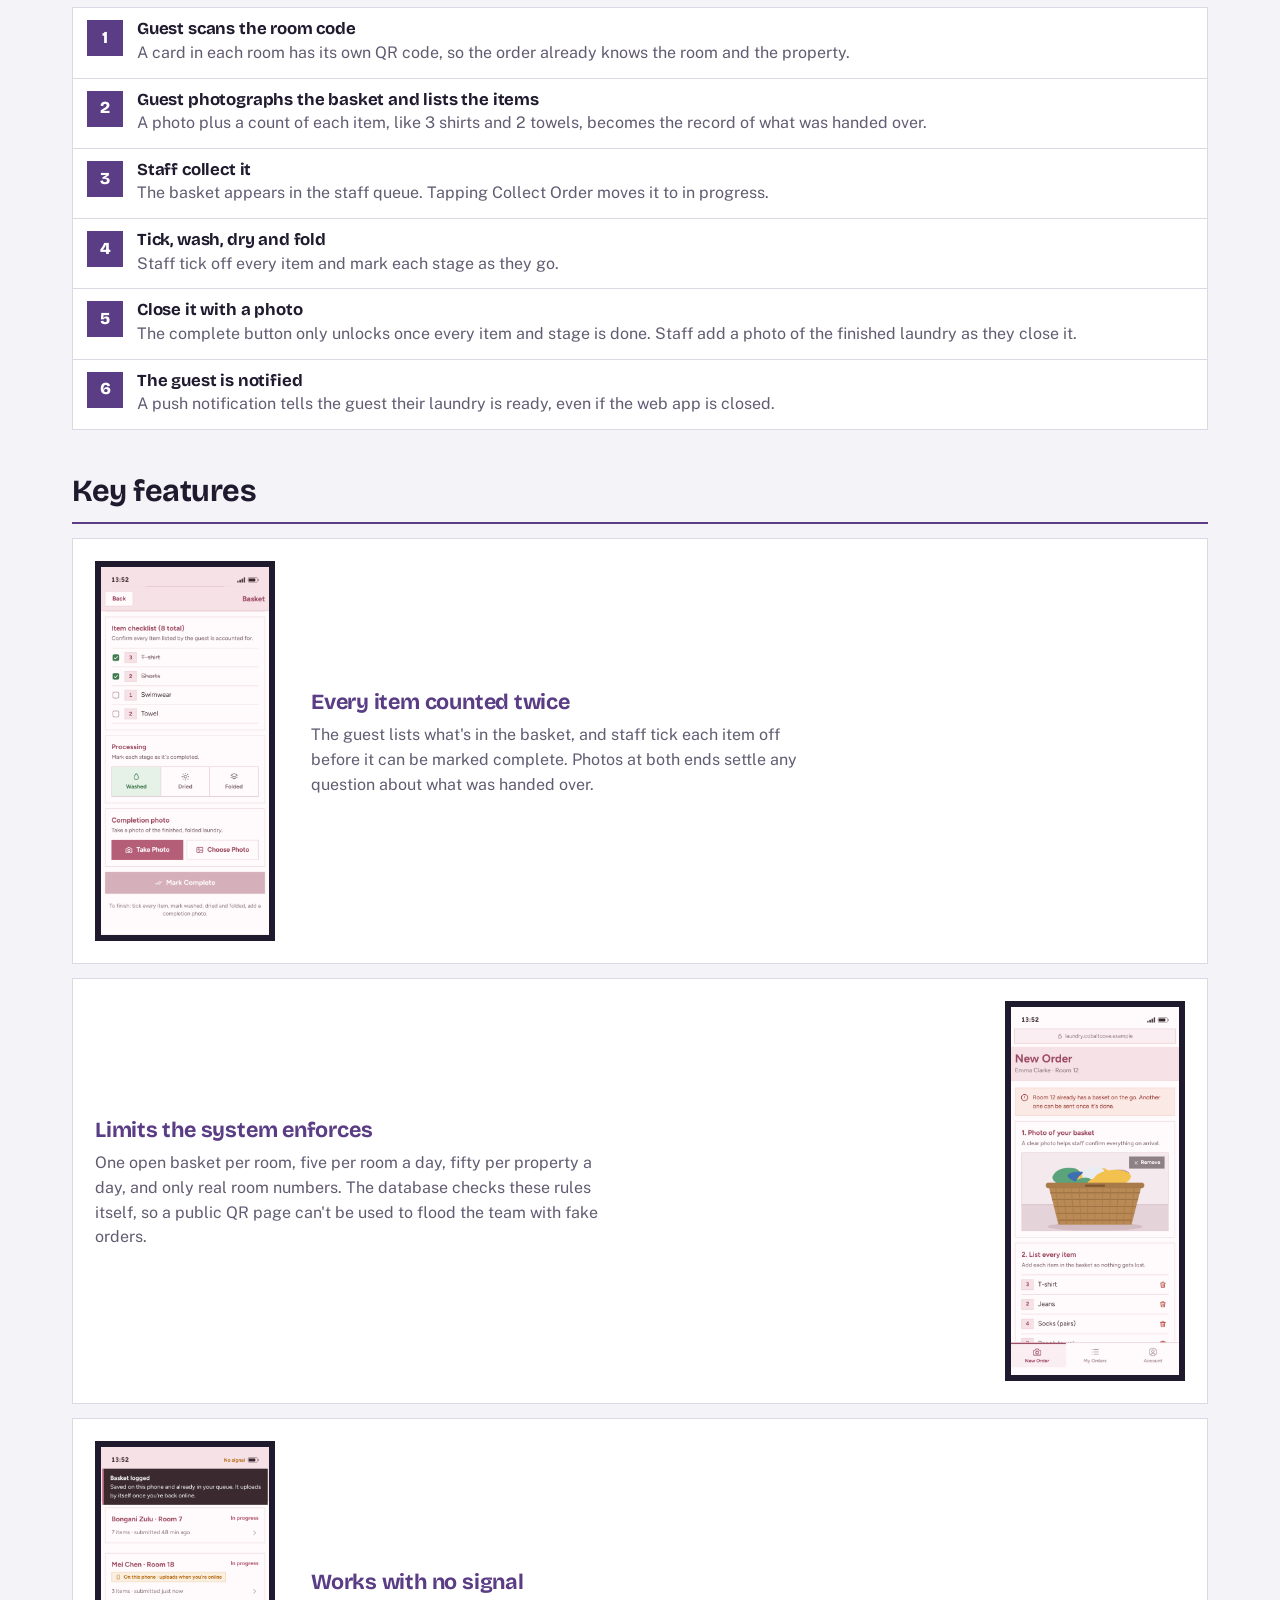
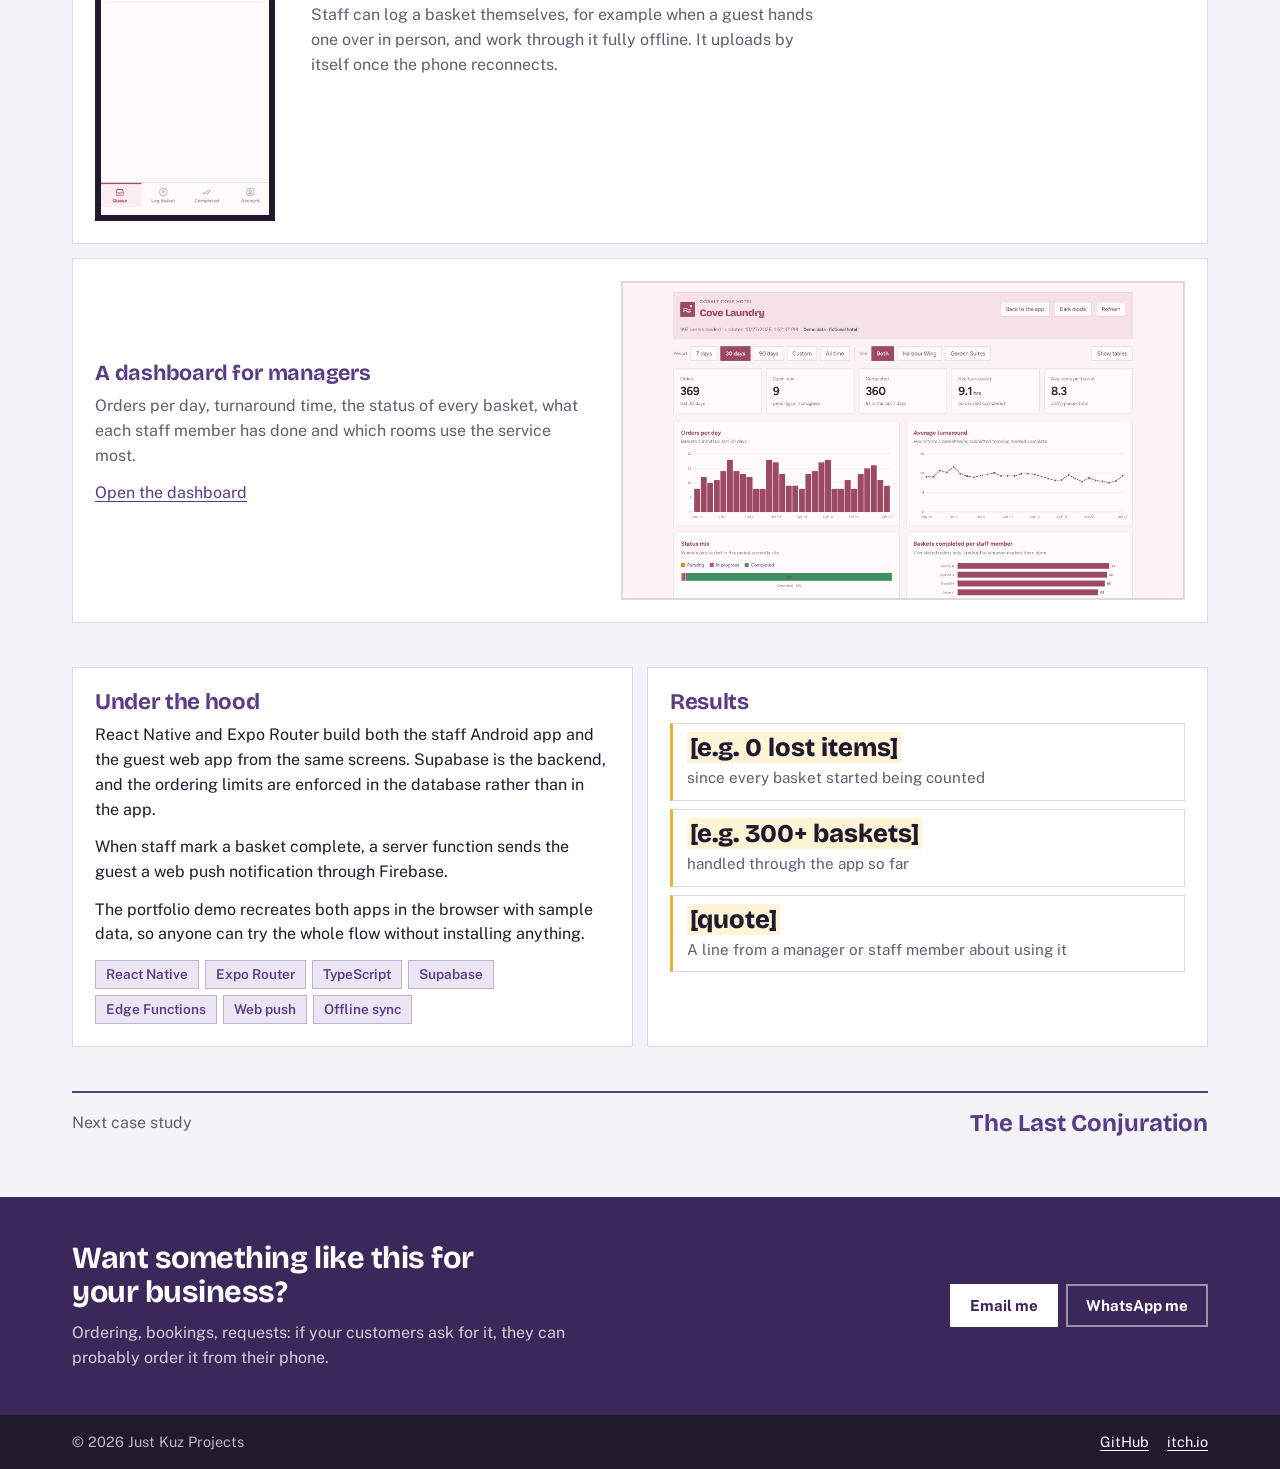
<file: work/cove-laundry.html>
<!DOCTYPE html>
<html lang="en">
<head>
  <meta charset="UTF-8">
  <meta name="viewport" content="width=device-width, initial-scale=1.0">
  <title>Cove Laundry case study | Just Kuz Projects</title>
  <meta name="description" content="A hotel laundry app: guests send a basket from a QR code in their room, staff collect, count, wash and return it, and the guest is notified when it's done.">
  <link rel="preconnect" href="https://fonts.googleapis.com">
  <link rel="preconnect" href="https://fonts.gstatic.com" crossorigin>
  <link href="https://fonts.googleapis.com/css2?family=Bricolage+Grotesque:opsz,wght@12..96,500;12..96,700;12..96,800&family=Public+Sans:wght@400;500;600&display=swap" rel="stylesheet">
  <link rel="stylesheet" href="../css/style.css">
</head>
<body>
  <a class="skip" href="#main">Skip to content</a>

  <header class="site-header">
    <div class="wrap">
      <a href="../index.html" class="brand"><span class="brand-mark" aria-hidden="true"></span>Just Kuz Projects <small>App developer</small></a>
      <button class="nav-toggle" aria-expanded="false" aria-controls="site-nav" aria-label="Menu">
        <svg width="20" height="20" viewBox="0 0 20 20" aria-hidden="true"><path d="M2 5h16M2 10h16M2 15h16" stroke="currentColor" stroke-width="2" stroke-linecap="round"/></svg>
      </button>
      <nav class="nav" id="site-nav">
        <a href="../index.html#work" aria-current="page">Work</a>
        <a href="../services.html">Services</a>
        <a href="../about.html">About</a>
        <a href="#contact" class="btn">Get in touch</a>
      </nav>
    </div>
  </header>

  <main id="main">
    <header class="page-head">
      <div class="wrap">
        <a href="../index.html#work" class="back">&larr; All work</a>
        <h1>Cove Laundry: from the room to the folding table, with every item counted.</h1>
        <p class="lede">Guests scan a code in their room, photograph their basket and list every item. Staff collect it, tick each piece off, wash, dry and fold, then close the job with a photo. The guest gets a notification the moment it's done.</p>
        <div class="btn-row" style="margin-top:28px">
          <a href="../demos/cove-laundry/index.html" class="btn">Try the live demo</a>
          <a href="../demos/cove-laundry/dashboard.html" class="btn ghost">Open the manager dashboard</a>
        </div>
        <dl class="cs-meta">
          <div><dt>Client</dt><dd>Accommodation operator</dd></div>
          <div><dt>Platform</dt><dd>Android app + guest web app</dd></div>
          <div><dt>My role</dt><dd>Design and full build</dd></div>
          <div><dt>Year</dt><dd>2025 <!-- EDIT --></dd></div>
        </dl>
        <p class="demo-note">This is a portfolio version of a laundry app I built for a working accommodation operator. It's shown with a fictional hotel, Cobalt Cove Hotel, and made-up guests and staff. The live demo runs entirely in your browser, so you can play both the guest and the staff side. These demo app concepts are owened by the company that requested them.</p>
      </div>
    </header>

    
    <section class="cs-hero">
      <div class="wrap">
        <div class="phones">
          <figure class="shot phone"><img src="../images/cove-laundry/hero-1.png" alt="Guest sending a new basket" onerror="this.remove()"><figcaption class="ph"><strong>Guest: new basket</strong><code>cove-laundry/hero-1.png</code></figcaption></figure>
          <figure class="shot phone"><img src="../images/cove-laundry/hero-2.png" alt="Guest order status" onerror="this.remove()"><figcaption class="ph"><strong>Guest: my orders</strong><code>cove-laundry/hero-2.png</code></figcaption></figure>
          <figure class="shot phone"><img src="../images/cove-laundry/hero-3.png" alt="Staff queue" onerror="this.remove()"><figcaption class="ph"><strong>Staff: queue</strong><code>cove-laundry/hero-3.png</code></figcaption></figure>
          <figure class="shot phone"><img src="../images/cove-laundry/hero-4.png" alt="Staff working through a basket" onerror="this.remove()"><figcaption class="ph"><strong>Staff: basket detail</strong><code>cove-laundry/hero-4.png</code></figcaption></figure>
        </div>
      </div>
    </section>

    <section class="section" style="padding-top:0">
      <div class="wrap two-col">
        <div>
          <h2>The problem</h2>
         
          <p>Laundry requests came in by message or at the door, and nothing recorded what was in each bag. When a sock or a shirt went missing there was no way to show what had been handed over, and guests had to keep asking whether their washing was ready.</p>
        </div>
        <div>
          <h2>What I built</h2>
          <p>Two apps from one codebase. Guests use a web app opened from a QR code in their room, with nothing to install. The laundry team uses an Android app. Every basket is photographed and counted item by item when it's sent, and checked off again before it goes back.</p>
        </div>
      </div>
    </section>

    <section class="section">
      <div class="wrap">
        <div class="section-head"><h2>How a basket moves through it</h2></div>
        <ol class="steps">
          <li><div><h3>Guest scans the room code</h3><p>A card in each room has its own QR code, so the order already knows the room and the property.</p></div></li>
          <li><div><h3>Guest photographs the basket and lists the items</h3><p>A photo plus a count of each item, like 3 shirts and 2 towels, becomes the record of what was handed over.</p></div></li>
          <li><div><h3>Staff collect it</h3><p>The basket appears in the staff queue. Tapping Collect Order moves it to in progress.</p></div></li>
          <li><div><h3>Tick, wash, dry and fold</h3><p>Staff tick off every item and mark each stage as they go.</p></div></li>
          <li><div><h3>Close it with a photo</h3><p>The complete button only unlocks once every item and stage is done. Staff add a photo of the finished laundry as they close it.</p></div></li>
          <li><div><h3>The guest is notified</h3><p>A push notification tells the guest their laundry is ready, even if the web app is closed.</p></div></li>
        </ol>
      </div>
    </section>

    <section class="section">
      <div class="wrap">
        <div class="section-head"><h2>Key features</h2></div>
        <div class="feature-rows">
          <div class="frow">
            <figure class="shot phone"><img src="../images/cove-laundry/feature-items.png" alt="Item checklist on a basket" onerror="this.remove()"><figcaption class="ph"><strong>Item checklist</strong><code>cove-laundry/feature-items.png</code></figcaption></figure>
            <div>
              <h3>Every item counted twice</h3>
              <p>The guest lists what's in the basket, and staff tick each item off before it can be marked complete. Photos at both ends settle any question about what was handed over.</p>
            </div>
          </div>
          <div class="frow">
            <figure class="shot phone"><img src="../images/cove-laundry/feature-limits.png" alt="Order limit message" onerror="this.remove()"><figcaption class="ph"><strong>Order limits</strong><code>cove-laundry/feature-limits.png</code></figcaption></figure>
            <div>
              <h3>Limits the system enforces</h3>
              <p>One open basket per room, five per room a day, fifty per property a day, and only real room numbers. The database checks these rules itself, so a public QR page can't be used to flood the team with fake orders.</p>
            </div>
          </div>
          <div class="frow">
            <figure class="shot phone"><img src="../images/cove-laundry/feature-offline.png" alt="Basket logged with no signal" onerror="this.remove()"><figcaption class="ph"><strong>No signal</strong><code>cove-laundry/feature-offline.png</code></figcaption></figure>
            <div>
              <h3>Works with no signal</h3>
              <p>Staff can log a basket themselves, for example when a guest hands one over in person, and work through it fully offline. It uploads by itself once the phone reconnects.</p>
            </div>
          </div>
          <div class="frow landscape">
            <figure class="shot wide"><img src="../images/cove-laundry/feature-dashboard.png" alt="Laundry manager dashboard" onerror="this.remove()"><figcaption class="ph"><strong>Manager dashboard</strong><code>cove-laundry/feature-dashboard.png</code></figcaption></figure>
            <div>
              <h3>A dashboard for managers</h3>
              <p>Orders per day, turnaround time, the status of every basket, what each staff member has done and which rooms use the service most.</p>
              <p><a href="../demos/cove-laundry/dashboard.html">Open the dashboard</a></p>
            </div>
          </div>
        </div>
      </div>
    </section>

    <section class="section">
      <div class="wrap two-col">
        <div>
          <h2>Under the hood</h2>
          <p>React Native and Expo Router build both the staff Android app and the guest web app from the same screens. Supabase is the backend, and the ordering limits are enforced in the database rather than in the app.</p>
          <p>When staff mark a basket complete, a server function sends the guest a web push notification through Firebase.</p>
          <p>The portfolio demo recreates both apps in the browser with sample data, so anyone can try the whole flow without installing anything.</p>
          <ul class="stack">
            <li>React Native</li><li>Expo Router</li><li>TypeScript</li><li>Supabase</li><li>Edge Functions</li><li>Web push</li><li>Offline sync</li>
          </ul>
        </div>
        <div>
          <h2>Results</h2>
          
          <div class="results" style="grid-template-columns:1fr">
            <div><strong><span class="todo">[e.g. 0 lost items]</span></strong><p>since every basket started being counted</p></div>
            <div><strong><span class="todo">[e.g. 300+ baskets]</span></strong><p>handled through the app so far</p></div>
            <div><strong><span class="todo">[quote]</span></strong><p>A line from a manager or staff member about using it</p></div>
          </div>
        </div>
      </div>
    </section>

    <div class="wrap">
      <div class="next-project">
        <span class="muted">Next case study</span>
        <a href="the-last-conjuration.html">The Last Conjuration</a>
      </div>
    </div>
  </main>

  <section class="contact-band" id="contact">
    <div class="wrap">
      <div>
        <h2>Want something like this for your business?</h2>
        <p>Ordering, bookings, requests: if your customers ask for it, they can probably order it from their phone.</p>
      </div>
      <div class="btn-row">
        <a href="mailto:justkuzprojects@gmail.com" class="btn light">Email me</a>
        <a href="https://wa.me/27000000000" class="btn outline-light">WhatsApp me</a>
      </div>
    </div>
  </section>

  <footer class="site-footer">
    <div class="wrap">
      <span>&copy; <span id="year">2026</span> Just Kuz Projects</span>
      <nav aria-label="Elsewhere"><a href="https://github.com/mevelyns">GitHub</a><a href="https://meleengames.itch.io/">itch.io</a></nav>
    </div>
  </footer>
  <script src="../js/main.js"></script>
</body>
</html>
</file>
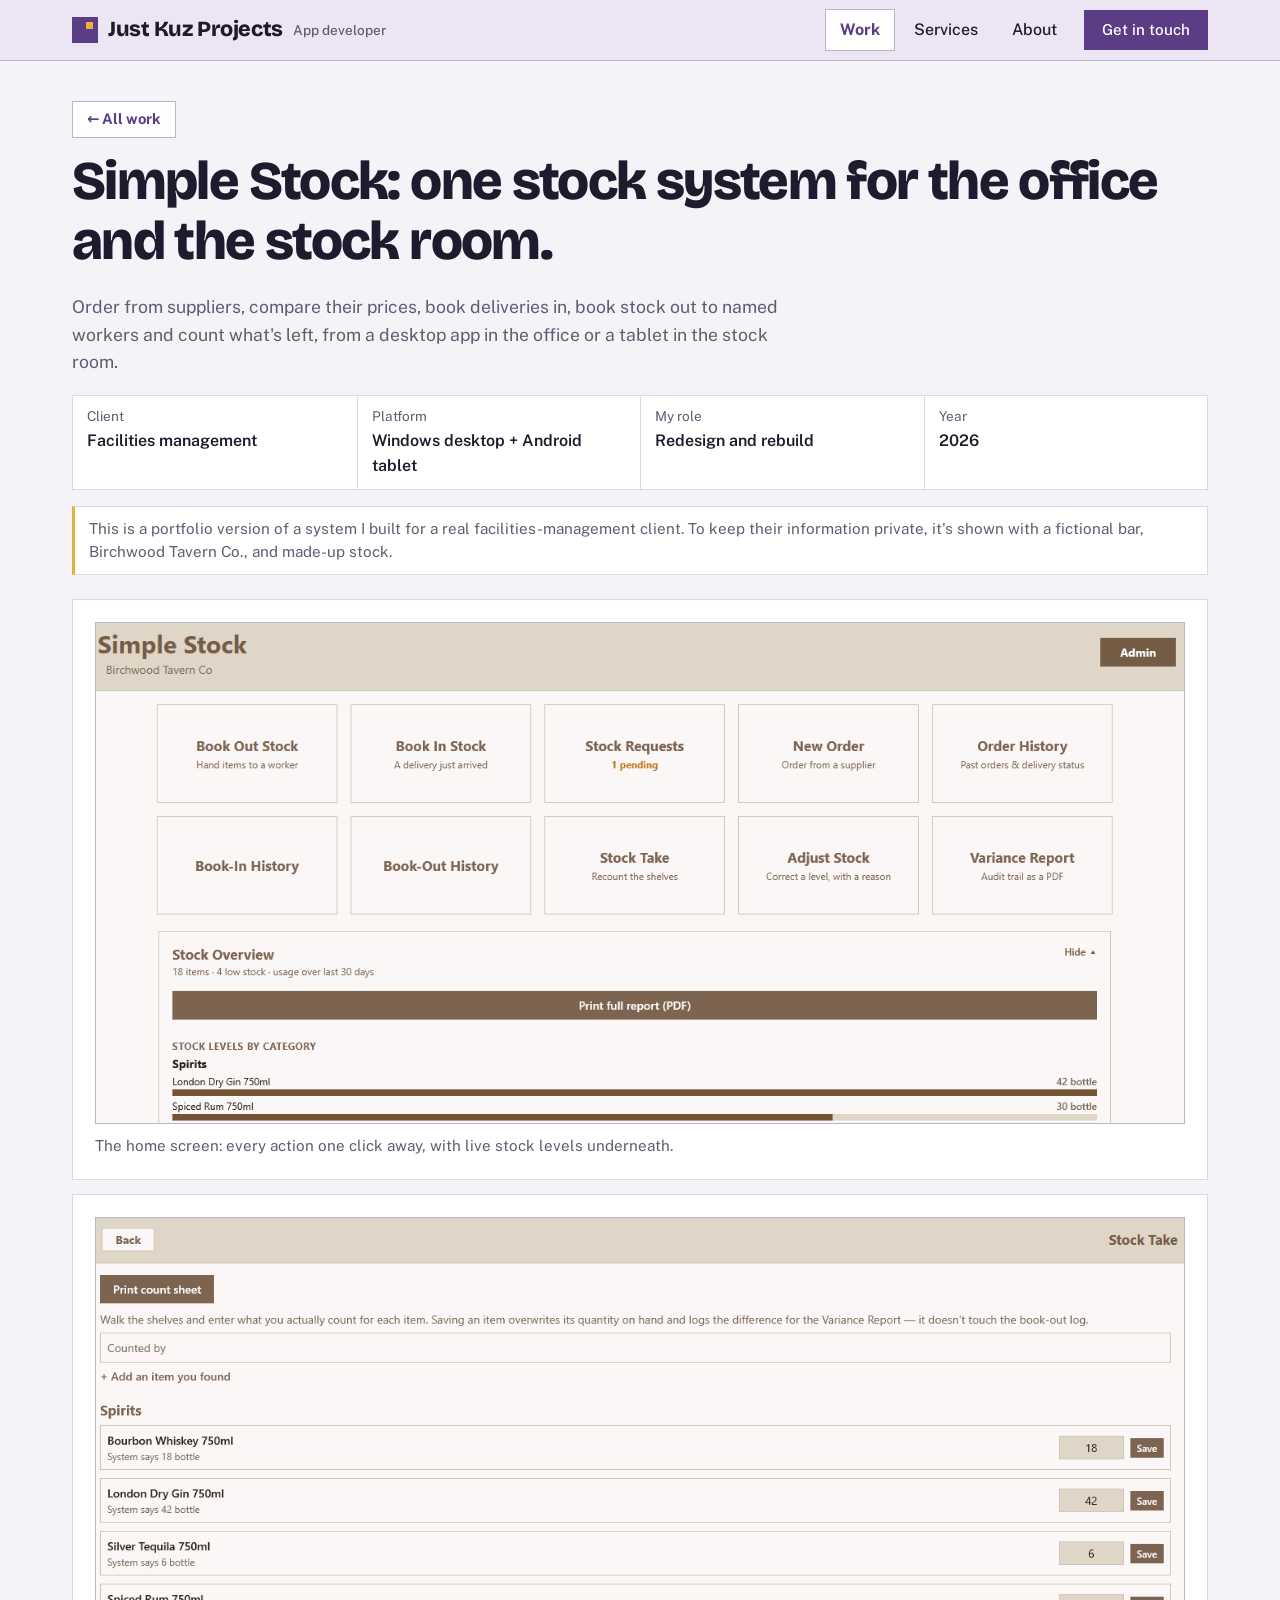
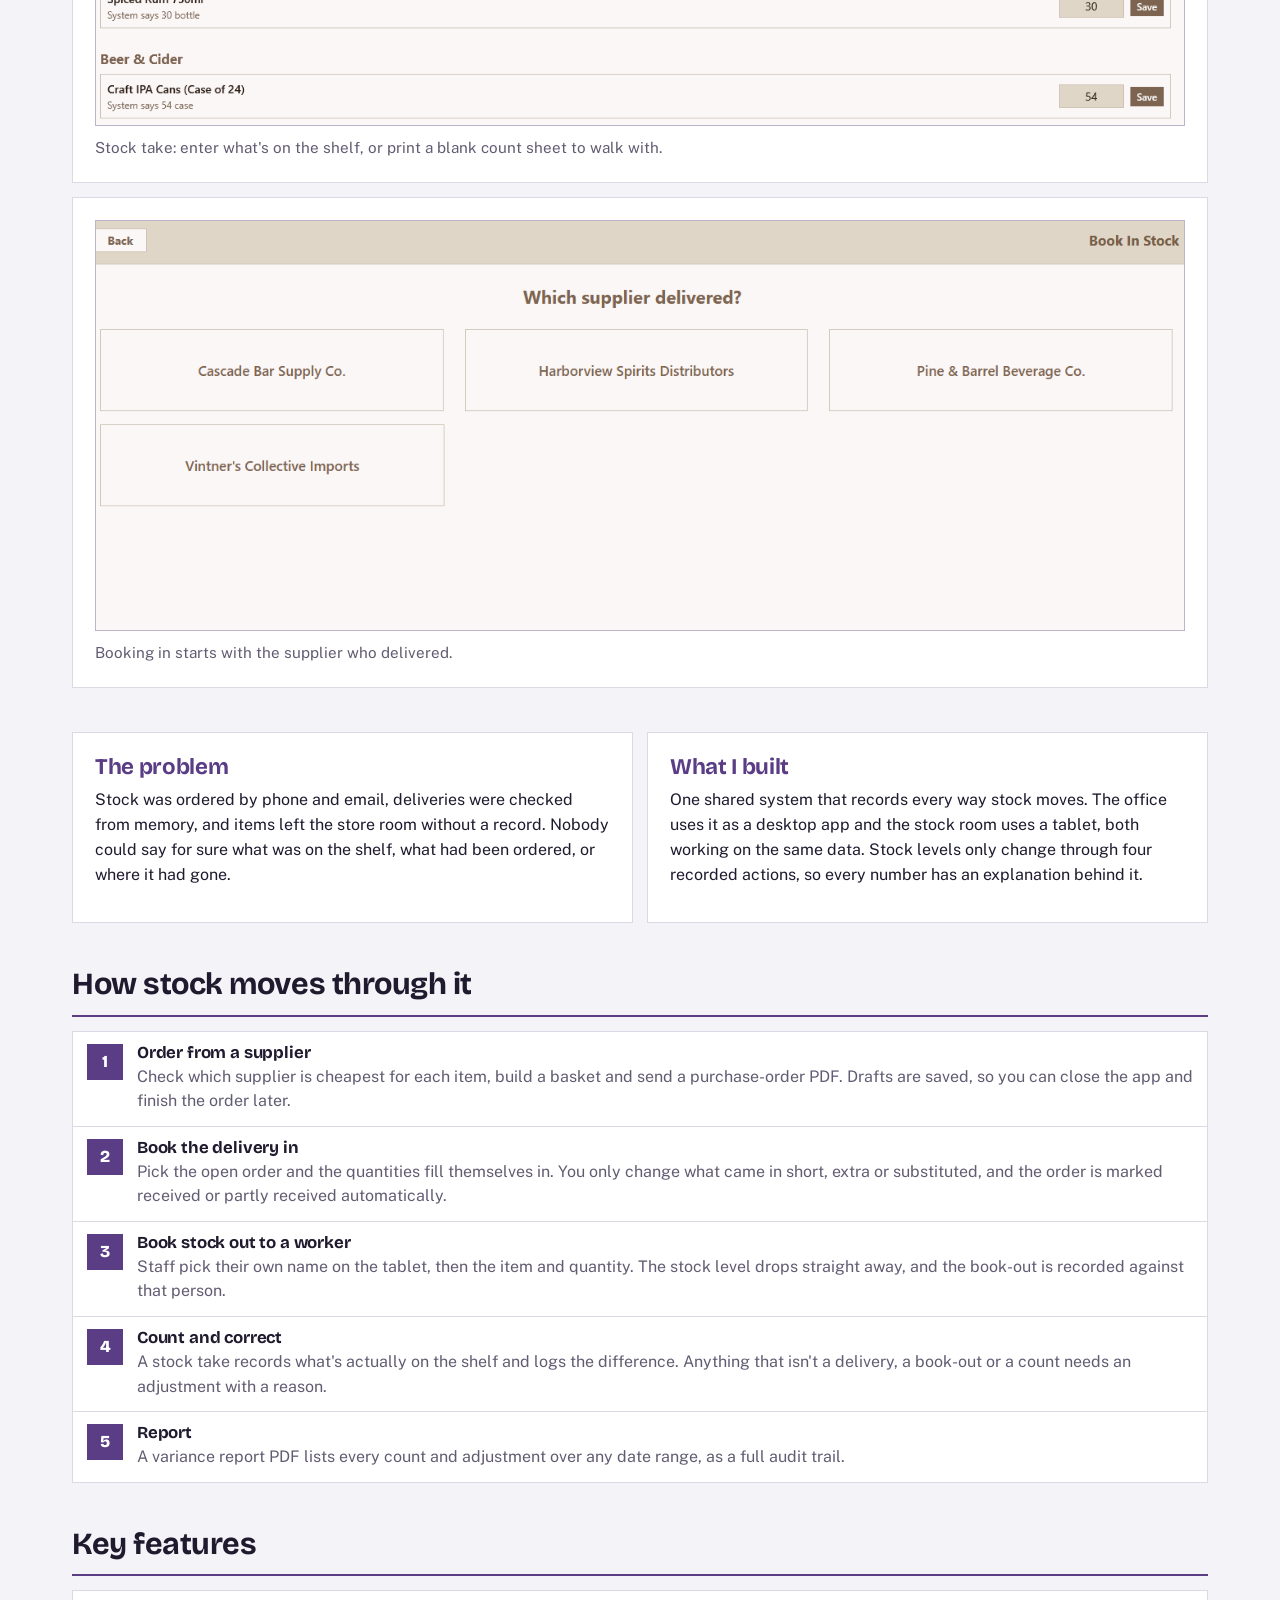
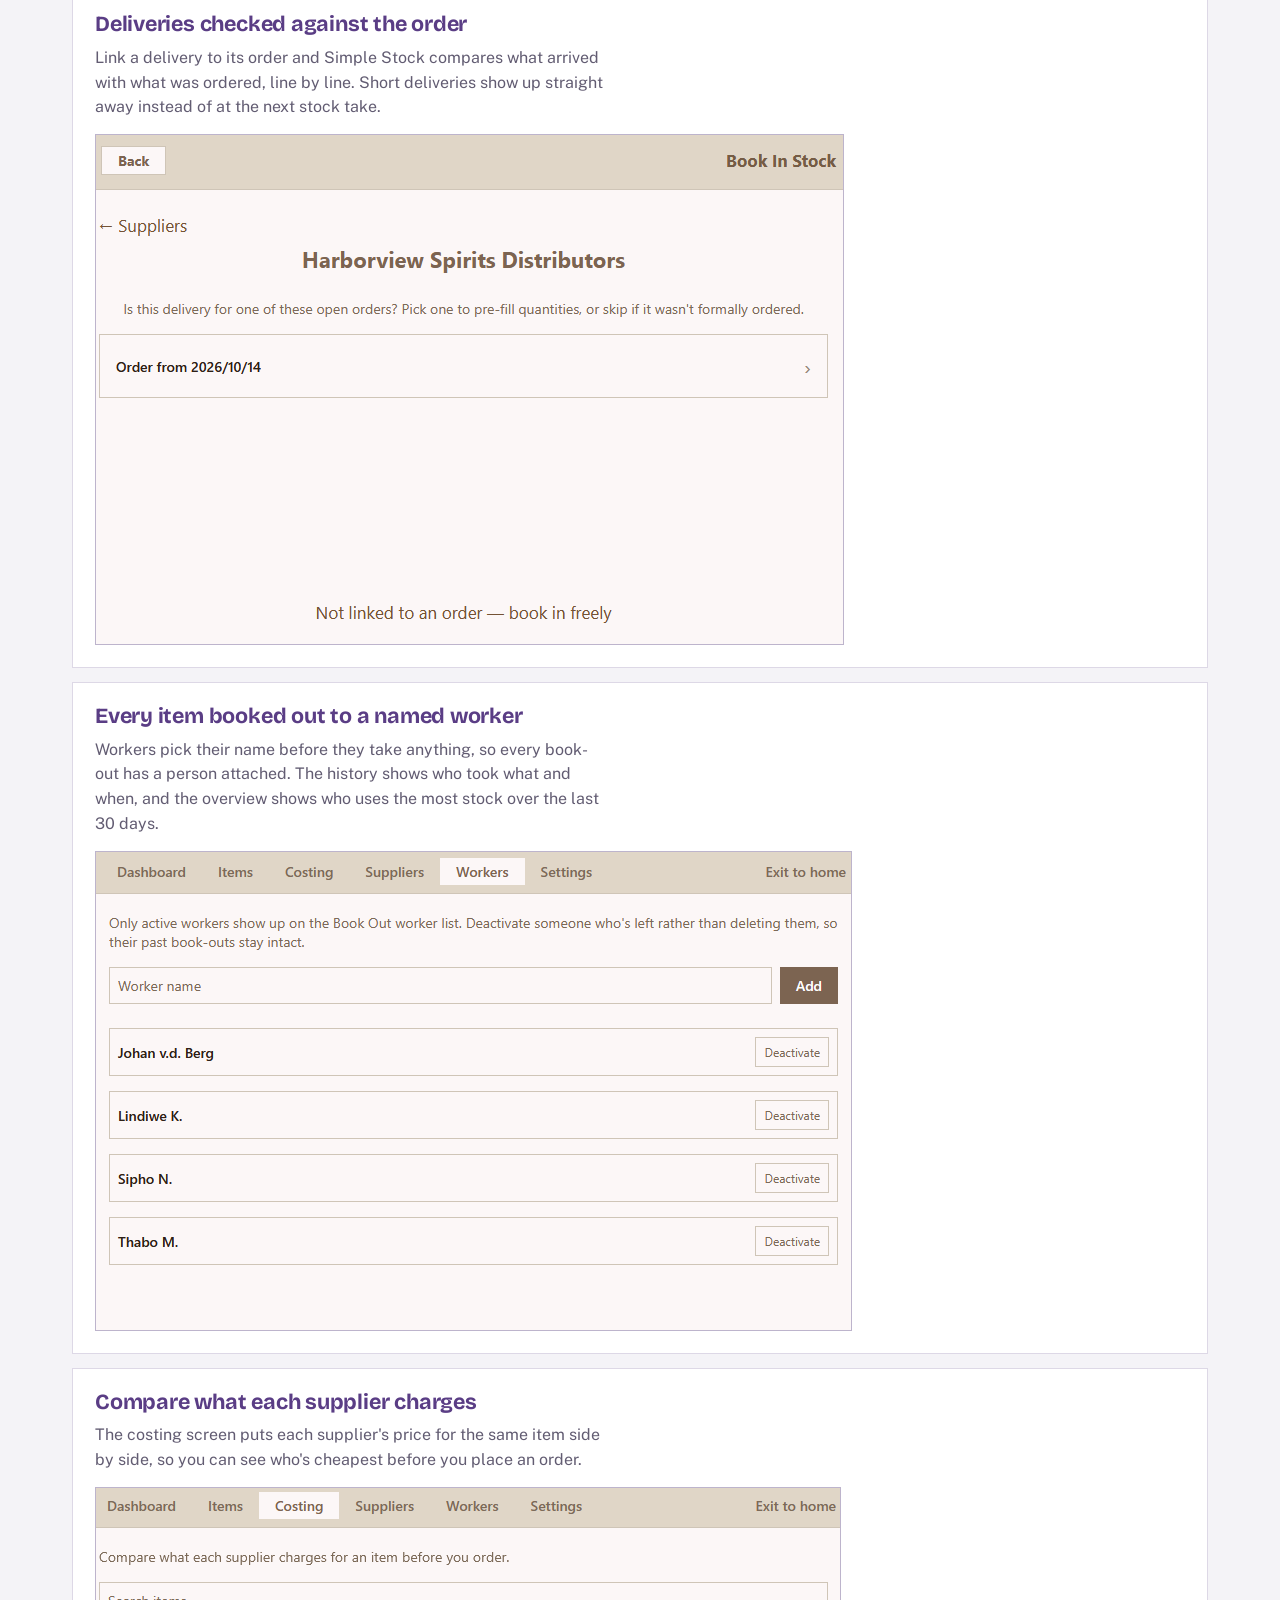
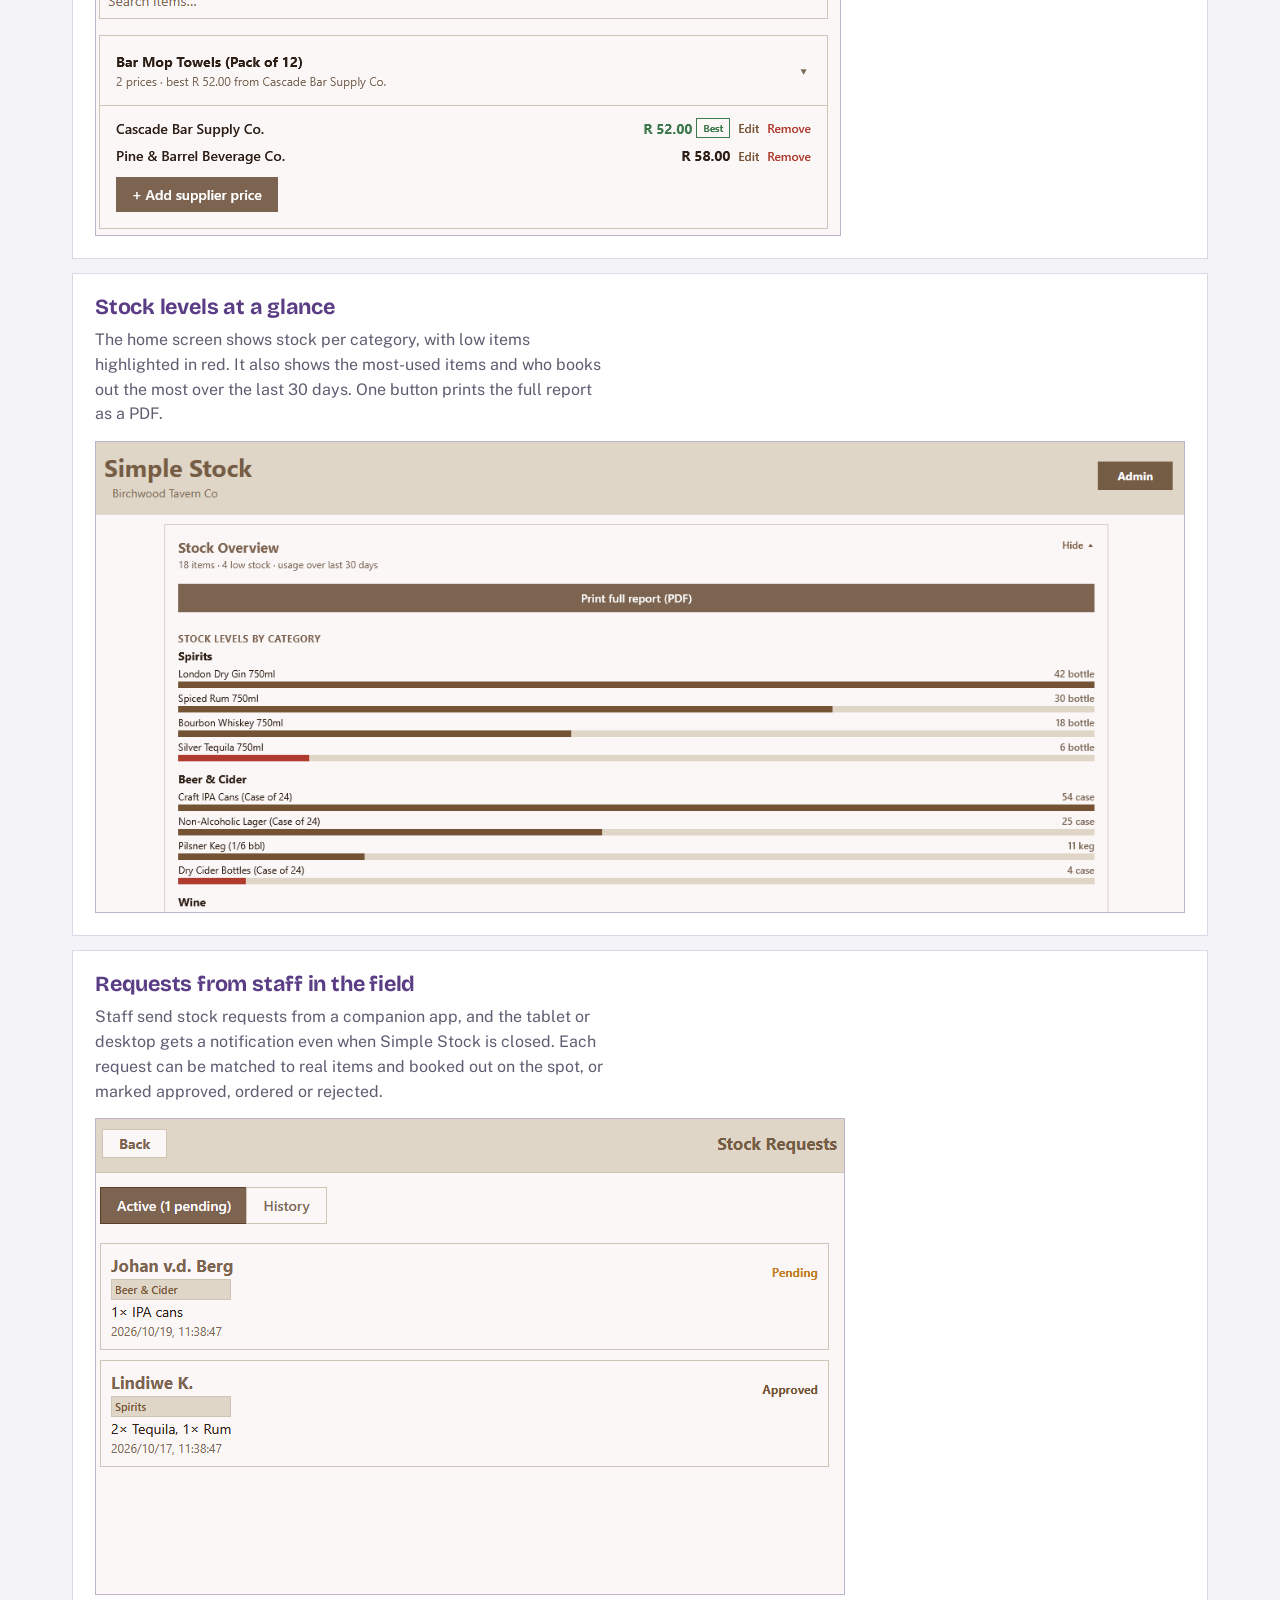
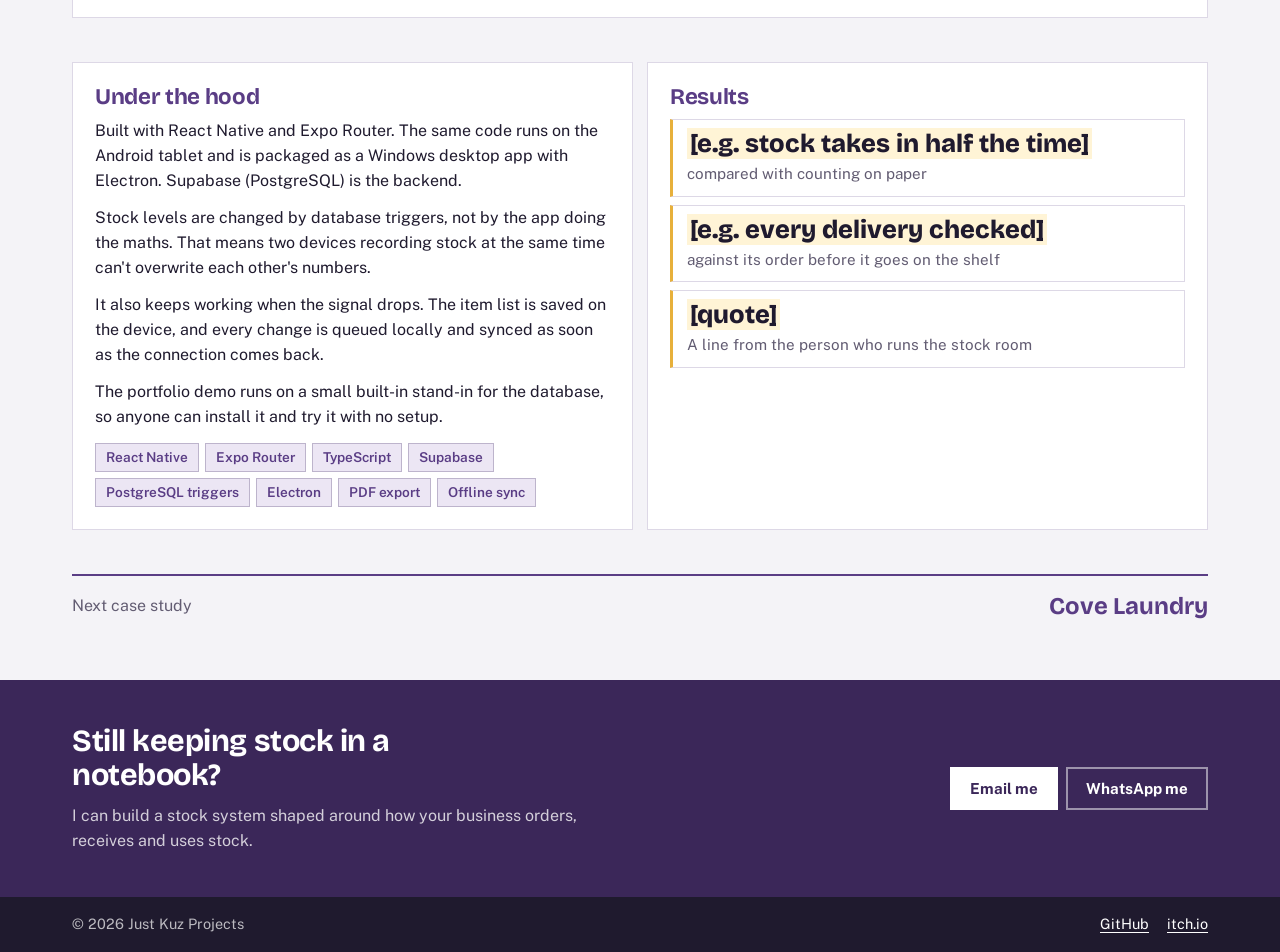
<file: work/simple-stock.html>
<!DOCTYPE html>
<html lang="en">
<head>
  <meta charset="UTF-8">
  <meta name="viewport" content="width=device-width, initial-scale=1.0">
  <title>Simple Stock case study | Just Kuz Projects</title>
  <meta name="description" content="One stock system for the office and the stock room: order, book in, book out, count and report.">
  <link rel="preconnect" href="https://fonts.googleapis.com">
  <link rel="preconnect" href="https://fonts.gstatic.com" crossorigin>
  <link href="https://fonts.googleapis.com/css2?family=Bricolage+Grotesque:opsz,wght@12..96,500;12..96,700;12..96,800&family=Public+Sans:wght@400;500;600&display=swap" rel="stylesheet">
  <link rel="stylesheet" href="../css/style.css">
</head>
<body>
  <a class="skip" href="#main">Skip to content</a>

  <header class="site-header">
    <div class="wrap">
      <a href="../index.html" class="brand"><span class="brand-mark" aria-hidden="true"></span>Just Kuz Projects <small>App developer</small></a>
      <button class="nav-toggle" aria-expanded="false" aria-controls="site-nav" aria-label="Menu">
        <svg width="20" height="20" viewBox="0 0 20 20" aria-hidden="true"><path d="M2 5h16M2 10h16M2 15h16" stroke="currentColor" stroke-width="2" stroke-linecap="round"/></svg>
      </button>
      <nav class="nav" id="site-nav">
        <a href="../index.html#work" aria-current="page">Work</a>
        <a href="../services.html">Services</a>
        <a href="../about.html">About</a>
        <a href="#contact" class="btn">Get in touch</a>
      </nav>
    </div>
  </header>

  <main id="main">
    <header class="page-head">
      <div class="wrap">
        <a href="../index.html#work" class="back">&larr; All work</a>
        <h1>Simple Stock: one stock system for the office and the stock room.</h1>
        <p class="lede">Order from suppliers, compare their prices, book deliveries in, book stock out to named workers and count what's left, from a desktop app in the office or a tablet in the stock room.</p>
        <dl class="cs-meta">
          <div><dt>Client</dt><dd>Facilities management</dd></div>
          <div><dt>Platform</dt><dd>Windows desktop + Android tablet</dd></div>
          <div><dt>My role</dt><dd>Redesign and rebuild</dd></div>
          <div><dt>Year</dt><dd>2026 <!-- EDIT --></dd></div>
        </dl>
        <p class="demo-note">This is a portfolio version of a system I built for a real facilities-management client. To keep their information private, it's shown with a fictional bar, Birchwood Tavern Co., and made-up stock.</p>
        
      </div>
    </header>

    
    <section class="cs-hero">
      <div class="wrap desk-stack">
        <figure class="desk">
          <div class="shot desktop"><img src="../images/simple-stock/hero-desktop.png" alt="Simple Stock home screen with the stock overview" onerror="this.remove()"><span class="ph"><strong>Home screen</strong><code>simple-stock/hero-desktop.png</code></span></div>
          <figcaption>The home screen: every action one click away, with live stock levels underneath.</figcaption>
        </figure>
        <figure class="desk">
          <div class="shot desktop"><img src="../images/simple-stock/hero-stocktake.png" alt="Stock take screen with counted quantities" onerror="this.remove()"><span class="ph"><strong>Stock take</strong><code>simple-stock/hero-stocktake.png</code></span></div>
          <figcaption>Stock take: enter what's on the shelf, or print a blank count sheet to walk with.</figcaption>
        </figure>
        <figure class="desk">
          <div class="shot desktop"><img src="../images/simple-stock/hero-bookin.png" alt="Choosing which supplier delivered when booking stock in" onerror="this.remove()"><span class="ph"><strong>Book in: pick the supplier</strong><code>simple-stock/hero-bookin.png</code></span></div>
          <figcaption>Booking in starts with the supplier who delivered.</figcaption>
        </figure>
      </div>
    </section>

    <section class="section" style="padding-top:0">
      <div class="wrap two-col">
        <div>
          <h2>The problem</h2>
          
          <p>Stock was ordered by phone and email, deliveries were checked from memory, and items left the store room without a record. Nobody could say for sure what was on the shelf, what had been ordered, or where it had gone.</p>
        </div>
        <div>
          <h2>What I built</h2>
          <p>One shared system that records every way stock moves. The office uses it as a desktop app and the stock room uses a tablet, both working on the same data. Stock levels only change through four recorded actions, so every number has an explanation behind it.</p>
        </div>
      </div>
    </section>

    <section class="section">
      <div class="wrap">
        <div class="section-head"><h2>How stock moves through it</h2></div>
        <ol class="steps">
          <li><div><h3>Order from a supplier</h3><p>Check which supplier is cheapest for each item, build a basket and send a purchase-order PDF. Drafts are saved, so you can close the app and finish the order later.</p></div></li>
          <li><div><h3>Book the delivery in</h3><p>Pick the open order and the quantities fill themselves in. You only change what came in short, extra or substituted, and the order is marked received or partly received automatically.</p></div></li>
          <li><div><h3>Book stock out to a worker</h3><p>Staff pick their own name on the tablet, then the item and quantity. The stock level drops straight away, and the book-out is recorded against that person.</p></div></li>
          <li><div><h3>Count and correct</h3><p>A stock take records what's actually on the shelf and logs the difference. Anything that isn't a delivery, a book-out or a count needs an adjustment with a reason.</p></div></li>
          <li><div><h3>Report</h3><p>A variance report PDF lists every count and adjustment over any date range, as a full audit trail.</p></div></li>
        </ol>
      </div>
    </section>

    <section class="section">
      <div class="wrap">
        <div class="section-head"><h2>Key features</h2></div>
        <div class="feature-rows">
          <div class="frow stacked">
            <div>
              <h3>Deliveries checked against the order</h3>
              <p>Link a delivery to its order and Simple Stock compares what arrived with what was ordered, line by line. Short deliveries show up straight away instead of at the next stock take.</p>
            </div>
            <figure class="shot desktop"><img src="../images/simple-stock/feature-bookin.png" alt="Booking in a delivery against its order" onerror="this.remove()"><figcaption class="ph"><strong>Book in against an order</strong><code>simple-stock/feature-bookin.png</code></figcaption></figure>

          </div>
          <div class="frow stacked">
            <div>
              <h3>Every item booked out to a named worker</h3>
              <p>Workers pick their name before they take anything, so every book-out has a person attached. The history shows who took what and when, and the overview shows who uses the most stock over the last 30 days.</p>
            </div>
            <figure class="shot desktop"><img src="../images/simple-stock/feature-bookout.png" alt="Workers list in the admin area" onerror="this.remove()"><figcaption class="ph"><strong>Book out to a worker</strong><code>simple-stock/feature-bookout.png</code></figcaption></figure>

          </div>
          <div class="frow stacked">
            <div>
              <h3>Compare what each supplier charges</h3>
              <p>The costing screen puts each supplier's price for the same item side by side, so you can see who's cheapest before you place an order.</p>
            </div>
            <figure class="shot desktop"><img src="../images/simple-stock/feature-costing.png" alt="Supplier price comparison" onerror="this.remove()"><figcaption class="ph"><strong>Supplier costing</strong><code>simple-stock/feature-costing.png</code></figcaption></figure>

          </div>
          <div class="frow stacked">
            <div>
              <h3>Stock levels at a glance</h3>
              <p>The home screen shows stock per category, with low items highlighted in red. It also shows the most-used items and who books out the most over the last 30 days. One button prints the full report as a PDF.</p>
            </div>
            <figure class="shot desktop"><img src="../images/simple-stock/feature-overview.png" alt="Stock overview dashboard" onerror="this.remove()"><figcaption class="ph"><strong>Stock overview</strong><code>simple-stock/feature-overview.png</code></figcaption></figure>

          </div>
          <div class="frow stacked">
            <div>
              <h3>Requests from staff in the field</h3>
              <p>Staff send stock requests from a companion app, and the tablet or desktop gets a notification even when Simple Stock is closed. Each request can be matched to real items and booked out on the spot, or marked approved, ordered or rejected.</p>
            </div>
            <figure class="shot desktop"><img src="../images/simple-stock/feature-requests.png" alt="Stock requests from staff" onerror="this.remove()"><figcaption class="ph"><strong>Stock requests</strong><code>simple-stock/feature-requests.png</code></figcaption></figure>

          </div>
        </div>
      </div>
    </section>

    <section class="section">
      <div class="wrap two-col">
        <div>
          <h2>Under the hood</h2>
          <p>Built with React Native and Expo Router. The same code runs on the Android tablet and is packaged as a Windows desktop app with Electron. Supabase (PostgreSQL) is the backend.</p>
          <p>Stock levels are changed by database triggers, not by the app doing the maths. That means two devices recording stock at the same time can't overwrite each other's numbers.</p>
          <p>It also keeps working when the signal drops. The item list is saved on the device, and every change is queued locally and synced as soon as the connection comes back.</p>
          <p>The portfolio demo runs on a small built-in stand-in for the database, so anyone can install it and try it with no setup.</p>
          <ul class="stack">
            <li>React Native</li><li>Expo Router</li><li>TypeScript</li><li>Supabase</li><li>PostgreSQL triggers</li><li>Electron</li><li>PDF export</li><li>Offline sync</li>
          </ul>
        </div>
        <div>
          <h2>Results</h2>
          <!-- EDIT: replace with real numbers or quotes from the client -->
          <div class="results" style="grid-template-columns:1fr">
            <div><strong><span class="todo">[e.g. stock takes in half the time]</span></strong><p>compared with counting on paper</p></div>
            <div><strong><span class="todo">[e.g. every delivery checked]</span></strong><p>against its order before it goes on the shelf</p></div>
            <div><strong><span class="todo">[quote]</span></strong><p>A line from the person who runs the stock room</p></div>
          </div>
        </div>
      </div>
    </section>

    <div class="wrap">
      <div class="next-project">
        <span class="muted">Next case study</span>
        <a href="cove-laundry.html">Cove Laundry</a>
      </div>
    </div>
  </main>

  <section class="contact-band" id="contact">
    <div class="wrap">
      <div>
        <h2>Still keeping stock in a notebook?</h2>
        <p>I can build a stock system shaped around how your business orders, receives and uses stock.</p>
      </div>
      <div class="btn-row">
        <a href="mailto:justkuzprojects@gmail.com" class="btn light">Email me</a>
        <a href="https://wa.me/27000000000" class="btn outline-light">WhatsApp me</a>
      </div>
    </div>
  </section>

  <footer class="site-footer">
    <div class="wrap">
      <span>&copy; <span id="year">2026</span> Just Kuz Projects</span>
      <nav aria-label="Elsewhere"><a href="https://github.com/mevelyns">GitHub</a><a href="https://meleengames.itch.io/">itch.io</a></nav>
    </div>
  </footer>
  <script src="../js/main.js"></script>
</body>
</html>
</file>
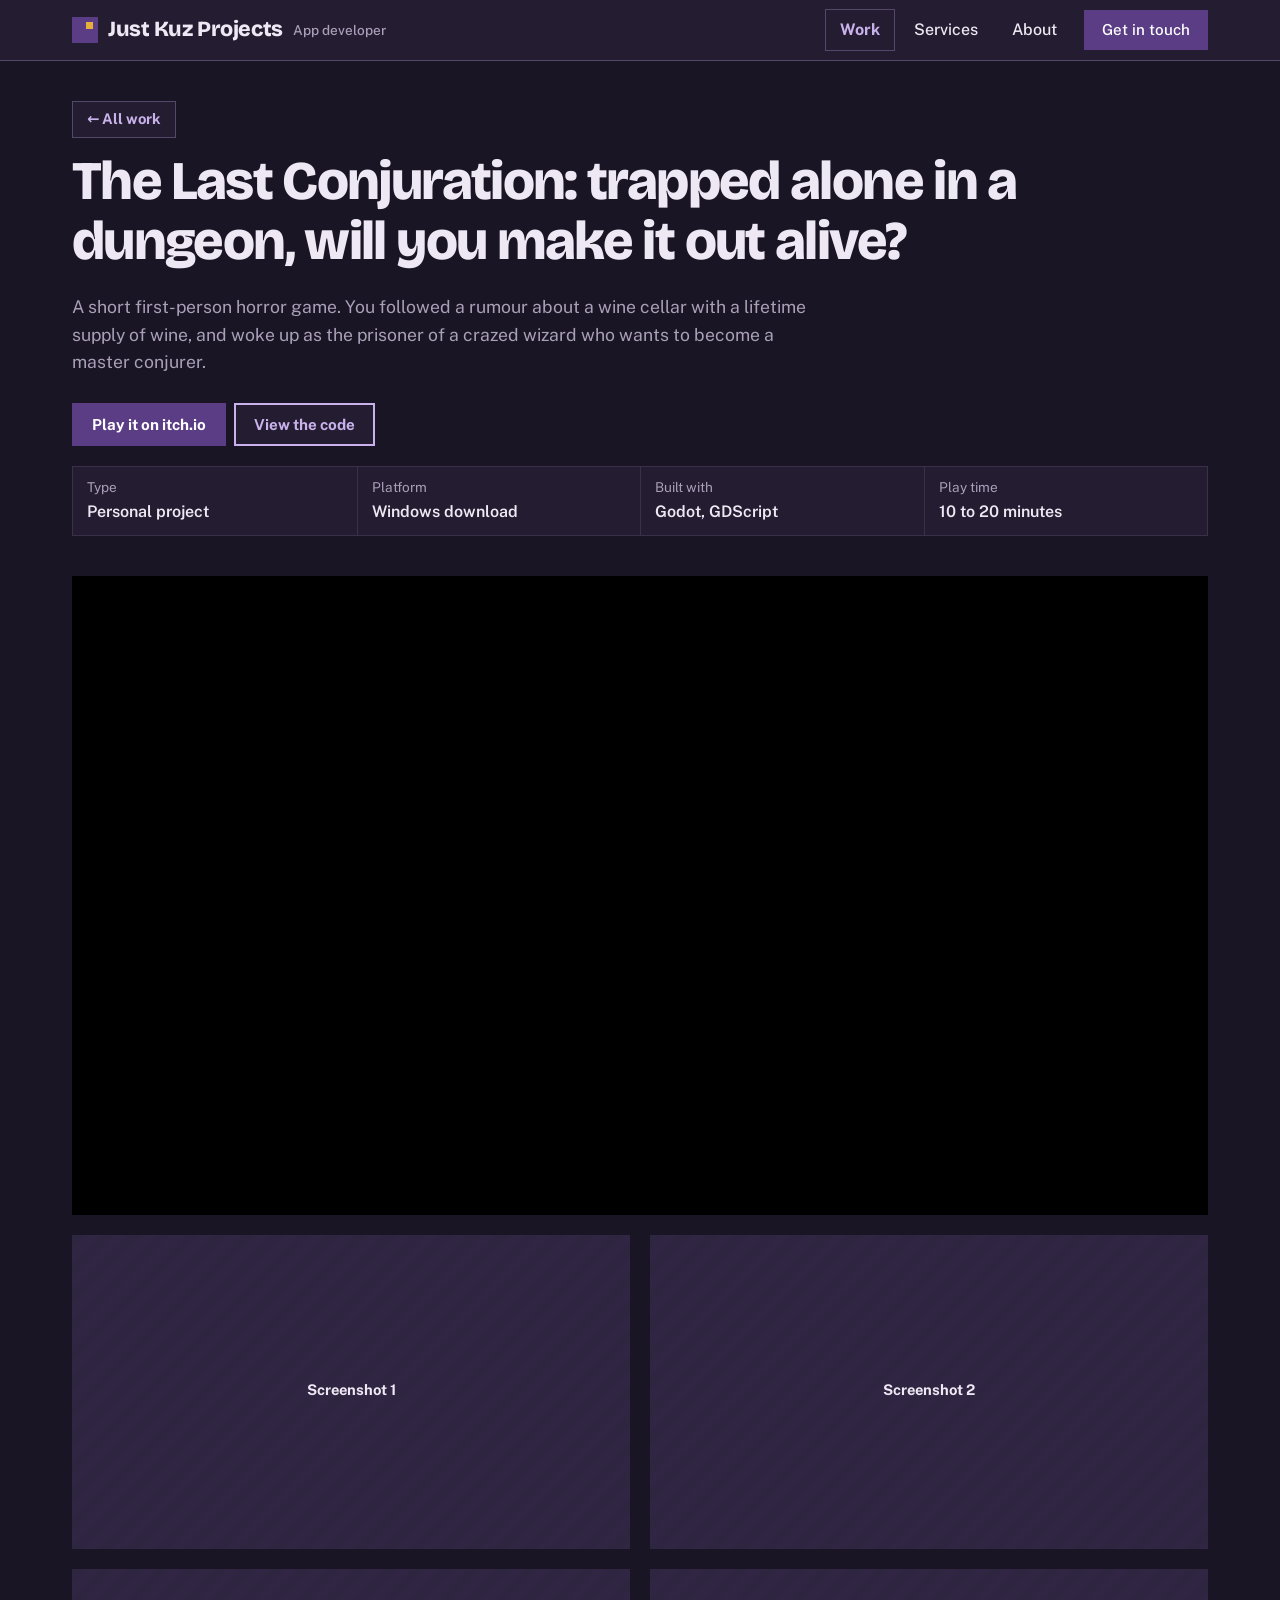
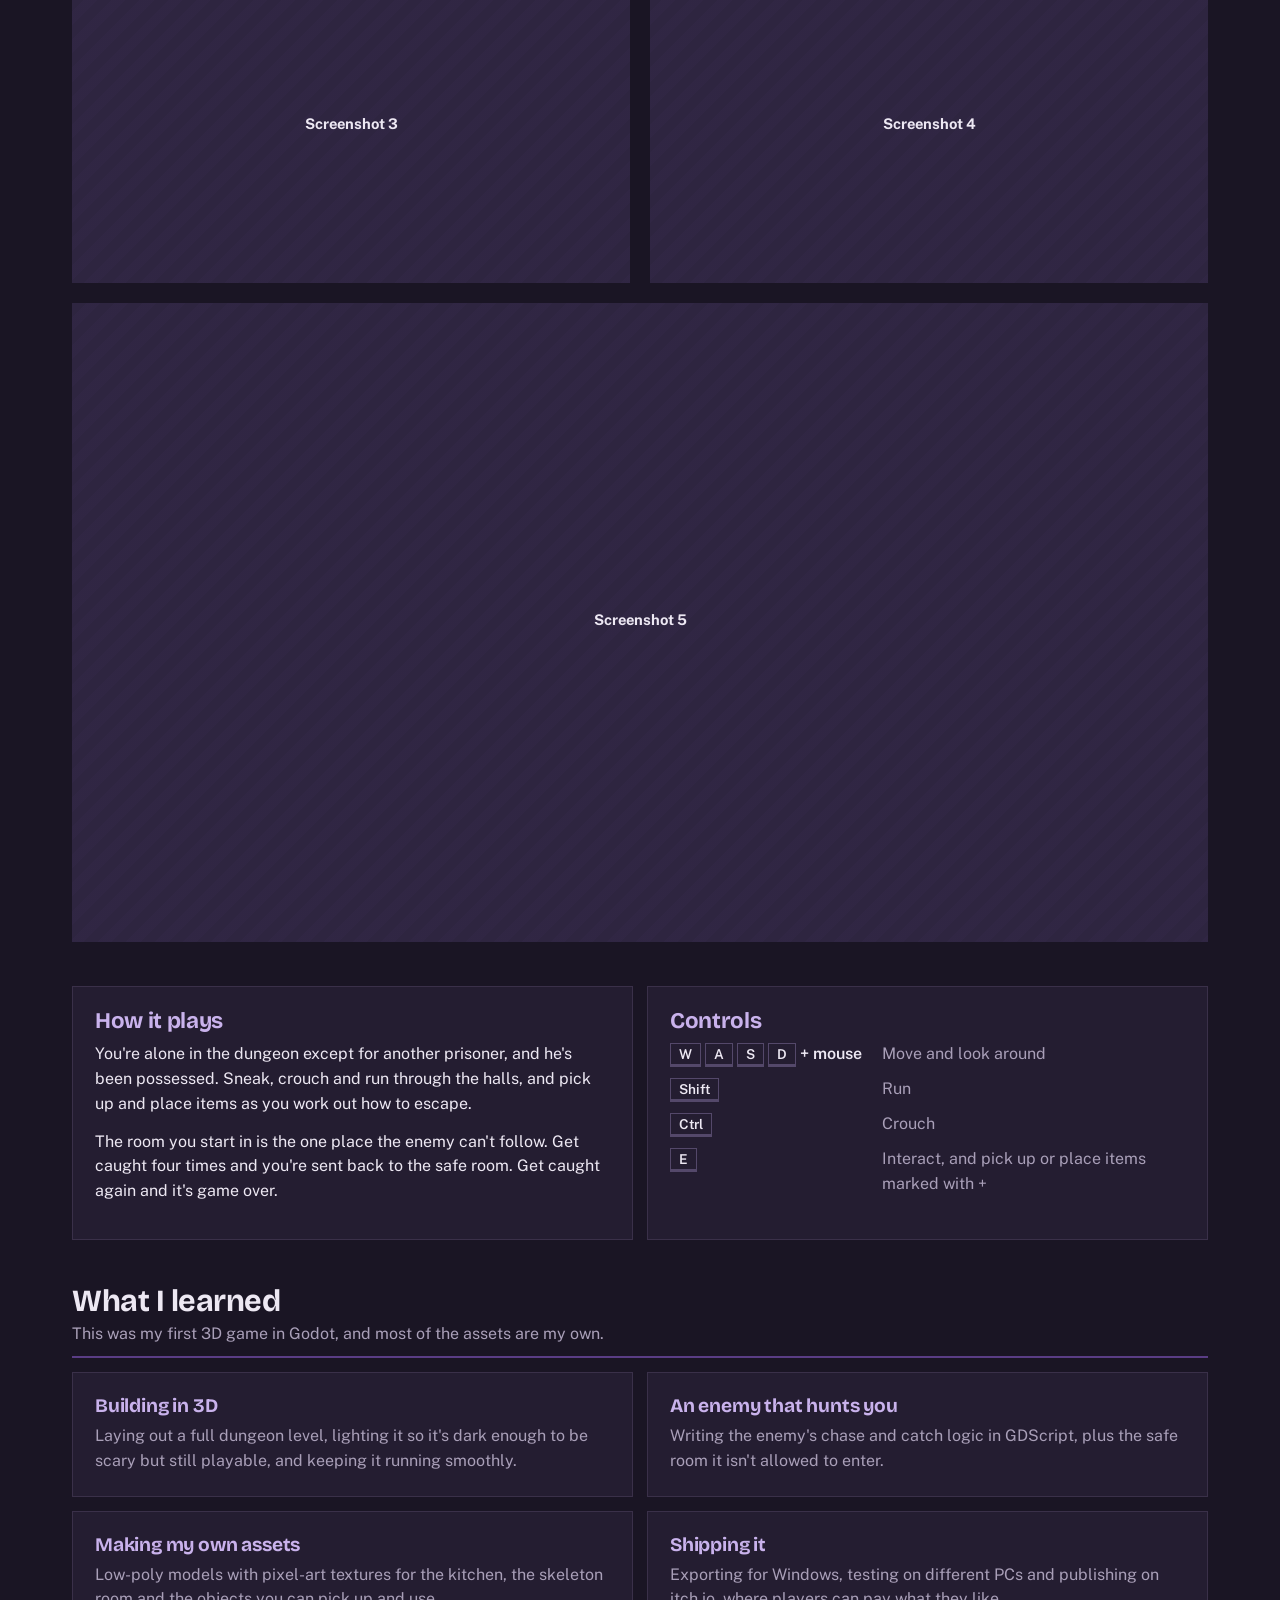
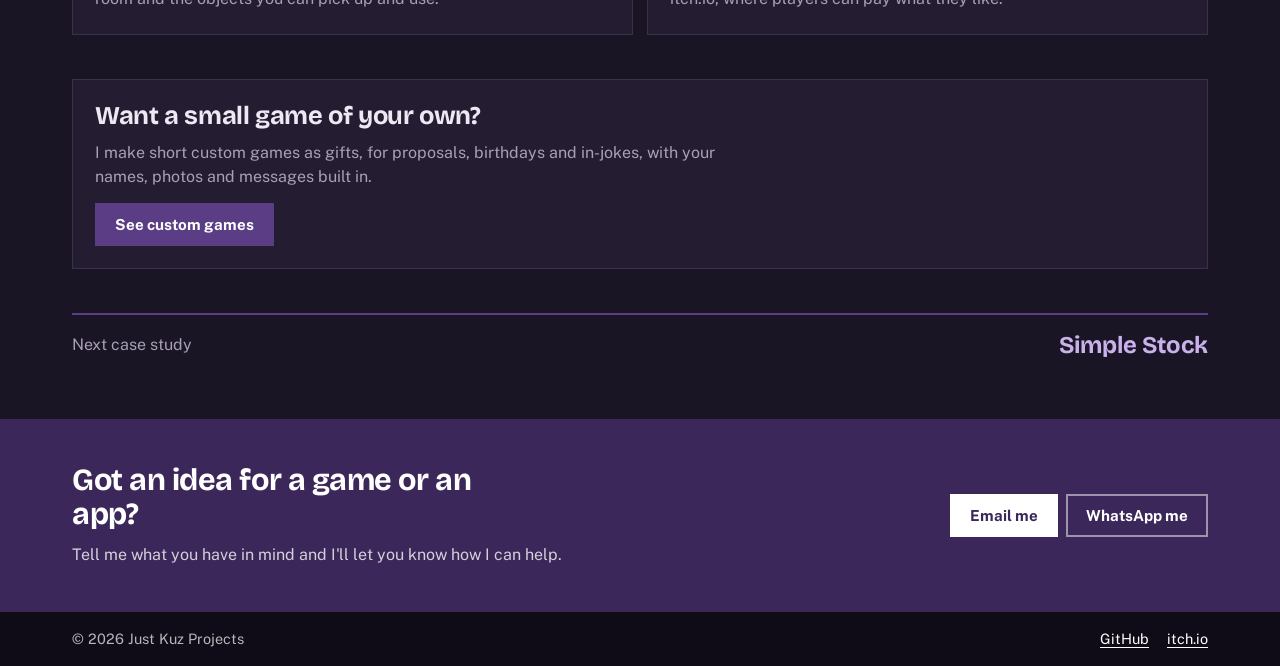
<file: work/the-last-conjuration.html>
<!DOCTYPE html>
<html lang="en">
<head>
  <meta charset="UTF-8">
  <meta name="viewport" content="width=device-width, initial-scale=1.0">
  <title>The Last Conjuration case study | Just Kuz Projects</title>
  <meta name="description" content="A short first-person horror game made in Godot. Escape a crazed wizard's dungeon without getting caught.">
  <link rel="preconnect" href="https://fonts.googleapis.com">
  <link rel="preconnect" href="https://fonts.gstatic.com" crossorigin>
  <link href="https://fonts.googleapis.com/css2?family=Bricolage+Grotesque:opsz,wght@12..96,500;12..96,700;12..96,800&family=Public+Sans:wght@400;500;600&display=swap" rel="stylesheet">
  <link rel="stylesheet" href="../css/style.css">
</head>
<body class="theme-dungeon">
  <a class="skip" href="#main">Skip to content</a>

  <header class="site-header">
    <div class="wrap">
      <a href="../index.html" class="brand"><span class="brand-mark" aria-hidden="true"></span>Just Kuz Projects <small>App developer</small></a>
      <button class="nav-toggle" aria-expanded="false" aria-controls="site-nav" aria-label="Menu">
        <svg width="20" height="20" viewBox="0 0 20 20" aria-hidden="true"><path d="M2 5h16M2 10h16M2 15h16" stroke="currentColor" stroke-width="2" stroke-linecap="round"/></svg>
      </button>
      <nav class="nav" id="site-nav">
        <a href="../index.html#work" aria-current="page">Work</a>
        <a href="../services.html">Services</a>
        <a href="../about.html">About</a>
        <a href="#contact" class="btn">Get in touch</a>
      </nav>
    </div>
  </header>

  <main id="main">
    <header class="page-head">
      <div class="wrap">
        <a href="../index.html#work" class="back">&larr; All work</a>
        <h1>The Last Conjuration: trapped alone in a dungeon, will you make it out alive?</h1>
        <p class="lede">A short first-person horror game. You followed a rumour about a wine cellar with a lifetime supply of wine, and woke up as the prisoner of a crazed wizard who wants to become a master conjurer.</p>
        <div class="btn-row" style="margin-top:28px">
          <a href="https://meleengames.itch.io/the-last-conjuration" class="btn">Play it on itch.io</a>
          <a href="https://github.com/mevelyns/TheLastConjuration" class="btn ghost">View the code</a>
        </div>
        <dl class="cs-meta">
          <div><dt>Type</dt><dd>Personal project</dd></div>
          <div><dt>Platform</dt><dd>Windows download</dd></div>
          <div><dt>Built with</dt><dd>Godot, GDScript</dd></div>
          <div><dt>Play time</dt><dd>10 to 20 minutes</dd></div>
        </dl>
      </div>
    </header>

    
    <section class="cs-hero">
      <div class="wrap">
        <iframe class="video" src="https://www.youtube-nocookie.com/embed/MDfOjMcBRaE" title="The Last Conjuration gameplay video" loading="lazy" allow="accelerometer; encrypted-media; gyroscope; picture-in-picture; fullscreen" allowfullscreen></iframe>
        <div class="gallery">
          <figure class="shot wide"><img src="https://img.itch.zone/aW1hZ2UvMjgyMjQyNy8xNjg2MTIyNi5wbmc=/original/wcCMUQ.png" alt="Screenshot from The Last Conjuration" loading="lazy" onerror="this.remove()"><figcaption class="ph"><strong>Screenshot 1</strong></figcaption></figure>
          <figure class="shot wide"><img src="https://img.itch.zone/aW1hZ2UvMjgyMjQyNy8xNjg2MTIyNS5wbmc=/original/OxxQlf.png" alt="Screenshot from The Last Conjuration" loading="lazy" onerror="this.remove()"><figcaption class="ph"><strong>Screenshot 2</strong></figcaption></figure>
          <figure class="shot wide"><img src="https://img.itch.zone/aW1hZ2UvMjgyMjQyNy8xNjg2MTIyOC5wbmc=/original/7%2FXyxg.png" alt="Screenshot from The Last Conjuration" loading="lazy" onerror="this.remove()"><figcaption class="ph"><strong>Screenshot 3</strong></figcaption></figure>
          <figure class="shot wide"><img src="https://img.itch.zone/aW1hZ2UvMjgyMjQyNy8xNjg2MTIyNy5wbmc=/original/nLhIRz.png" alt="Screenshot from The Last Conjuration" loading="lazy" onerror="this.remove()"><figcaption class="ph"><strong>Screenshot 4</strong></figcaption></figure>
          <figure class="shot wide span"><img src="https://img.itch.zone/aW1hZ2UvMjgyMjQyNy8xNjg2MTIyOS5wbmc=/original/pxfGpl.png" alt="Screenshot from The Last Conjuration" loading="lazy" onerror="this.remove()"><figcaption class="ph"><strong>Screenshot 5</strong></figcaption></figure>
        </div>
      </div>
    </section>

    <section class="section" style="padding-top:0">
      <div class="wrap two-col">
        <div>
          <h2>How it plays</h2>
          
          <p>You're alone in the dungeon except for another prisoner, and he's been possessed. Sneak, crouch and run through the halls, and pick up and place items as you work out how to escape.</p>
          <p>The room you start in is the one place the enemy can't follow. Get caught four times and you're sent back to the safe room. Get caught again and it's game over.</p>
        </div>
        <div>
          <h2>Controls</h2>
          <dl class="controls">
            <dt><kbd>W</kbd> <kbd>A</kbd> <kbd>S</kbd> <kbd>D</kbd> + mouse</dt><dd>Move and look around</dd>
            <dt><kbd>Shift</kbd></dt><dd>Run</dd>
            <dt><kbd>Ctrl</kbd></dt><dd>Crouch</dd>
            <dt><kbd>E</kbd></dt><dd>Interact, and pick up or place items marked with +</dd>
          </dl>
        </div>
      </div>
    </section>

    <section class="section">
      <div class="wrap">
        <div class="section-head">
          <h2>What I learned</h2>
          <p>This was my first 3D game in Godot, and most of the assets are my own.</p>
        </div>
       
        <div class="principles">
          <div>
            <h3>Building in 3D</h3>
            <p>Laying out a full dungeon level, lighting it so it's dark enough to be scary but still playable, and keeping it running smoothly.</p>
          </div>
          <div>
            <h3>An enemy that hunts you</h3>
            <p>Writing the enemy's chase and catch logic in GDScript, plus the safe room it isn't allowed to enter.</p>
          </div>
          <div>
            <h3>Making my own assets</h3>
            <p>Low-poly models with pixel-art textures for the kitchen, the skeleton room and the objects you can pick up and use.</p>
          </div>
          <div>
            <h3>Shipping it</h3>
            <p>Exporting for Windows, testing on different PCs and publishing on itch.io, where players can pay what they like.</p>
          </div>
        </div>
      </div>
    </section>

    <section class="section">
      <div class="wrap">
        <div class="panel">
          <h2 style="font-size:1.6rem">Want a small game of your own?</h2>
          <p class="muted measure">I make short custom games as gifts, for proposals, birthdays and in-jokes, with your names, photos and messages built in.</p>
          <a href="../services.html#games" class="btn">See custom games</a>
        </div>
      </div>
    </section>

    <div class="wrap">
      <div class="next-project">
        <span class="muted">Next case study</span>
        <a href="simple-stock.html">Simple Stock</a>
      </div>
    </div>
  </main>

  <section class="contact-band" id="contact">
    <div class="wrap">
      <div>
        <h2>Got an idea for a game or an app?</h2>
        <p>Tell me what you have in mind and I'll let you know how I can help.</p>
      </div>
      <div class="btn-row">
        <a href="mailto:justkuzprojects@gmail.com" class="btn light">Email me</a>
        <a href="https://wa.me/27000000000" class="btn outline-light">WhatsApp me</a>
      </div>
    </div>
  </section>

  <footer class="site-footer">
    <div class="wrap">
      <span>&copy; <span id="year">2026</span> Just Kuz Projects</span>
      <nav aria-label="Elsewhere"><a href="https://github.com/mevelyns">GitHub</a><a href="https://meleengames.itch.io/">itch.io</a></nav>
    </div>
  </footer>
  <script src="../js/main.js"></script>
</body>
</html>
</file>
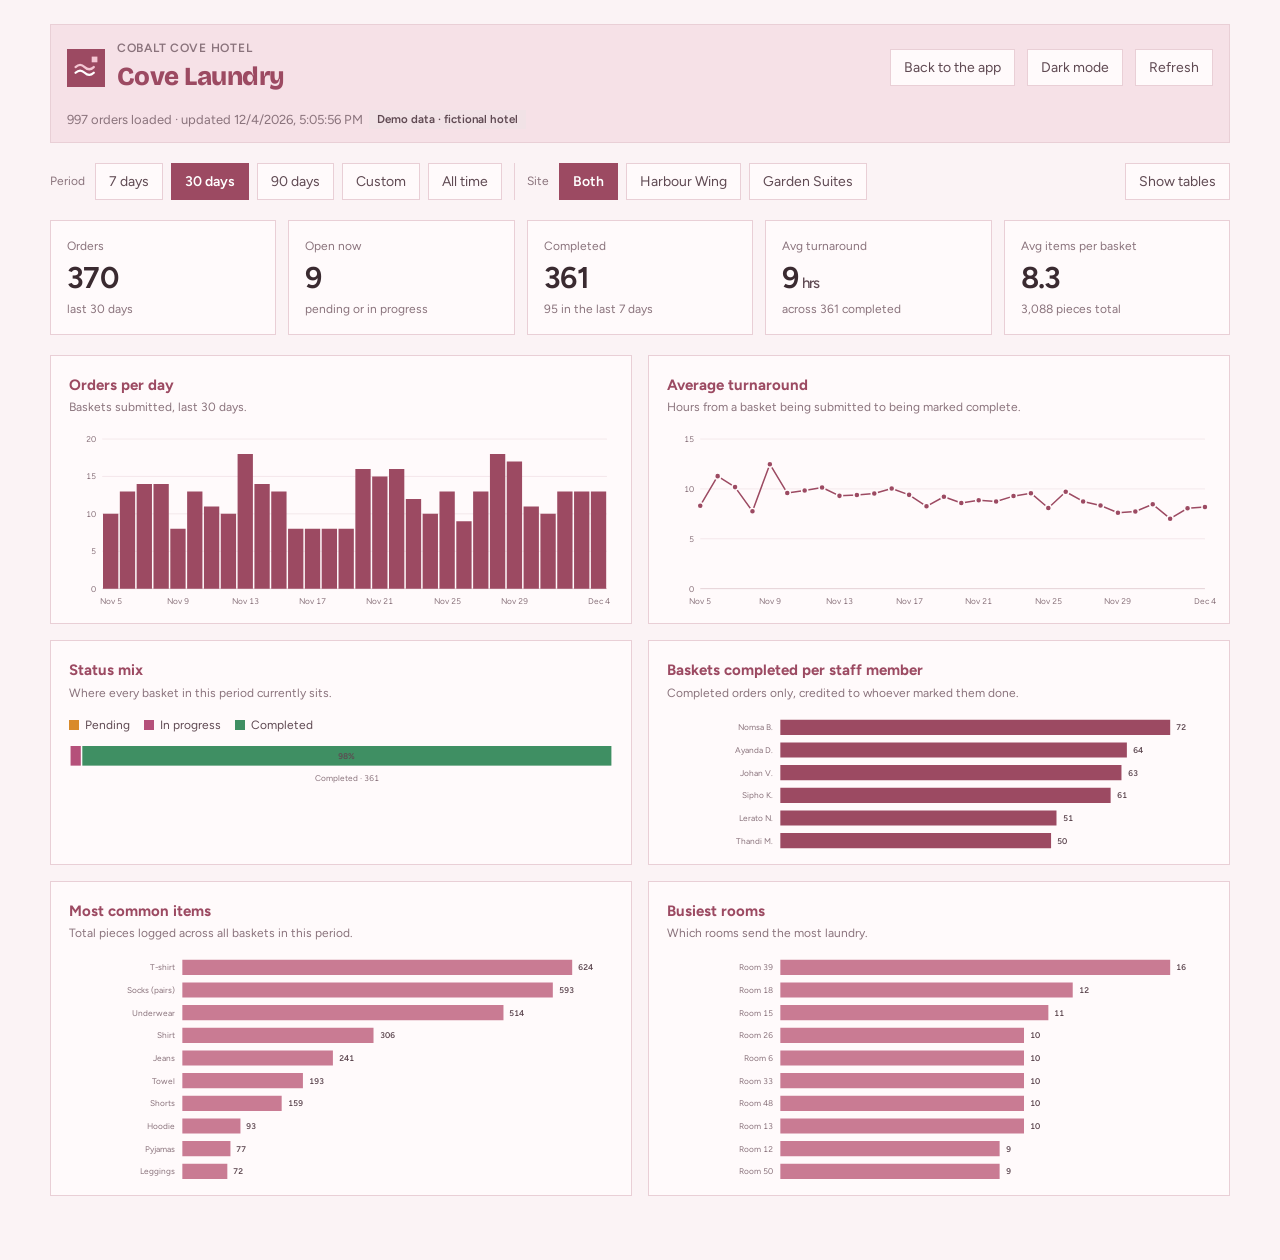
<file: demos/cove-laundry/dashboard.html>
<!doctype html>
<html lang="en">
<head>
<meta charset="utf-8">
<meta name="viewport" content="width=device-width, initial-scale=1">
<title>Cove Laundry Dashboard</title>
<meta name="robots" content="noindex">
<link rel="preconnect" href="https://fonts.googleapis.com">
<link rel="preconnect" href="https://fonts.gstatic.com" crossorigin>
<link rel="stylesheet" href="https://fonts.googleapis.com/css2?family=Bricolage+Grotesque:opsz,wght@12..96,700;12..96,800&family=Figtree:wght@400;500;600;700&display=swap">
<style>
  
  :root {
    color-scheme: light;
    --plane:        #fbf3f5;  /* page background      */
    --surface:      #fffafb;  /* cards                */
    --band:         #f6e1e7;  /* header strip         */
    --ink:          #3a2a30;
    --ink-2:        #5f4952;
    --muted:        #8a737c;
    --grid:         #f1e2e6;
    --axis:         #dcc3ca;
    --border:       #e9cfd6;

    --brand:        #9c4a62;
    --brand-soft:   #c97b93;

    --s1:           #b5507a;  /* in progress */
    --s2:           #d98a2b;  /* pending     */
    --s3:           #3f8f63;  /* completed   */

    --good:         #3f7a4e;
    --warn:         #b8701a;
    --crit:         #ae3b2e;

    --shadow: none;
  }
  @media (prefers-color-scheme: dark) {
    :root:not([data-theme="light"]) {
      color-scheme: dark;
      --plane:      #1b1417;
      --surface:    #241a1e;
      --band:       #2e2126;
      --ink:        #f6eaee;
      --ink-2:      #dac6cd;
      --muted:      #a8919a;
      --grid:       #33262b;
      --axis:       #4a3940;
      --border:     #3d2d33;

      --brand:      #e6a2b5;
      --brand-soft: #c97b93;

      --s1:         #d77aa0;
      --s2:         #e09a45;
      --s3:         #4fae7a;

      --good:       #6fbf83;
      --warn:       #f0b45a;
      --crit:       #e2685a;

      --shadow: none;
    }
  }
  :root[data-theme="dark"] {
    color-scheme: dark;
    --plane:      #1b1417;
    --surface:    #241a1e;
    --band:       #2e2126;
    --ink:        #f6eaee;
    --ink-2:      #dac6cd;
    --muted:      #a8919a;
    --grid:       #33262b;
    --axis:       #4a3940;
    --border:     #3d2d33;

    --brand:      #e6a2b5;
    --brand-soft: #c97b93;

    --s1:         #d77aa0;
    --s2:         #e09a45;
    --s3:         #4fae7a;

    --good:       #6fbf83;
    --warn:       #f0b45a;
    --crit:       #e2685a;

    --shadow: none;
  }

  * { box-sizing: border-box; }
  body {
    margin: 0;
    background: var(--plane);
    color: var(--ink);
    font: 14px/1.5 "Figtree", system-ui, -apple-system, "Segoe UI", sans-serif;
    padding-block: 24px 64px;
    padding-left: max(16px, env(safe-area-inset-left, 0px));
    padding-right: max(16px, env(safe-area-inset-right, 0px));
  }
  .wrap { max-width: 1180px; margin: 0 auto; }

  header.top {
    display: flex; flex-wrap: wrap; align-items: center;
    gap: 12px; margin-bottom: 0;
    background: var(--band); border: 1px solid var(--border); border-bottom: 0;
    padding: 14px 16px;
  }
  .sub { background: var(--band); border: 1px solid var(--border); border-top: 0; padding: 0 16px 12px; }
  h1 { font-family: "Bricolage Grotesque", "Segoe UI", system-ui, sans-serif; font-size: 26px; font-weight: 800; margin: 0; letter-spacing: -0.02em; color: var(--brand); }
  .brand { display: flex; align-items: center; gap: 12px; }
  .brand svg { width: 38px; height: 38px; flex: none; }
  .brand .co { display: block; color: var(--muted); font-size: 12px; font-weight: 600; letter-spacing: .06em; text-transform: uppercase; }
  a.ctl { text-decoration: none; display: inline-flex; align-items: center; }
  .demo-pill { display: inline-block; margin-left: 6px; padding: 1px 8px; border-radius: 0; background: var(--grid); color: var(--ink-2); font-size: 11.5px; font-weight: 600; vertical-align: 1px; }
  .sep { width: 1px; align-self: stretch; background: var(--border); margin: 0 4px; }
  .sub { color: var(--muted); font-size: 13px; margin: 0 0 20px; }
  .spacer { flex: 1; }

  .controls {
    display: flex; flex-wrap: wrap; gap: 8px; align-items: center;
    margin-bottom: 20px;
  }
  button.ctl {
    font: inherit; color: var(--ink-2);
    background: var(--surface);
    border: 1px solid var(--border);
    border-radius: 0; padding: 7px 13px; cursor: pointer;
  }
  button.ctl:hover { color: var(--ink); }
  a.ctl {
    font: inherit; color: var(--ink-2); background: var(--surface);
    border: 1px solid var(--border); border-radius: 0; padding: 7px 13px;
  }
  a.ctl:hover { color: var(--ink); }
  button.ctl[aria-pressed="true"] {
    background: var(--brand); border-color: var(--brand);
    color: #fff; font-weight: 600;
  }
  :root[data-theme="dark"] button.ctl[aria-pressed="true"] { color: #2a1a20; }
  @media (prefers-color-scheme: dark) {
    :root:not([data-theme="light"]) button.ctl[aria-pressed="true"] { color: #2a1a20; }
  }

  .tiles {
    display: grid; gap: 12px; margin-bottom: 20px;
    grid-template-columns: repeat(auto-fit, minmax(170px, 1fr));
  }
  .customrange {
    display: inline-flex; flex-wrap: wrap; align-items: center; gap: 6px 8px;
    padding: 4px 4px 4px 10px; border: 1px solid var(--border);
    border-radius: 0; background: var(--surface);
  }
  .customrange label { color: var(--muted); font-size: 12px; }
  .customrange input[type="date"] {
    font: inherit; font-size: 13px; color: var(--ink);
    background: var(--plane); border: 1px solid var(--border);
    border-radius: 0; padding: 4px 7px;
  }
  .customrange input[type="date"]:focus-visible,
  button.ctl:focus-visible { outline: 2px solid var(--brand-soft); outline-offset: 2px; }
  .customrange .rangeinfo { color: var(--muted); font-size: 12px; padding: 0 6px; }

  .tile {
    background: var(--surface); border: 1px solid var(--border);
    border-radius: 0; padding: 16px; box-shadow: var(--shadow);
  }
  .tile .label { color: var(--muted); font-size: 12px; margin-bottom: 6px; }
  .tile .value { font-size: 30px; font-weight: 650; letter-spacing: -0.02em; line-height: 1.1; }
  .tile .value .unit { font-size: 15px; font-weight: 500; color: var(--ink-2); margin-left: 3px; }
  .tile .foot { color: var(--muted); font-size: 12px; margin-top: 6px; }

  .grid {
    display: grid; gap: 16px;
    grid-template-columns: repeat(auto-fit, minmax(420px, 1fr));
  }
  @media (max-width: 560px) { .grid { grid-template-columns: 1fr; } }

  .card {
    background: var(--surface); border: 1px solid var(--border);
    border-radius: 0; padding: 18px 18px 12px; box-shadow: var(--shadow);
    min-width: 0;
  }
  .card.wide { grid-column: 1 / -1; }
  .card h2 { font-size: 15px; margin: 0 0 2px; font-weight: 700; color: var(--brand); }
  .card .hint { color: var(--muted); font-size: 12px; margin: 0 0 14px; }

  .legend { display: flex; flex-wrap: wrap; gap: 14px; margin: 0 0 12px; }
  .legend .item { display: flex; align-items: center; gap: 6px; font-size: 12px; color: var(--ink-2); }
  .legend .swatch { width: 10px; height: 10px; border-radius: 0; flex: none; }

  svg { display: block; width: 100%; height: auto; overflow: visible; }
  .tick { fill: var(--muted); font-size: 11px; font-variant-numeric: tabular-nums; }
  .dlabel { fill: var(--ink-2); font-size: 11px; font-weight: 600; font-variant-numeric: tabular-nums; }
  .gridline { stroke: var(--grid); stroke-width: 1; }
  .baseline { stroke: var(--axis); stroke-width: 1; }

  .empty { color: var(--muted); font-size: 13px; padding: 28px 0 34px; text-align: center; }

  #tip {
    position: fixed; pointer-events: none; opacity: 0; transition: opacity .1s;
    background: var(--surface); color: var(--ink);
    border: 1px solid var(--border); border-radius: 0;
    padding: 8px 10px; font-size: 12px; box-shadow: var(--shadow);
    z-index: 20; white-space: nowrap;
  }
  #tip .t-title { font-weight: 650; margin-bottom: 2px; }
  #tip .t-row { color: var(--ink-2); font-variant-numeric: tabular-nums; }

  table { border-collapse: collapse; width: 100%; font-size: 13px; }
  th, td { text-align: left; padding: 7px 10px; border-bottom: 1px solid var(--grid); }
  th { color: var(--muted); font-weight: 600; font-size: 12px; }
  td.num, th.num { text-align: right; font-variant-numeric: tabular-nums; }
  .tablewrap { overflow-x: auto; margin-top: 6px; }

  .status {
    padding: 14px 16px; border-radius: 0; margin-bottom: 16px;
    border: 1px solid var(--border); background: var(--surface); font-size: 13px;
  }
  .status.err { border-color: var(--crit); }
  .status code { font-family: ui-monospace, Menlo, Consolas, monospace; font-size: 12px; }
  .hide { display: none !important; }
</style>
</head>
<body>
<div class="wrap">

  <header class="top">
    <div class="brand">
      <svg viewBox="0 0 40 40" aria-hidden="true"><rect width="40" height="40" fill="#9c4a62"/><path d="M9 25c3.2-3 6.4-3 9.6 0s6.4 3 9.6 0" fill="none" stroke="#fff" stroke-width="2.4" stroke-linecap="round"/><path d="M9 19c3.2-3 6.4-3 9.6 0s6.4 3 9.6 0" fill="none" stroke="#f4c6d3" stroke-width="2.4" stroke-linecap="round"/><rect x="26" y="8" width="6" height="6" fill="#f4c6d3"/></svg>
      <div><span class="co">Cobalt Cove Hotel</span><h1>Cove Laundry</h1></div>
    </div>
    <div class="spacer"></div>
    <a class="ctl" href="index.html">Back to the app</a>
    <button class="ctl" id="themeBtn" type="button">Dark mode</button>
    <button class="ctl" id="refreshBtn" type="button">Refresh</button>
  </header>
  <p class="sub" id="updated">Loading…</p>

  <div class="status hide" id="statusBox"></div>

  <div class="controls" id="rangeCtls">
    <span style="color:var(--muted);font-size:12px;margin-right:2px;">Period</span>
    <button class="ctl" data-days="7"   type="button">7 days</button>
    <button class="ctl" data-days="30"  type="button" aria-pressed="true">30 days</button>
    <button class="ctl" data-days="90"  type="button">90 days</button>
    <button class="ctl" data-days="custom" type="button">Custom</button>
    <span class="customrange hide" id="customRange">
      <label for="fromDate">From</label>
      <input type="date" id="fromDate">
      <label for="toDate">To</label>
      <input type="date" id="toDate">
      <span class="rangeinfo" id="rangeInfo"></span>
    </span>
    <button class="ctl" data-days="0"   type="button">All time</button>
    <span class="sep" aria-hidden="true"></span>
    <span id="siteCtls" style="display:inline-flex;flex-wrap:wrap;gap:8px;align-items:center">
      <span style="color:var(--muted);font-size:12px;margin-right:2px;">Site</span>
      <button class="ctl" data-site="all" type="button" aria-pressed="true">Both</button>
      <button class="ctl" data-site="harbour" type="button">Harbour Wing</button>
      <button class="ctl" data-site="garden" type="button">Garden Suites</button>
    </span>
    <div class="spacer"></div>
    <button class="ctl" id="tableBtn" type="button" aria-pressed="false">Show tables</button>
  </div>

  <section class="tiles" id="tiles"></section>

  <section class="grid" id="charts"></section>

</div>
<div id="tip" role="status" aria-live="polite"></div>

<script src="demo-data.js"></script>
<script>

const state = { orders: [], items: [], days: 30, custom: null, showTables: false, site: "all" };

/*data*/

function load() {
  setStatus("");
  const demo = window.CoveData.load();
  window.CoveData.save(demo);
  const orders = [], items = [];
  demo.orders.forEach((o) => {
    orders.push({
      id: o.id, site: o.site, client_name: o.clientName, room_number: o.roomNumber, status: o.status,
      submitted_at: o.submittedAt, collected_by: o.collectedBy, collected_at: o.collectedAt,
      completed_by: o.completedBy, completed_at: o.completedAt,
    });
    o.items.forEach((it) => items.push({ order_id: o.id, name: it.name, quantity: it.quantity }));
  });
  state.orders = orders;
  state.items = items;
  document.getElementById("updated").innerHTML =
    `${orders.length.toLocaleString()} orders loaded · updated ${escapeHtml(new Date().toLocaleString())}` +
    `<span class="demo-pill">Demo data · fictional hotel</span>`;
  render();
}

function setStatus(html, isError) {
  const box = document.getElementById("statusBox");
  box.classList.toggle("hide", !html);
  box.classList.toggle("err", !!isError);
  box.innerHTML = html;
}

/*helpers*/

const escapeHtml = (s) => String(s).replace(/[&<>"']/g, (c) =>
  ({ "&": "&amp;", "<": "&lt;", ">": "&gt;", '"': "&quot;", "'": "&#39;" }[c]));

const dayKey = (d) => {
  const t = new Date(d);
  return `${t.getFullYear()}-${String(t.getMonth() + 1).padStart(2, "0")}-${String(t.getDate()).padStart(2, "0")}`;
};
const shortDay = (key) => {
  const [y, m, d] = key.split("-").map(Number);
  return new Date(y, m - 1, d).toLocaleDateString(undefined, { day: "numeric", month: "short" });
};

/** Turnaround in hours, rendered as the unit that reads best. */
function fmtDuration(hours) {
  if (hours == null || !isFinite(hours)) return { value: "—", unit: "" };
  if (hours < 1) return { value: Math.round(hours * 60).toString(), unit: "min" };
  if (hours < 48) return { value: (Math.round(hours * 10) / 10).toString(), unit: "hrs" };
  return { value: (Math.round((hours / 24) * 10) / 10).toString(), unit: "days" };
}

const parseKey = (key) => { const [y, m, d] = key.split("-").map(Number); return new Date(y, m - 1, d); };

/** Custom range as local-time bounds: from 00:00 of the first day up to (not incl.) 00:00 after the last day. */
function customBounds() {
  const from = parseKey(state.custom.from), to = parseKey(state.custom.to);
  return { start: from.getTime(), end: new Date(to.getFullYear(), to.getMonth(), to.getDate() + 1).getTime() };
}


function periodLabel() {
  if (state.custom) {
    const f = parseKey(state.custom.from), t = parseKey(state.custom.to);
    const o = { day: "numeric", month: "short" };
    const fs = f.toLocaleDateString(undefined, f.getFullYear() === t.getFullYear() ? o : { ...o, year: "numeric" });
    const ts = t.toLocaleDateString(undefined, { ...o, year: "numeric" });
    return state.custom.from === state.custom.to ? ts : `${fs} – ${ts}`;
  }
  return state.days ? `last ${state.days} days` : "all time";
}

function inRange(iso) {
  const t = new Date(iso).getTime();
  if (state.custom) { const b = customBounds(); return t >= b.start && t < b.end; }
  if (!state.days) return true;
  return t >= Date.now() - state.days * 864e5;
}

function filtered() {
  return state.orders.filter((o) => o.submitted_at && inRange(o.submitted_at) &&
    (state.site === "all" || o.site === state.site));
}


const NS = "http://www.w3.org/2000/svg";
const el = (n, attrs = {}) => {
  const node = document.createElementNS(NS, n);
  for (const k in attrs) node.setAttribute(k, attrs[k]);
  return node;
};

/** Bar with rounded top corners, square where it meets the baseline. */
function barPath(x, y, w, h, r = 0) {
  const rr = Math.max(0, Math.min(r, w / 2, h));
  if (h <= 0) return "";
  return `M${x},${y + h} V${y + rr} Q${x},${y} ${x + rr},${y} H${x + w - rr} Q${x + w},${y} ${x + w},${y + rr} V${y + h} Z`;
}

function niceTicks(max, count = 4) {
  if (max <= 0) return [0, 1];
  const raw = max / count;
  const mag = Math.pow(10, Math.floor(Math.log10(raw)));
  const step = [1, 2, 2.5, 5, 10].map((m) => m * mag).find((s) => s >= raw) || mag * 10;
  // The top tick must be >= max. Stopping at the last tick *below* max lets
  // the tallest marks render above the plot area and collide with the text
  // above the chart.
  const steps = Math.ceil(max / step - 1e-9);
  const ticks = [];
  for (let i = 0; i <= steps; i++) ticks.push(Math.round(i * step * 1000) / 1000);
  return ticks;
}

const tip = document.getElementById("tip");
function showTip(evt, title, rows) {
  tip.innerHTML = `<div class="t-title">${escapeHtml(title)}</div>` +
    rows.map((r) => `<div class="t-row">${escapeHtml(r)}</div>`).join("");
  tip.style.opacity = "1";
  moveTip(evt);
}
function moveTip(evt) {
  const pad = 14;
  let x = evt.clientX + pad, y = evt.clientY + pad;
  const r = tip.getBoundingClientRect();
  if (x + r.width > window.innerWidth - 8) x = evt.clientX - r.width - pad;
  if (y + r.height > window.innerHeight - 8) y = evt.clientY - r.height - pad;
  tip.style.left = x + "px";
  tip.style.top = y + "px";
}
const hideTip = () => { tip.style.opacity = "0"; };


function vBars(data, { color = "var(--brand)", fmt = (v) => v, unit = "" } = {}) {
  const W = 720, H = 240, L = 44, R = 8, T = 12, B = 30;
  const svg = el("svg", { viewBox: `0 0 ${W} ${H}`, role: "img" });
  if (!data.length) return svg;

  const max = Math.max(...data.map((d) => d.value), 0);
  const ticks = niceTicks(max);
  const top = ticks[ticks.length - 1] || 1;
  const plotW = W - L - R, plotH = H - T - B;
  const y = (v) => T + plotH - (v / top) * plotH;

  ticks.forEach((t) => {
    svg.appendChild(el("line", { x1: L, x2: W - R, y1: y(t), y2: y(t), class: t === 0 ? "baseline" : "gridline" }));
    const lbl = el("text", { x: L - 8, y: y(t) + 4, class: "tick", "text-anchor": "end" });
    lbl.textContent = fmt(t);
    svg.appendChild(lbl);
  });

  const band = plotW / data.length;
  const bw = Math.max(2, Math.min(34, band - 2)); // 2px surface gap between bars

  data.forEach((d, i) => {
    const x = L + i * band + (band - bw) / 2;
    const h = (d.value / top) * plotH;
    if (h > 0) svg.appendChild(el("path", { d: barPath(x, y(d.value), bw, h), fill: color }));

    const hit = el("rect", { x: L + i * band, y: T, width: band, height: plotH, fill: "transparent" });
    hit.addEventListener("mouseenter", (e) => showTip(e, d.label, [`${fmt(d.value)}${unit ? " " + unit : ""}`]));
    hit.addEventListener("mousemove", moveTip);
    hit.addEventListener("mouseleave", hideTip);
    svg.appendChild(hit);
  });

 
  const xAt = (i) => L + i * band + band / 2;
  placeTicks(svg, data, xAt, H, W);
  return svg;
}

/** Shared x-axis tick placement with collision avoidance. */
function placeTicks(svg, data, xAt, H, W) {
  const MIN_GAP = 46;
  const every = Math.max(1, Math.ceil(data.length / 8));
  const lastX = xAt(data.length - 1);
  const wanted = [];
  for (let i = 0; i < data.length - 1; i++) {
    if (i % every === 0) wanted.push(i);
  }
  wanted.push(data.length - 1);

  let prevX = -Infinity;
  wanted.forEach((i, n) => {
    const x = xAt(i);
    const isLast = n === wanted.length - 1;
    if (!isLast && (lastX - x < MIN_GAP || x - prevX < MIN_GAP)) return;
    if (isLast && x - prevX < MIN_GAP && wanted.length > 1) {
      // keep the last label; it wins ties
    }
    const t = el("text", { x, y: H - 10, class: "tick", "text-anchor": "middle" });
    t.textContent = data[i].short;
    svg.appendChild(t);
    prevX = x;
  });
}

/** Line over time with a crosshair. */
function line(data, { color = "var(--brand)", fmt = (v) => v, unit = "" } = {}) {
  const W = 720, H = 240, L = 44, R = 8, T = 12, B = 30;
  const svg = el("svg", { viewBox: `0 0 ${W} ${H}`, role: "img" });
  const pts = data.filter((d) => d.value != null);
  if (pts.length === 0) return svg;

  const max = Math.max(...pts.map((d) => d.value), 0);
  const ticks = niceTicks(max);
  const top = ticks[ticks.length - 1] || 1;
  const plotW = W - L - R, plotH = H - T - B;
  const y = (v) => T + plotH - (v / top) * plotH;
  const x = (i) => L + (data.length === 1 ? plotW / 2 : (i / (data.length - 1)) * plotW);

  ticks.forEach((t) => {
    svg.appendChild(el("line", { x1: L, x2: W - R, y1: y(t), y2: y(t), class: t === 0 ? "baseline" : "gridline" }));
    const lbl = el("text", { x: L - 8, y: y(t) + 4, class: "tick", "text-anchor": "end" });
    lbl.textContent = fmt(t);
    svg.appendChild(lbl);
  });

  let d = "", open = false;
  data.forEach((p, i) => {
    if (p.value == null) { open = false; return; }
    d += (open ? "L" : "M") + x(i) + "," + y(p.value);
    open = true;
  });
  svg.appendChild(el("path", { d, fill: "none", stroke: color, "stroke-width": 2, "stroke-linejoin": "round", "stroke-linecap": "round" }));

  data.forEach((p, i) => {
    if (p.value == null) return;
    // 2px surface ring so overlapping marks stay separable.
    svg.appendChild(el("circle", { cx: x(i), cy: y(p.value), r: 4, fill: color, stroke: "var(--surface)", "stroke-width": 2 }));
  });

  const band = plotW / Math.max(1, data.length - 1);
  data.forEach((p, i) => {
    const hit = el("rect", { x: x(i) - band / 2, y: T, width: band, height: plotH, fill: "transparent" });
    hit.addEventListener("mouseenter", (e) =>
      showTip(e, p.label, [p.value == null ? "No completed orders" : `${fmt(p.value)}${unit ? " " + unit : ""}`]));
    hit.addEventListener("mousemove", moveTip);
    hit.addEventListener("mouseleave", hideTip);
    svg.appendChild(hit);
  });

  placeTicks(svg, data, x, H, W);
  return svg;
}

/** Horizontal bars for ranked categories, with direct value labels. */
function hBars(data, { color = "var(--brand)", fmt = (v) => v } = {}) {
  if (!data.length) return el("svg", { viewBox: "0 0 720 40" });
  const rowH = 30, gap = 2, W = 720, L = 150, R = 54;
  const H = data.length * rowH;
  const svg = el("svg", { viewBox: `0 0 ${W} ${H}`, role: "img" });
  const max = Math.max(...data.map((d) => d.value), 1);
  const plotW = W - L - R;

  data.forEach((d, i) => {
    const y = i * rowH;
    const bh = rowH - gap * 2 - 6;
    const w = Math.max(0, (d.value / max) * plotW);

    const name = el("text", { x: L - 10, y: y + rowH / 2 + 4, class: "tick", "text-anchor": "end" });
    name.textContent = d.label.length > 22 ? d.label.slice(0, 21) + "…" : d.label;
    svg.appendChild(name);

    if (w > 0) {
      // Rounded end at the data end only; the category axis end stays square.
      const rr = 0;
      svg.appendChild(el("path", {
        d: `M${L},${y + (rowH - bh) / 2} H${L + w - rr} Q${L + w},${y + (rowH - bh) / 2} ${L + w},${y + (rowH - bh) / 2 + rr} V${y + (rowH + bh) / 2 - rr} Q${L + w},${y + (rowH + bh) / 2} ${L + w - rr},${y + (rowH + bh) / 2} H${L} Z`,
        fill: color,
      }));
    }

    const val = el("text", { x: L + w + 8, y: y + rowH / 2 + 4, class: "dlabel" });
    val.textContent = fmt(d.value);
    svg.appendChild(val);

    const hit = el("rect", { x: 0, y, width: W, height: rowH, fill: "transparent" });
    hit.addEventListener("mouseenter", (e) => showTip(e, d.label, [d.tipText || fmt(d.value)]));
    hit.addEventListener("mousemove", moveTip);
    hit.addEventListener("mouseleave", hideTip);
    svg.appendChild(hit);
  });
  return svg;
}

/** One stacked bar for status mix, with a 2px surface gap between segments. */
function stackedBar(segments) {
  const W = 720, H = 56, r = 0;
  const svg = el("svg", { viewBox: `0 0 ${W} ${H}`, role: "img" });
  const total = segments.reduce((s, x) => s + x.value, 0);
  if (!total) return svg;

  let x = 0;
  segments.forEach((seg) => {
    const w = (seg.value / total) * W;
    if (w <= 0) return;
    const drawW = Math.max(0, w - 2); // surface gap between segments
    // A sliver segment shouldn't render as a rounded pill — scale the
    // radius down so narrow segments stay legible as slices of a bar.
    svg.appendChild(el("rect", {
      x, y: 0, width: drawW, height: 26,
      rx: Math.min(r, drawW / 2), fill: seg.color,
    }));

    if (drawW > 44) {
      const pct = el("text", { x: x + drawW / 2, y: 17, class: "dlabel", "text-anchor": "middle", fill: "#fff" });
      pct.textContent = Math.round((seg.value / total) * 100) + "%";
      svg.appendChild(pct);
    }
    // Direct label under each segment — this is the relief for the aqua's
    // sub-3:1 contrast on the light surface, so identity never rests on hue.
    if (drawW > 64) {
      const lbl = el("text", { x: x + drawW / 2, y: 46, class: "tick", "text-anchor": "middle" });
      lbl.textContent = `${seg.label} · ${seg.value}`;
      svg.appendChild(lbl);
    }

    const hit = el("rect", { x, y: 0, width: w, height: 26, fill: "transparent" });
    hit.addEventListener("mouseenter", (e) =>
      showTip(e, seg.label, [`${seg.value} orders`, `${Math.round((seg.value / total) * 100)}% of total`]));
    hit.addEventListener("mousemove", moveTip);
    hit.addEventListener("mouseleave", hideTip);
    svg.appendChild(hit);

    x += w;
  });
  return svg;
}

/*render */

function card(title, hint, node, tableRows) {
  const c = document.createElement("section");
  c.className = "card";
  c.innerHTML = `<h2>${escapeHtml(title)}</h2><p class="hint">${escapeHtml(hint)}</p>`;
  if (node) c.appendChild(node);
  if (tableRows && tableRows.rows.length) {
    const wrap = document.createElement("div");
    wrap.className = "tablewrap" + (state.showTables ? "" : " hide");
    wrap.innerHTML =
      `<table><thead><tr>${tableRows.head.map((h, i) =>
        `<th${i ? ' class="num"' : ""}>${escapeHtml(h)}</th>`).join("")}</tr></thead><tbody>` +
      tableRows.rows.map((r) =>
        `<tr>${r.map((v, i) => `<td${i ? ' class="num"' : ""}>${escapeHtml(v)}</td>`).join("")}</tr>`).join("") +
      `</tbody></table>`;
    c.appendChild(wrap);
  }
  return c;
}

function emptyNote(msg) {
  const d = document.createElement("div");
  d.className = "empty";
  d.textContent = msg;
  return d;
}

function render() {
  const orders = filtered();
  renderTiles(orders);

  const charts = document.getElementById("charts");
  charts.innerHTML = "";

  /* --- orders per day --- */
  const days = buildDaySeries(orders);
  charts.appendChild(card(
    "Orders per day",
    `Baskets submitted, ${periodLabel()}.`,
    days.length ? vBars(days, { unit: "orders" }) : emptyNote("No orders in this period."),
    { head: ["Day", "Orders"], rows: days.map((d) => [d.label, String(d.value)]) }
  ));

  /*turnaround*/
  const ta = buildTurnaroundSeries(orders);
  charts.appendChild(card(
    "Average turnaround",
    "Hours from a basket being submitted to being marked complete.",
    ta.some((d) => d.value != null)
      ? line(ta, { fmt: (v) => (Math.round(v * 10) / 10).toString(), unit: "hrs" })
      : emptyNote("No completed orders in this period."),
    { head: ["Day", "Avg hours"], rows: ta.filter((d) => d.value != null).map((d) => [d.label, (Math.round(d.value * 10) / 10).toFixed(1)]) }
  ));

  /*status mix*/
  const mix = [
    { label: "Pending",     value: orders.filter((o) => o.status === "pending").length,     color: "var(--s2)" },
    { label: "In progress", value: orders.filter((o) => o.status === "in_progress").length, color: "var(--s1)" },
    { label: "Completed",   value: orders.filter((o) => o.status === "completed").length,   color: "var(--s3)" },
  ];
  const mixCard = card("Status mix", "Where every basket in this period currently sits.", null,
    { head: ["Status", "Orders"], rows: mix.map((m) => [m.label, String(m.value)]) });
  const legend = document.createElement("div");
  legend.className = "legend";
  legend.innerHTML = mix.map((m) =>
    `<span class="item"><span class="swatch" style="background:${m.color}"></span>${m.label}</span>`).join("");
  mixCard.insertBefore(legend, mixCard.querySelector(".tablewrap") || null);
  mixCard.appendChild(orders.length ? stackedBar(mix) : emptyNote("No orders in this period."));
  if (state.showTables) {
    const tw = mixCard.querySelector(".tablewrap");
    if (tw) mixCard.appendChild(tw);
  }
  charts.appendChild(mixCard);

  /*per staff member*/
  const byStaff = countBy(orders.filter((o) => o.status === "completed" && o.completed_by), (o) => o.completed_by)
    .sort((a, b) => b.value - a.value).slice(0, 10);
  charts.appendChild(card(
    "Baskets completed per staff member",
    "Completed orders only, credited to whoever marked them done.",
    byStaff.length ? hBars(byStaff) : emptyNote("No completed orders in this period."),
    { head: ["Staff", "Completed"], rows: byStaff.map((s) => [s.label, String(s.value)]) }
  ));

  /*top items*/
  const orderIds = new Set(orders.map((o) => o.id));
  const itemTotals = {};
  state.items.forEach((it) => {
    if (!orderIds.has(it.order_id)) return;
    const key = (it.name || "").trim().toLowerCase();
    if (!key) return;
    const nice = key.charAt(0).toUpperCase() + key.slice(1);
    itemTotals[nice] = (itemTotals[nice] || 0) + (Number(it.quantity) || 0);
  });
  const topItems = Object.entries(itemTotals).map(([label, value]) => ({ label, value }))
    .sort((a, b) => b.value - a.value).slice(0, 10);
  charts.appendChild(card(
    "Most common items",
    "Total pieces logged across all baskets in this period.",
    topItems.length ? hBars(topItems, { color: "var(--brand-soft)" }) : emptyNote("No items recorded in this period."),
    { head: ["Item", "Pieces"], rows: topItems.map((i) => [i.label, String(i.value)]) }
  ));

  /*busiest rooms*/
  const byRoom = countBy(orders.filter((o) => o.room_number), (o) => `Room ${o.room_number}`)
    .sort((a, b) => b.value - a.value).slice(0, 10);
  charts.appendChild(card(
    "Busiest rooms",
    "Which rooms send the most laundry.",
    byRoom.length ? hBars(byRoom, { color: "var(--brand-soft)" }) : emptyNote("No orders in this period."),
    { head: ["Room", "Orders"], rows: byRoom.map((r) => [r.label, String(r.value)]) }
  ));
}

function countBy(rows, keyFn) {
  const m = {};
  rows.forEach((r) => { const k = keyFn(r); if (k) m[k] = (m[k] || 0) + 1; });
  return Object.entries(m).map(([label, value]) => ({ label, value }));
}

function dayRange(orders) {
  const end = new Date(); end.setHours(0, 0, 0, 0);
  let start;
  if (state.custom) {
    start = parseKey(state.custom.from);
    const to = parseKey(state.custom.to);
    end.setTime(to.getTime());
  } else if (state.days) {
    start = new Date(end.getTime() - (state.days - 1) * 864e5);
  } else {
    const oldest = orders.reduce((min, o) => {
      const t = new Date(o.submitted_at).getTime();
      return isFinite(t) && t < min ? t : min;
    }, Date.now());
    start = new Date(oldest); start.setHours(0, 0, 0, 0);
    // Keep an all-time view readable rather than drawing 400 bars.
    const maxDays = 120;
    if ((end - start) / 864e5 > maxDays) start = new Date(end.getTime() - (maxDays - 1) * 864e5);
  }
  // Ranges that cross a year boundary get the year on every label.
  const withYear = state.custom && start.getFullYear() !== end.getFullYear();
  const lbl = (k) => withYear ? parseKey(k).toLocaleDateString(undefined, { day: "numeric", month: "short", year: "2-digit" }) : shortDay(k);
  const out = [];
  // Step by calendar day (not +24h) so DST changes can't skip or repeat a day.
  for (let d = new Date(start); d.getTime() <= end.getTime(); d.setDate(d.getDate() + 1)) {
    const k = dayKey(d);
    out.push({ key: k, label: lbl(k), short: lbl(k) });
  }
  return out;
}

function buildDaySeries(orders) {
  const buckets = {};
  orders.forEach((o) => { const k = dayKey(o.submitted_at); buckets[k] = (buckets[k] || 0) + 1; });
  return dayRange(orders).map((d) => ({ ...d, value: buckets[d.key] || 0 }));
}

function buildTurnaroundSeries(orders) {
  const buckets = {};
  orders.forEach((o) => {
    if (o.status !== "completed" || !o.completed_at || !o.submitted_at) return;
    const hrs = (new Date(o.completed_at) - new Date(o.submitted_at)) / 36e5;
    if (!isFinite(hrs) || hrs < 0) return;
    const k = dayKey(o.completed_at);
    (buckets[k] = buckets[k] || []).push(hrs);
  });
  return dayRange(orders).map((d) => {
    const vals = buckets[d.key];
    return { ...d, value: vals && vals.length ? vals.reduce((a, b) => a + b, 0) / vals.length : null };
  });
}

function renderTiles(orders) {
  const open = orders.filter((o) => o.status === "pending" || o.status === "in_progress").length;
  const completed = orders.filter((o) => o.status === "completed");

  const turnarounds = completed
    .map((o) => (o.completed_at && o.submitted_at)
      ? (new Date(o.completed_at) - new Date(o.submitted_at)) / 36e5 : null)
    .filter((v) => v != null && isFinite(v) && v >= 0);
  const avgTa = turnarounds.length ? turnarounds.reduce((a, b) => a + b, 0) / turnarounds.length : null;
  const ta = fmtDuration(avgTa);

  const orderIds = new Set(orders.map((o) => o.id));
  let pieces = 0;
  state.items.forEach((it) => { if (orderIds.has(it.order_id)) pieces += Number(it.quantity) || 0; });
  const avgItems = orders.length ? Math.round((pieces / orders.length) * 10) / 10 : 0;

  const sevenAgo = Date.now() - 7 * 864e5;
  const doneWeek = completed.filter((o) => o.completed_at && new Date(o.completed_at).getTime() >= sevenAgo).length;

  const period = periodLabel();
  const tiles = [
    { label: "Orders", value: orders.length.toLocaleString(), unit: "", foot: period },
    { label: "Open now", value: String(open), unit: "", foot: "pending or in progress" },
    { label: "Completed", value: String(completed.length), unit: "", foot: `${doneWeek} in the last 7 days` },
    { label: "Avg turnaround", value: ta.value, unit: ta.unit, foot: turnarounds.length ? `across ${turnarounds.length} completed` : "no completed orders yet" },
    { label: "Avg items per basket", value: String(avgItems), unit: "", foot: `${pieces.toLocaleString()} pieces total` },
  ];

  document.getElementById("tiles").innerHTML = tiles.map((t) => `
    <div class="tile">
      <div class="label">${escapeHtml(t.label)}</div>
      <div class="value">${escapeHtml(t.value)}${t.unit ? `<span class="unit">${escapeHtml(t.unit)}</span>` : ""}</div>
      <div class="foot">${escapeHtml(t.foot)}</div>
    </div>`).join("");
}

/*wiring*/

const fromInput = document.getElementById("fromDate");
const toInput = document.getElementById("toDate");

function todayKey() { return dayKey(new Date()); }

function updateRangeInfo() {
  const info = document.getElementById("rangeInfo");
  if (!state.custom) { info.textContent = ""; return; }
  const n = Math.round((parseKey(state.custom.to) - parseKey(state.custom.from)) / 864e5) + 1;
  info.textContent = `${n} day${n === 1 ? "" : "s"}`;
}

function applyCustomRange(changed) {
  let from = fromInput.value, to = toInput.value;
  if (!from || !to) return;                 // wait until both are filled in
  const today = todayKey();
  if (to > today) to = today;
  if (from > today) from = today;
  // Picked out of order: the field you just touched wins, the other follows it.
  if (from > to) { if (changed === "to") from = to; else to = from; }
  fromInput.value = from; toInput.value = to;
  state.custom = { from, to };
  updateRangeInfo();
  render();
}

document.getElementById("rangeCtls").addEventListener("click", (e) => {
  const btn = e.target.closest("button[data-days]");
  if (!btn) return;
  const isCustom = btn.dataset.days === "custom";
  document.querySelectorAll("#rangeCtls button[data-days]")
    .forEach((b) => b.setAttribute("aria-pressed", String(b === btn)));
  document.getElementById("customRange").classList.toggle("hide", !isCustom);
  if (isCustom) {
    // Start from what was on screen last 30 days, or keep the previous custom pick.
    if (!fromInput.value || !toInput.value) {
      const end = new Date(); const start = new Date(end); start.setDate(start.getDate() - 29);
      fromInput.value = dayKey(start); toInput.value = dayKey(end);
    }
    applyCustomRange();
    return;
  }
  state.custom = null;
  state.days = Number(btn.dataset.days);
  updateRangeInfo();
  render();
});

fromInput.max = toInput.max = todayKey();
fromInput.addEventListener("change", () => applyCustomRange("from"));
toInput.addEventListener("change", () => applyCustomRange("to"));

document.getElementById("tableBtn").addEventListener("click", (e) => {
  state.showTables = !state.showTables;
  e.target.setAttribute("aria-pressed", String(state.showTables));
  e.target.textContent = state.showTables ? "Hide tables" : "Show tables";
  render();
});

document.getElementById("refreshBtn").addEventListener("click", load);

document.getElementById("siteCtls").addEventListener("click", (e) => {
  const btn = e.target.closest("button[data-site]");
  if (!btn) return;
  state.site = btn.dataset.site;
  document.querySelectorAll("#siteCtls button[data-site]")
    .forEach((b) => b.setAttribute("aria-pressed", String(b === btn)));
  render();
});

// Orders made in the app demo (in another tab) show up straight away.
window.addEventListener("storage", (e) => { if (e.key === window.CoveData.KEY) load(); });

document.getElementById("themeBtn").addEventListener("click", () => {
  const isDark = document.documentElement.getAttribute("data-theme") === "dark"
    || (!document.documentElement.getAttribute("data-theme")
        && window.matchMedia("(prefers-color-scheme: dark)").matches);
  document.documentElement.setAttribute("data-theme", isDark ? "light" : "dark");
  document.getElementById("themeBtn").textContent = isDark ? "Dark mode" : "Light mode";
  render();
});

load();
</script>
</body>
</html>
</file>
<file: css/style.css>
:root {
  --bg: #F4F3F7;          /* page background */
  --surface: #FFFFFF;     /* panels */
  --ink: #1F1A2E;         /* main text */
  --muted: #625C72;       /* secondary text */
  --rule: #DDD8E6;        /* borders */
  --rule-strong: #BDB4CC;
  --plum: #5A3D85;        /* accent */
  --plum-dark: #3B2759;   /* contact band */
  --plum-tint: #ECE6F4;
  --accent-text: #5A3D85; /* links and accent text; lighter on dark pages */
  --tag: #E7B03B;         /* marigold, used only for status dots */

  --font-display: "Bricolage Grotesque", system-ui, sans-serif;
  --font-body: "Public Sans", system-ui, sans-serif;

  --wrap: 1200px;
  --gutter: clamp(16px, 3vw, 32px);

  --section: clamp(28px, 4vw, 44px);   /* space above and below each section */
  --gap: 14px;                         /* space between tiles and cards */
  --pad: clamp(16px, 2vw, 22px);       /* space inside tiles and cards */
}

*, *::before, *::after { box-sizing: border-box; border-radius: 0; }

html { scroll-behavior: smooth; }
@media (prefers-reduced-motion: reduce) {
  html { scroll-behavior: auto; }
  *, *::before, *::after { transition: none !important; animation: none !important; }
}

body {
  margin: 0;
  background: var(--bg);
  color: var(--ink);
  font-family: var(--font-body);
  font-size: 16px;
  line-height: 1.55;
  -webkit-font-smoothing: antialiased;
}

img { max-width: 100%; display: block; }

a { color: var(--accent-text); text-underline-offset: 3px; }
a:hover { color: var(--ink); }

:focus-visible {
  outline: 3px solid var(--tag);
  outline-offset: 3px;
  border-radius: 0;
}

h1, h2, h3, h4 {
  font-family: var(--font-display);
  line-height: 1.1;
  letter-spacing: -0.015em;
  margin: 0 0 0.4em;
  font-weight: 700;
}
h1 { font-size: clamp(2.2rem, 4.4vw, 3.4rem); letter-spacing: -0.03em; font-weight: 800; }
h2 { font-size: clamp(1.5rem, 2.4vw, 2rem); }
h3 { font-size: 1.2rem; letter-spacing: -0.01em; }
h4 { font-size: 1.05rem; letter-spacing: 0; }

p { margin: 0 0 0.8em; }
.lede { font-size: 1.1rem; color: var(--muted); max-width: 42em; }
.muted { color: var(--muted); }
.measure { max-width: 40em; }

.wrap {
  width: 100%;
  max-width: var(--wrap);
  margin: 0 auto;
  padding: 0 var(--gutter);
}

.section { padding: var(--section) 0; }
.section + .section { padding-top: 0; }
.section-head {
  margin-bottom: var(--gap); max-width: none;
  border-bottom: 2px solid var(--plum); padding-bottom: 10px;
}
.section-head h2 { margin-bottom: 4px; }
.section-head p { margin: 0; max-width: 52em; }
.section-head p { color: var(--muted); }

.skip {
  position: absolute; left: -999px; top: 8px;
  background: var(--ink); color: #fff; padding: 8px 12px; z-index: 100;
}
.skip:focus { left: 8px; }

/*Buttons*/
.btn {
  display: inline-flex; align-items: center; gap: 8px;
  font: 700 0.95rem/1 var(--font-body);
  padding: 12px 18px;
  border-radius: 0;
  text-decoration: none;
  border: 2px solid var(--plum);
  background: var(--plum);
  color: #fff;
  transition: background .15s, color .15s;
}
.btn:hover { background: var(--plum-dark); border-color: var(--plum-dark); color: #fff; }
.btn.ghost { background: var(--surface); color: var(--accent-text); border-color: var(--rule-strong); }
.btn.ghost:hover { background: var(--plum-tint); color: var(--plum-dark); }
.btn.light { background: #fff; border-color: #fff; color: var(--plum-dark); }
.btn.light:hover { background: var(--plum-tint); }
.btn.outline-light { background: transparent; border-color: rgba(255,255,255,.5); color: #fff; }
.btn.outline-light:hover { border-color: #fff; background: rgba(255,255,255,.08); }
.btn-row { display: flex; flex-wrap: wrap; gap: 8px; }

/*Header*/
.site-header {
  position: sticky; top: 0; z-index: 50;
  background: var(--plum-tint);
  border-bottom: 1px solid var(--rule-strong);
}
.site-header .wrap {
  display: flex; align-items: center; justify-content: space-between;
  height: 60px;
}
.brand {
  display: flex; align-items: center; gap: 10px;
  font: 800 1.35rem/1 var(--font-display);
  color: var(--ink); text-decoration: none; letter-spacing: -0.02em;
}
.brand-mark {
  width: 26px; height: 26px; border-radius: 0;
  background: var(--plum);
  position: relative;
}
.brand-mark::after {
  content: ""; position: absolute; right: 5px; top: 5px;
  width: 7px; height: 7px; border-radius: 0; background: var(--tag);
}
.brand small {
  font: 500 0.85rem var(--font-body); color: var(--muted); letter-spacing: 0;
}
.nav { display: flex; align-items: center; gap: 4px; }
.nav a {
  color: var(--ink); text-decoration: none; font-weight: 500;
  padding: 8px 14px; border-radius: 0; border: 1px solid transparent;
}
.nav a:hover { background: var(--surface); border-color: var(--rule); }
.nav a[aria-current="page"] { color: var(--accent-text); background: var(--surface); border-color: var(--rule-strong); font-weight: 700; }
.nav .btn { margin-left: 8px; padding: 10px 16px; color: #fff; border: 2px solid var(--plum); }
.nav .btn:hover { background: var(--plum-dark); }
.nav-toggle { display: none; }

@media (max-width: 760px) {
  .brand small { display: none; }
  .nav-toggle {
    display: inline-flex; align-items: center; justify-content: center;
    width: 44px; height: 44px; border: 1px solid var(--rule-strong);
    background: var(--surface); border-radius: 0; cursor: pointer; color: var(--ink);
  }
  .nav {
    display: none;
    position: absolute; top: 60px; left: 0; right: 0;
    flex-direction: column; align-items: stretch; gap: 0;
    background: var(--surface); border-bottom: 1px solid var(--rule);
    padding: 8px var(--gutter) 16px;
  }
  .nav.open { display: flex; }
  .nav a { padding: 12px 10px; border: 0; border-bottom: 1px solid var(--rule); border-radius: 0; }
  .nav a[aria-current="page"] { border: 0; border-left: 3px solid var(--plum); border-bottom: 1px solid var(--rule); }
  .nav .btn { margin: 14px 0 0; justify-content: center; border-bottom: 2px solid var(--plum); }
}

/*home*/
.hero { padding: clamp(28px, 4vw, 48px) 0 clamp(16px, 2vw, 24px); }
.hero .wrap {
  display: grid; grid-template-columns: 1.15fr 1fr; gap: clamp(24px, 4vw, 48px);
  align-items: center;
}
.hero h1 { max-width: 11em; }
.hero .lede { margin-bottom: 20px; }
.hero-note { margin-top: 16px; font-size: 0.92rem; color: var(--muted); display: flex; align-items: center; gap: 8px; }
.dot { width: 9px; height: 9px; border-radius: 0; background: var(--tag); flex: none; }

/* The work-order slip: the one bold element on the home page */
.slip {
  background: var(--surface);
  border-radius: 0;
  padding: 22px 22px 16px;
  position: relative;
  border: 1px solid var(--rule-strong);
  border-top: 0;
}
/* perforated top edge */
.slip::before {
  content: ""; position: absolute; left: 0; right: 0; top: -7px; height: 14px;
  background: radial-gradient(circle at 7px 7px, var(--bg) 5px, transparent 5.5px) repeat-x;
  background-size: 18px 14px;
}
.slip-head {
  display: flex; justify-content: space-between; align-items: baseline;
  border-bottom: 2px solid var(--ink); padding-bottom: 12px; margin-bottom: 4px;
}
.slip-head h2 { font-size: 1.15rem; margin: 0; }
.slip-head span { font-size: 0.85rem; color: var(--muted); }
.slip ol { list-style: none; margin: 0; padding: 0; }
.slip li {
  display: grid; grid-template-columns: 1fr auto 1fr; gap: 12px; align-items: center;
  padding: 11px 0; border-bottom: 1px dashed var(--rule-strong);
  font-size: 0.95rem; line-height: 1.35;
}
.slip li:last-child { border-bottom: 0; }
.slip .was { color: var(--muted); text-decoration: line-through; text-decoration-color: rgba(98,92,114,.55); }
.slip .now { font-weight: 600; }
.slip .arrow { color: var(--accent-text); font-weight: 700; }
.slip-foot {
  margin-top: 12px; padding-top: 14px; border-top: 2px solid var(--ink);
  font-size: 0.85rem; color: var(--muted);
}

@media (max-width: 900px) {
  .hero .wrap { grid-template-columns: 1fr; }
  .slip { transform: none; }
}
@media (max-width: 480px) {
  .slip { padding: 26px 18px 20px; }
  .slip li { grid-template-columns: 1fr; gap: 2px; }
  .slip .arrow { display: none; }
}

/*Image placeholders*/
.shot {
  position: relative; margin: 0;
  background:
    repeating-linear-gradient(135deg, transparent 0 10px, rgba(90,61,133,.05) 10px 20px),
    var(--plum-tint);
  border: 2px dashed var(--rule-strong);
  border-radius: 0;
  display: grid; place-items: center;
  overflow: hidden;
  color: var(--muted);
  text-align: center;
}
.shot img {
  position: absolute; inset: 0; width: 100%; height: 100%; object-fit: cover;
}
.shot .ph { padding: 16px; font-size: 0.82rem; line-height: 1.4; }
.shot .ph strong { display: block; color: var(--ink); font-size: 0.92rem; margin-bottom: 4px; }
.shot .ph code { font-size: 0.75rem; word-break: break-all; }
.shot:has(img) { border-style: solid; border-color: var(--rule); }

.shot.phone {
  aspect-ratio: 9 / 19;
  border-radius: 0;
  border: 6px solid var(--ink);
}
.shot.wide { aspect-ratio: 16 / 9; }
.shot.square { aspect-ratio: 1; }
.shot.portrait { aspect-ratio: 4 / 5; }
.shot.tablet {
  aspect-ratio: 16 / 10;
  border-radius: 0;
  border: 10px solid var(--ink);
}
.shot.tablet:has(img) { border-color: var(--ink); }

/*Featured work (home)*/
.feature {
  display: grid; grid-template-columns: 1fr 1fr; gap: clamp(20px, 3vw, 36px);
  align-items: center;
  padding: var(--pad);
  background: var(--surface);
  border: 1px solid var(--rule);
}
.feature + .feature { margin-top: var(--gap); }
.feature.flip .feature-media { order: -1; }
.feature h3 { font-size: clamp(1.4rem, 2.2vw, 1.8rem); color: var(--accent-text); }
.feature p { color: var(--muted); }
.feature-media {
  display: flex; justify-content: center; align-items: flex-end; gap: 0;
  background: var(--plum-tint); border-radius: 0; padding: 28px 20px 0;
  border: 1px solid var(--rule);
  overflow: hidden;
}
.feature-media .shot.phone { width: min(46%, 210px); margin-bottom: -40px; }
.feature-media .shot.phone + .shot.phone { margin-left: -6%; margin-bottom: -70px; }
.feature-media .shot.tablet { width: 100%; margin-bottom: -40px; }
.meta {
  display: grid; grid-template-columns: auto 1fr; gap: 6px 18px;
  margin: 14px 0 18px; font-size: 0.92rem;
  border-top: 1px solid var(--rule); padding-top: 12px;
}
.meta dt { color: var(--muted); }
.meta dd { margin: 0; font-weight: 500; }

@media (max-width: 860px) {
  .feature { grid-template-columns: 1fr; }
  .feature.flip .feature-media { order: 0; }
}

/*Service teaser (home)*/
.three {
  display: grid; grid-template-columns: repeat(3, 1fr); gap: var(--gap);
}
.three > div { background: var(--surface); border: 1px solid var(--rule); padding: var(--pad); }
.three h3 { color: var(--accent-text); }
.three p { color: var(--muted); margin: 0; }
@media (max-width: 760px) { .three { grid-template-columns: 1fr; } }

/*Other projects list*/
.list { list-style: none; margin: 0; padding: 0; display: grid; gap: 8px; }
.list li {
  display: grid; grid-template-columns: 72px 1fr auto; gap: 16px; align-items: center;
  padding: 10px 14px 10px 10px; background: var(--surface); border: 1px solid var(--rule);
}
.list img { width: 72px; height: 72px; object-fit: cover; border-radius: 0; background: var(--plum-tint); }
.list h3 { font-size: 1.05rem; margin: 0 0 2px; color: var(--accent-text); }
.list p { margin: 0; color: var(--muted); font-size: 0.95rem; }
.list .link {
  font-weight: 700; white-space: nowrap; text-decoration: none; font-size: 0.9rem;
  border: 1px solid var(--rule-strong); padding: 7px 12px; background: var(--surface);
}
.list .link:hover { background: var(--plum-tint); color: var(--plum-dark); }
@media (max-width: 560px) {
  .list li { grid-template-columns: 56px 1fr; }
  .list img { width: 56px; height: 56px; }
  .list .link { grid-column: 2; justify-self: start; }
}

/*Certificates*/
.certs {
  display: grid; grid-template-columns: repeat(4, 1fr); gap: var(--gap);
}
.certs figure { margin: 0; background: var(--surface); border: 1px solid var(--rule); border-radius: 0; padding: 10px; }
.certs img { width: 100%; aspect-ratio: 4/3; object-fit: contain; }
.certs figcaption { font-size: 0.88rem; font-weight: 600; margin-top: 10px; line-height: 1.3; }
@media (max-width: 860px) { .certs { grid-template-columns: repeat(2, 1fr); } }

/*Contact band*/
.contact-band {
  background: var(--plum-dark); color: #fff;
  padding: clamp(28px, 4vw, 44px) 0;
}
.contact-band .wrap {
  display: grid; grid-template-columns: 1.4fr 1fr; gap: 24px; align-items: center;
}
.contact-band h2 { color: #fff; max-width: 14em; }
.contact-band p { color: rgba(255,255,255,.78); max-width: 34em; margin: 0; }
.contact-band .btn-row { justify-content: flex-end; }
@media (max-width: 800px) {
  .contact-band .wrap { grid-template-columns: 1fr; }
  .contact-band .btn-row { justify-content: flex-start; }
}

/*Footer*/
.site-footer { background: var(--ink); color: rgba(255,255,255,.7); padding: 16px 0; font-size: 0.9rem; }
.site-footer .wrap { display: flex; flex-wrap: wrap; justify-content: space-between; gap: 12px; }
.site-footer a { color: #fff; }
.site-footer nav { display: flex; gap: 18px; flex-wrap: wrap; }

/*Inner page header*/
.page-head { padding: clamp(24px, 3.5vw, 40px) 0 clamp(16px, 2vw, 24px); }
.page-head h1 { max-width: 20em; }
.back {
  display: inline-block; margin-bottom: 14px; font-weight: 700; text-decoration: none; font-size: 0.92rem;
  border: 1px solid var(--rule-strong); background: var(--surface); padding: 6px 14px;
}
.back:hover { background: var(--plum-tint); }

/*Case study*/
.cs-meta {
  display: grid; grid-template-columns: repeat(4, 1fr); gap: 0;
  background: var(--surface); border: 1px solid var(--rule);
  margin-top: 20px;
}
.cs-meta div { padding: 10px 14px; }
.cs-meta div + div { border-left: 1px solid var(--rule); }
.cs-meta dt { font-size: 0.85rem; color: var(--muted); }
.cs-meta dd { margin: 2px 0 0; font-weight: 600; }
@media (max-width: 760px) {
  .cs-meta { grid-template-columns: 1fr 1fr; }
  .cs-meta div:nth-child(3) { border-left: 0; }
  .cs-meta div:nth-child(n+3) { border-top: 1px solid var(--rule); }
}

.cs-hero { margin-bottom: var(--section); }
.cs-hero .phones {
  display: grid; grid-template-columns: repeat(4, 1fr); gap: clamp(10px, 2vw, 20px);
  background: var(--plum-tint); border: 1px solid var(--rule); border-radius: 0;
  padding: clamp(14px, 2.5vw, 28px);
}
@media (max-width: 760px) {
  .cs-hero .phones { grid-template-columns: repeat(2, 1fr); }
}
.cs-hero .screens {
  display: grid; grid-template-columns: 1fr 1fr; gap: clamp(12px, 2vw, 20px);
  background: var(--plum-tint); border: 1px solid var(--rule); border-radius: 0;
  padding: clamp(14px, 2.5vw, 28px);
}
.cs-hero .screens .span { grid-column: 1 / -1; }
@media (max-width: 560px) { .cs-hero .screens { grid-template-columns: 1fr; } }

.demo-note {
  margin: 14px 0 0; max-width: none;
  padding: 10px 14px; border: 1px solid var(--rule); border-left: 3px solid var(--tag);
  background: var(--surface); color: var(--muted); font-size: 0.95rem;
}

.two-col {
  display: grid; grid-template-columns: 1fr 1fr; gap: var(--gap);
}
.two-col > div { background: var(--surface); border: 1px solid var(--rule); padding: var(--pad); }
.two-col h2 { font-size: 1.4rem; color: var(--accent-text); }
@media (max-width: 760px) { .two-col { grid-template-columns: 1fr; } }

.feature-rows { display: grid; gap: var(--gap); }
.frow {
  display: grid; grid-template-columns: 180px 1fr; gap: clamp(20px, 3vw, 36px); align-items: center;
  background: var(--surface); border: 1px solid var(--rule); padding: var(--pad);
}
.frow:nth-child(even) { grid-template-columns: 1fr 180px; }
.frow:nth-child(even) .shot { order: 2; }
.frow h3 { font-size: 1.35rem; color: var(--accent-text); }
.frow p { color: var(--muted); max-width: 32em; }
.frow.landscape { grid-template-columns: 1.15fr 1fr; }
.frow.landscape:nth-child(even) { grid-template-columns: 1fr 1.15fr; }
@media (max-width: 680px) {
  .frow, .frow:nth-child(even),
  .frow.landscape, .frow.landscape:nth-child(even) { grid-template-columns: 1fr; }
  .frow .shot { max-width: 200px; order: 0 !important; }
  .frow.landscape .shot { max-width: none; }
}

.steps { list-style: none; counter-reset: s; margin: 0; padding: 0; display: grid; gap: 0; border: 1px solid var(--rule); background: var(--surface); }
.steps li {
  counter-increment: s;
  display: grid; grid-template-columns: 36px 1fr; gap: 14px; align-items: start;
  padding: 12px 14px;
}
.steps li + li { border-top: 1px solid var(--rule); }
.steps li::before {
  content: counter(s);
  display: grid; place-items: center; width: 36px; height: 36px;
  background: var(--plum); color: #fff;
  font: 800 1.05rem/1 var(--font-display);
}
.steps h3 { font-size: 1.05rem; margin: 0 0 2px; }
.steps p { margin: 0; color: var(--muted); }

.compare { display: grid; grid-template-columns: 1fr 1fr; gap: var(--gap); }
.compare figure { margin: 0; }
.compare figcaption { margin-top: 10px; font-weight: 600; }
.compare figcaption span { display: block; font-weight: 400; color: var(--muted); font-size: 0.92rem; }
.compare .shot.phone { max-width: 260px; margin: 0 auto; }
.compare > figure { background: var(--surface); border: 1px solid var(--rule); border-radius: 0; padding: var(--pad); }

.stack { display: flex; flex-wrap: wrap; gap: 6px; margin: 0; padding: 0; list-style: none; }
.stack li {
  background: var(--plum-tint); border: 1px solid var(--rule-strong); color: var(--accent-text);
  padding: 3px 10px; border-radius: 0; font-size: 0.85rem; font-weight: 600;
}

.panel {
  background: var(--surface); border: 1px solid var(--rule); border-radius: 0;
  padding: var(--pad);
}

.results { display: grid; grid-template-columns: repeat(3, 1fr); gap: 8px; }
.results div { border: 1px solid var(--rule); border-left: 3px solid var(--tag); padding: 10px 14px; background: var(--surface); }
.results strong { display: block; font: 800 1.6rem/1.1 var(--font-display); margin-bottom: 4px; }
.results p { margin: 0; color: var(--muted); font-size: 0.95rem; }
@media (max-width: 760px) { .results { grid-template-columns: 1fr; } }

.next-project {
  display: flex; justify-content: space-between; align-items: center; gap: 20px; flex-wrap: wrap;
  padding: 16px 0; border-top: 2px solid var(--plum); margin-bottom: var(--section);
}
.next-project a { font: 700 1.5rem var(--font-display); text-decoration: none; }
.next-project a:hover { text-decoration: underline; }

/*About*/
.about-intro {
  display: grid; grid-template-columns: 1fr 320px; gap: clamp(20px, 3vw, 40px); align-items: start;
}
.about-intro .shot { width: 100%; }
@media (max-width: 800px) {
  .about-intro { grid-template-columns: 1fr; }
  .about-intro .shot { max-width: 300px; }
}
.prose p { font-size: 1.08rem; max-width: 36em; }

.timeline { list-style: none; margin: 0; padding: 0; border: 1px solid var(--rule); background: var(--surface); }
.timeline > li {
  display: grid; grid-template-columns: 160px 1fr; gap: 20px;
  padding: 14px var(--pad);
}
.timeline > li + li { border-top: 1px solid var(--rule); }
.timeline .when { color: var(--muted); font-weight: 500; }
.timeline h3 { font-size: 1.2rem; margin-bottom: 2px; }
.timeline .org { color: var(--accent-text); font-weight: 600; margin-bottom: 8px; }
.timeline ul { margin: 8px 0 0; padding-left: 18px; color: var(--muted); }
.timeline ul li { display: list-item; padding: 2px 0; border: 0; }
@media (max-width: 640px) { .timeline > li { grid-template-columns: 1fr; gap: 4px; } }

.principles { display: grid; grid-template-columns: 1fr 1fr; gap: var(--gap); }
.principles > div { padding: var(--pad); background: var(--surface); border: 1px solid var(--rule); }
.principles h3 { color: var(--accent-text); }
.principles p { color: var(--muted); margin: 0; }
@media (max-width: 700px) {
  .principles { grid-template-columns: 1fr; }
}

.toolkit { display: grid; grid-template-columns: repeat(3, 1fr); gap: var(--gap); }
.toolkit > div { background: var(--surface); border: 1px solid var(--rule); padding: var(--pad); }
.toolkit h3 { font-size: 1.05rem; margin-bottom: 12px; }
@media (max-width: 760px) { .toolkit { grid-template-columns: 1fr; } }

/*Services*/
.offer-grid { display: grid; grid-template-columns: 1fr 1fr; gap: var(--gap); }
.offer-grid > div { padding: var(--pad); background: var(--surface); border: 1px solid var(--rule); }
.offer-grid h3 { color: var(--accent-text); }
.offer-grid p { color: var(--muted); }
.offer-grid .eg { font-size: 0.92rem; margin: 0; color: var(--ink); }
.offer-grid .eg a { font-weight: 600; }
@media (max-width: 700px) {
  .offer-grid { grid-template-columns: 1fr; }
}

.packages { display: grid; grid-template-columns: repeat(3, 1fr); gap: var(--gap); align-items: stretch; }
.pkg {
  background: var(--surface); border: 1px solid var(--rule); border-radius: 0;
  padding: var(--pad); display: flex; flex-direction: column;
}
.pkg h3 { color: var(--accent-text); }
.pkg.pick { border: 2px solid var(--plum); }
.pkg .tagline { color: var(--muted); font-size: 0.95rem; min-height: 3em; }
.pkg .price { font: 800 2rem/1 var(--font-display); margin: 12px 0 4px; }
.pkg .price-note { font-size: 0.85rem; color: var(--muted); margin-bottom: 14px; padding-bottom: 12px; border-bottom: 1px solid var(--rule); }
.pkg ul { margin: 0 0 18px; padding-left: 18px; flex: 1; }
.pkg li { margin-bottom: 4px; }
.pkg .pick-note { font-size: 0.85rem; font-weight: 600; color: var(--accent-text); margin-bottom: 8px; display: flex; align-items: center; gap: 8px; }
@media (max-width: 900px) { .packages { grid-template-columns: 1fr; } }

.faq { border: 1px solid var(--rule); background: var(--surface); }
.faq details { padding: 0 var(--pad); }
.faq details + details { border-top: 1px solid var(--rule); }
.faq summary {
  cursor: pointer; list-style: none; padding: 12px 32px 12px 0; position: relative;
  font: 600 1.08rem var(--font-display);
}
.faq summary::-webkit-details-marker { display: none; }
.faq summary::after {
  content: "+"; position: absolute; right: 4px; top: 7px;
  font-size: 1.5rem; color: var(--accent-text); transition: transform .2s;
}
.faq details[open] summary::after { transform: rotate(45deg); }
.faq details p { color: var(--muted); max-width: 40em; }


.todo { background: #FFF4D6; border-radius: 0; padding: 0 3px; }

/*Dark variant the game page and the custom games band*/
.theme-dungeon, .band-dark {
  --bg: #1A1524;
  --surface: #241D31;
  --ink: #EDE8F3;
  --muted: #A99FB8;
  --rule: #3A3049;
  --rule-strong: #54486A;
  --plum-tint: #2E2540;
  --accent-text: #C9B2EC;
  background: var(--bg);
  color: var(--ink);
}
.theme-dungeon .site-header { background: var(--surface); border-bottom-color: var(--rule-strong); }
.theme-dungeon .nav-toggle { color: var(--ink); }
.theme-dungeon .btn.ghost, .band-dark .btn.ghost { border-color: var(--accent-text); }
.theme-dungeon .btn.ghost:hover, .band-dark .btn.ghost:hover { color: var(--ink); }
.theme-dungeon a:hover, .band-dark a:not(.btn):hover { color: #fff; }
.theme-dungeon .site-footer { background: #100C17; }
.theme-dungeon .shot.wide, .theme-dungeon .gallery .shot { border: 0; }

.band-dark { padding: var(--section) 0; }
.games-details {
  display: flex; flex-wrap: wrap; justify-content: space-between; align-items: center; gap: 18px;
  margin-top: 20px;
}
.games-details ul { margin: 0; padding-left: 18px; color: var(--muted); }
.games-details li { margin-bottom: 6px; }
.band-dark .todo { color: #1F1A2E; }

.aside-note { color: var(--muted); margin-top: 16px; }
.page-head .aside-note { margin-top: 20px; font-size: 0.95rem; }

.feature-media.game { padding: 0; background: #1A1524; border: 0; }
.feature-media.game .shot { width: 100%; border: 0; border-radius: 0; }

.video {
  display: block; width: 100%; aspect-ratio: 16 / 9; border: 0;
  border-radius: 0; background: #000;
}
.gallery {
  display: grid; grid-template-columns: 1fr 1fr; gap: clamp(12px, 2vw, 20px);
  margin-top: clamp(12px, 2vw, 20px);
}
.gallery .span { grid-column: 1 / -1; }
.gallery .shot { border-radius: 0; }
@media (max-width: 560px) { .gallery { grid-template-columns: 1fr; } }

.controls {
  display: grid; grid-template-columns: auto 1fr; gap: 10px 20px; margin: 0;
}
.controls dt { font-weight: 600; }
.controls dt kbd {
  font: 600 0.85rem var(--font-body);
  border: 1px solid var(--rule-strong); border-bottom-width: 3px;
  border-radius: 0; padding: 2px 8px; background: var(--surface);
}
.controls dd { margin: 0; color: var(--muted); }

/*Landscape screenshots keep their own shape*/
.shot:not(.phone):has(img) {
  aspect-ratio: auto;
  display: block;
  background: var(--surface);
}
.shot:not(.phone):has(img) img { position: static; width: 100%; height: auto; }
.shot:not(.phone):has(img) .ph { display: none; }
.shot.tablet { border-width: 8px; border-radius: 0; }

/* Medium-width screenshot on its own row */
.shot-medium { grid-column: 1 / -1; justify-self: center; width: 100%; max-width: 820px; }
.shot-medium:not(:has(img)) { aspect-ratio: 16 / 9; }

.cs-hero .screens { align-items: start; }
.feature-media:has(.shot.tablet) { padding: 32px; align-items: center; }
.feature-media .shot.tablet { margin-bottom: 0; }

/*Desktop app screenshots (Simple Stock)*/
.shot.desktop { border-radius: 0; }
.shot.desktop:not(:has(img)) { width: 100%; aspect-ratio: 16 / 9; }
.shot.desktop:has(img) {
  width: fit-content; max-width: 100%;
  border: 1px solid var(--rule-strong); border-radius: 0;
}
.shot.desktop:has(img) img { width: auto; max-width: 100%; }

.desk-stack { display: grid; gap: var(--gap); }
.desk { margin: 0; background: var(--surface); border: 1px solid var(--rule); padding: var(--pad); }
.desk figcaption { margin-top: 10px; color: var(--muted); font-size: 0.95rem; max-width: 44em; }

.frow.stacked, .frow.stacked:nth-child(even) { grid-template-columns: 1fr; gap: 14px; align-items: start; }
.frow.stacked > div { max-width: 40em; }
.frow.stacked .shot { order: 0; max-width: 100%; }
.frow.stacked p { margin-bottom: 0; }

/* Home page card the screenshot fills the card edge to edge */
.feature-media:has(.shot.desktop) { padding: 0; align-items: center; }
.feature-media .shot.desktop:has(img) { border: 0; border-radius: 0; width: 100%; }
.feature-media .shot.desktop:has(img) img { width: 100%; }

/*Pricing four tiers + notes*/
.packages { grid-template-columns: repeat(4, 1fr); }
@media (max-width: 1040px) { .packages { grid-template-columns: repeat(2, 1fr); } }
@media (max-width: 600px) { .packages { grid-template-columns: 1fr; } }
.pricing-notes {
  display: grid; grid-template-columns: 1fr 1fr; gap: 0;
  margin: var(--gap) 0 0; border: 1px solid var(--rule); background: var(--surface);
}
.pricing-notes > div { padding: 12px var(--pad); }
.pricing-notes > div + div { border-left: 1px solid var(--rule); }
.pricing-notes dt { font-weight: 600; margin-bottom: 4px; }
.pricing-notes dd { margin: 0; color: var(--muted); font-size: 0.95rem; max-width: 34em; }
@media (max-width: 700px) {
  .pricing-notes { grid-template-columns: 1fr; }
  .pricing-notes > div + div { border-left: 0; border-top: 1px solid var(--rule); }
}
.pkg .btn { justify-content: center; padding-left: 10px; padding-right: 10px; white-space: nowrap; }

/* Custom art add-ons in the games band */
.games-art {
  margin-top: var(--gap); padding: var(--pad); border: 1px solid var(--rule); background: var(--surface);
  display: grid; grid-template-columns: 1fr 1fr; gap: 10px 32px; align-items: start;
}
.games-art h3 { grid-column: 1 / -1; margin: 0; }
.games-art p { margin: 0; color: var(--muted); max-width: 34em; }
.games-art dl { margin: 0; display: grid; gap: 0; }
.games-art dl > div {
  display: flex; justify-content: space-between; gap: 16px;
  padding: 10px 0; border-bottom: 1px solid var(--rule);
}
.games-art dl > div:first-child { padding-top: 0; }
.games-art dt { font-weight: 600; }
.games-art dd { margin: 0; color: var(--muted); white-space: nowrap; }
@media (max-width: 700px) { .games-art { grid-template-columns: 1fr; } }

/* Examples inside pricing cards, and a full-width row in the games grid */
.pkg .eg { font-size: 0.88rem; color: var(--muted); margin: -8px 0 20px; line-height: 1.45; }
.offer-grid > div.span-all { grid-column: 1 / -1; }
.offer-grid > div.span-all p { max-width: 44em; }

/* Line up prices and lists across the pricing cards: every tagline
   reserves room for three lines, so each price starts at the same height. */
.pkg h3 { margin-bottom: 8px; }
.pkg .tagline { min-height: 4.8em; margin-bottom: 0; }
@media (max-width: 600px) { .pkg .tagline { min-height: 0; } }

/* Keepsake box list in the games band */
.keepsake-list { margin: 0; padding: 0; list-style: none; }
.keepsake-list li { padding: 10px 0; border-bottom: 1px solid var(--rule); color: var(--ink); }
.keepsake-list li:first-child { padding-top: 0; }
.games-art + .games-art { margin-top: var(--gap); }

/* Custom games the "Tell me your idea" button sits under the details list */
.games-details { flex-direction: column; align-items: flex-start; justify-content: flex-start; gap: 16px; }
</file>
